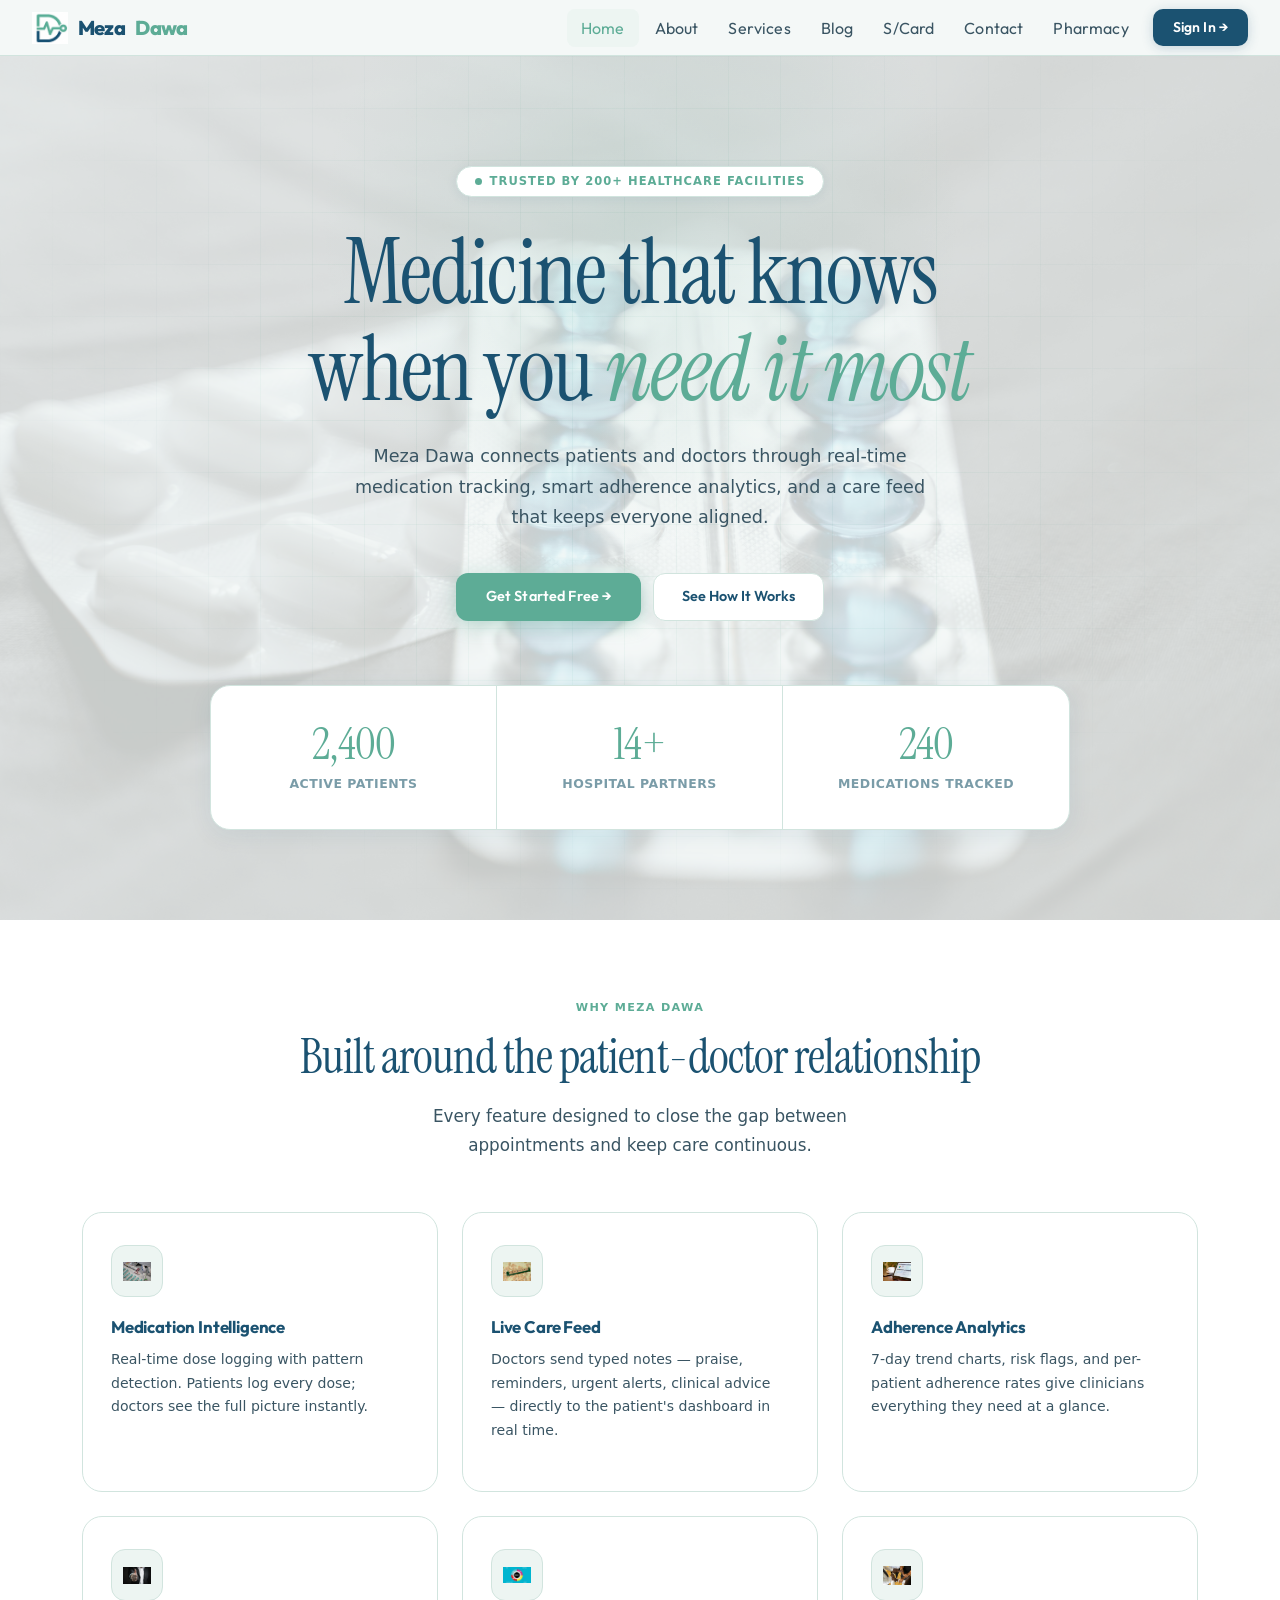
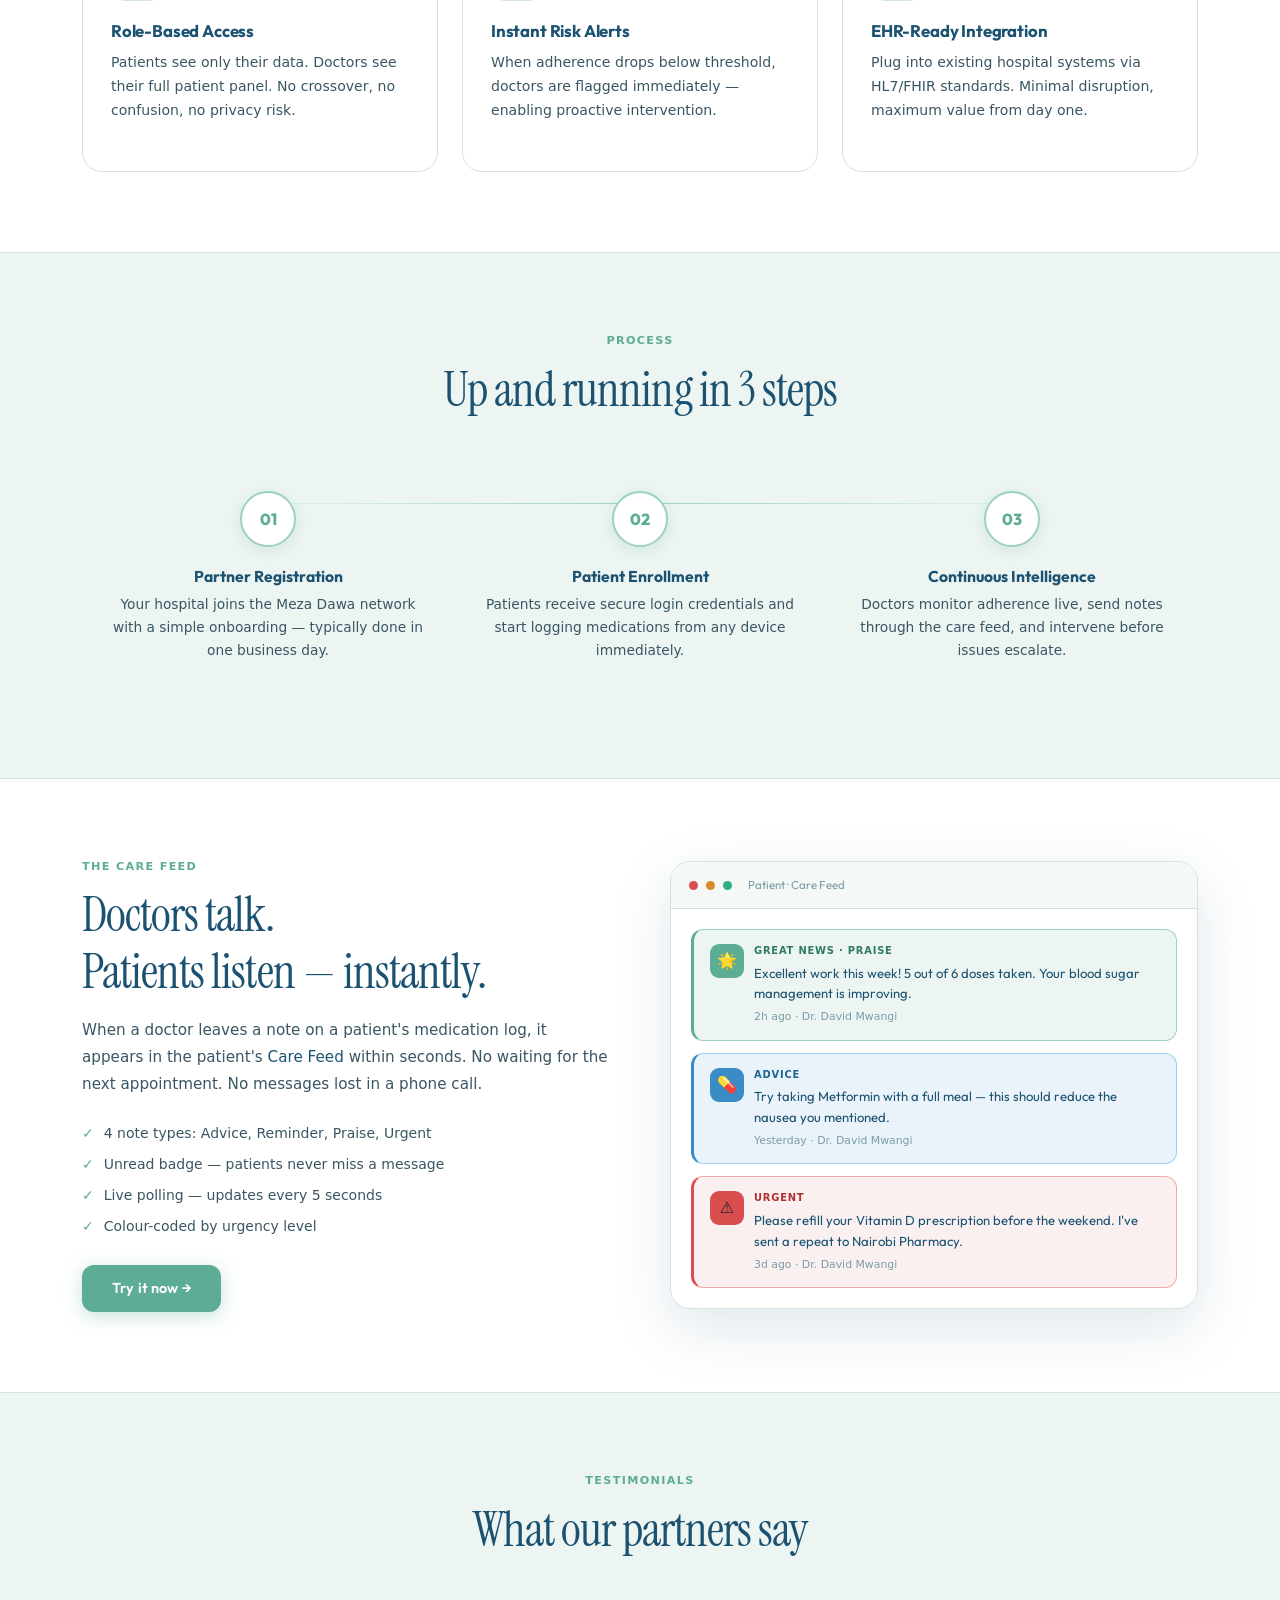
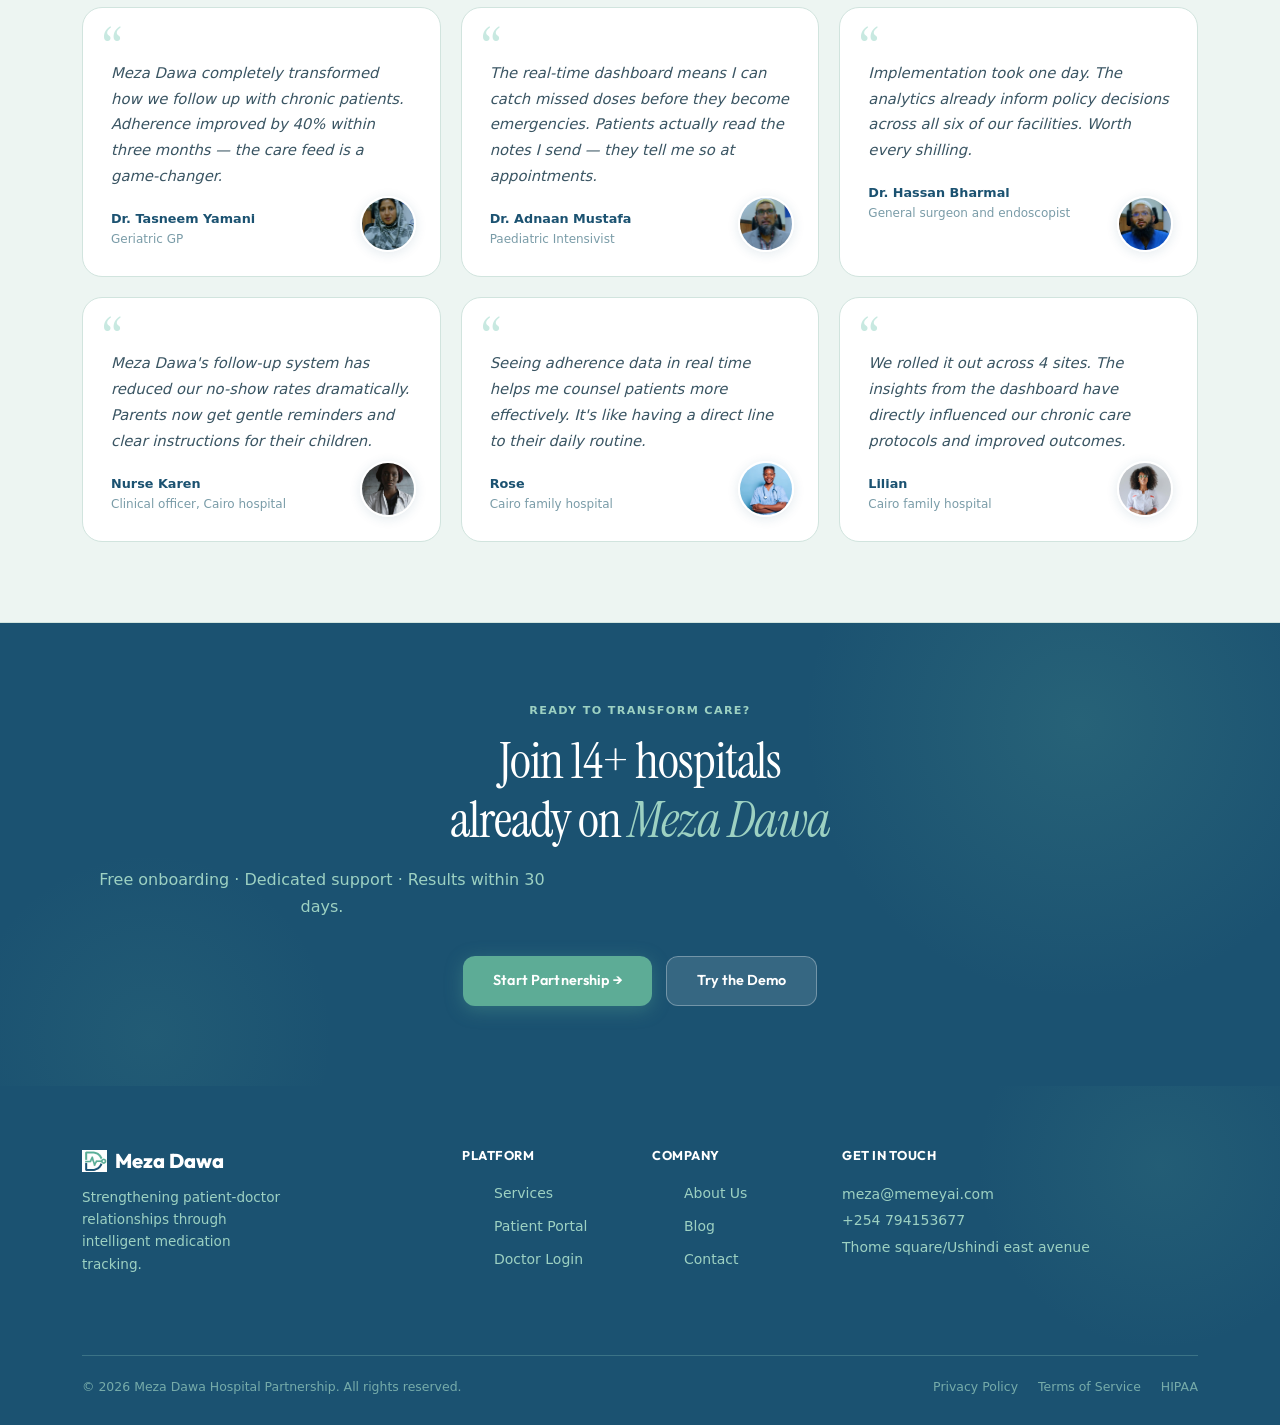
<file: index.html>
<!DOCTYPE html>
<html lang="en">
<head>
  <meta charset="UTF-8">
  <meta name="viewport" content="width=device-width, initial-scale=1.0">
  <meta name="description" content="Meza Dawa — Smart medication tracking and hospital partnership platform.">
  <title>Meza Dawa — Smart Medication Intelligence</title>
  <link rel="stylesheet" href="style.css">
  <link rel="stylesheet" href="feat-icon.css">
  <link rel="stylesheet" href="back-to-top.css">
  <link href="https://cdn.jsdelivr.net/npm/bootstrap@5.3.0/dist/css/bootstrap.min.css" rel="stylesheet">
</head>
<body>

<!-- NAVBAR -->
<nav class="navbar navbar-expand-lg">
  <div class="container-fluid">
    <a class="navbar-brand" href="index.html">
      <img src="logo.png" alt="Meza Dawa logo">
      Meza<span class="brand-dot">Dawa</span>
    </a>
    <button class="navbar-toggler" type="button" data-bs-toggle="collapse" data-bs-target="#nav">
      <span class="navbar-toggler-icon"></span>
    </button>
    <div class="collapse navbar-collapse" id="nav">
      <ul class="navbar-nav ms-auto align-items-center" style="gap:2px;">
        <li class="nav-item"><a class="nav-link active-link" href="index.html">Home</a></li>
        <li class="nav-item"><a class="nav-link" href="about.html">About</a></li>
        <li class="nav-item"><a class="nav-link" href="services.html">Services</a></li>
        <li class="nav-item"><a class="nav-link" href="blog.html">Blog</a></li>
        <li class="nav-item"><a class="nav-link" href="card.html">S/Card</a></li>
        <li class="nav-item"><a class="nav-link" href="contact.html">Contact</a></li>
        <li class="nav-item"><a class="nav-link" href="pharmacy-dashboard.html">Pharmacy</a></li>
        <li class="nav-item ms-2"><a class="btn-nav-portal nav-link" href="portal.html">Sign In →</a></li>
      </ul>
    </div>
  </div>
</nav>

<!-- HERO -->
<header class="hero" style="padding:110px 24px 90px;position:relative;">
  <div class="hero-bg" aria-hidden="true"></div>
  <div class="hero-eyebrow">Trusted by 200+ healthcare facilities</div>
  <h1>Medicine that knows<br>when you <em>need it most</em></h1>
  <p>Meza Dawa connects patients and doctors through real-time medication tracking, smart adherence analytics, and a care feed that keeps everyone aligned.</p>
  <div class="hero-actions">
    <a href="portal.html" class="btn-primary">Get Started Free →</a>
    <a href="services.html" class="btn-ghost">See How It Works</a>
  </div>

  <!-- Stats strip -->
  <div style="margin-top:64px;max-width:860px;margin-left:auto;margin-right:auto;">
    <div class="stats-strip">
      <div class="stat-cell">
        <div class="stat-num"><span id="s1">0</span></div>
        <div class="stat-lbl">Active Patients</div>
      </div>
      <div class="stat-cell">
        <div class="stat-num"><span id="s3">0</span></div>
        <div class="stat-lbl">Hospital Partners</div>
      </div>
      <div class="stat-cell">
        <div class="stat-num"><span id="s4">0</span></div>
        <div class="stat-lbl">Medications Tracked</div>
      </div>
    </div>
  </div>
<!-- Hero background image style -->
<style>
  .hero .hero-bg {
    position: absolute;
    inset: 0;
    background-image:url(dawa.jpg);
    background-size: cover;
    background-position: center top;
    background-repeat: no-repeat;
    opacity: 0.18;
    pointer-events: none;
    z-index: 0;
  }
  .hero .hero-eyebrow,
  .hero h1,
  .hero p,
  .hero .hero-actions {
    position: relative;
    z-index: 1;
  }
</style>
</header>

<!-- FEATURES -->
<section class="section">
  <div class="container">
    <div style="text-align:center;margin-bottom:52px;">
      <span class="section-label">Why Meza Dawa</span>
      <h2 class="section-title">Built around the patient-doctor relationship</h2>
      <p class="section-subtitle" style="margin:0 auto;">Every feature designed to close the gap between appointments and keep care continuous.</p>
    </div>
    <div class="grid">
      <div class="feat-card fade-in stagger-1">
        <div class="feat-icon">
          <img src="medication.jpg" alt="Medication" class="feat-icon-img">
        </div>
        <h3>Medication Intelligence</h3>
        <p>Real-time dose logging with pattern detection. Patients log every dose; doctors see the full picture instantly.</p>
      </div>
      <div class="feat-card fade-in stagger-2">
        <div class="feat-icon">
          <img src="feed.jpg" alt="Live Care Feed" class="feat-icon-img">
        </div>
        <h3>Live Care Feed</h3>
        <p>Doctors send typed notes — praise, reminders, urgent alerts, clinical advice — directly to the patient's dashboard in real time.</p>
      </div>
      <div class="feat-card fade-in stagger-3">
        <div class="feat-icon">
          <img src="analytics.jpg" alt="Adherence Analytics" class="feat-icon-img">
        </div>
        <h3>Adherence Analytics</h3>
        <p>7-day trend charts, risk flags, and per-patient adherence rates give clinicians everything they need at a glance.</p>
      </div>
      <div class="feat-card fade-in stagger-1">
        <div class="feat-icon">
          <img src="access.jpg" alt="Role-Based Access" class="feat-icon-img">
        </div>
        <h3>Role-Based Access</h3>
        <p>Patients see only their data. Doctors see their full patient panel. No crossover, no confusion, no privacy risk.</p>
      </div>
      <div class="feat-card fade-in stagger-2">
        <div class="feat-icon">
          <img src="alerts.jpg" alt="Instant Risk Alerts" class="feat-icon-img">
        </div>
        <h3>Instant Risk Alerts</h3>
        <p>When adherence drops below threshold, doctors are flagged immediately — enabling proactive intervention.</p>
      </div>
      <div class="feat-card fade-in stagger-3">
        <div class="feat-icon">
          <img src="integration.jpg" alt="EHR-Ready Integration" class="feat-icon-img">
        </div>
        <h3>EHR-Ready Integration</h3>
        <p>Plug into existing hospital systems via HL7/FHIR standards. Minimal disruption, maximum value from day one.</p>
      </div>
    </div>
  </div>
</section>

<!-- HOW IT WORKS -->
<section class="section section-alt">
  <div class="container">
    <div style="text-align:center;margin-bottom:52px;">
      <span class="section-label">Process</span>
      <h2 class="section-title">Up and running in 3 steps</h2>
    </div>
    <div class="steps-row">
      <div class="step-item">
        <div class="step-num">01</div>
        <h3>Partner Registration</h3>
        <p>Your hospital joins the Meza Dawa network with a simple onboarding — typically done in one business day.</p>
      </div>
      <div class="step-item">
        <div class="step-num">02</div>
        <h3>Patient Enrollment</h3>
        <p>Patients receive secure login credentials and start logging medications from any device immediately.</p>
      </div>
      <div class="step-item">
        <div class="step-num">03</div>
        <h3>Continuous Intelligence</h3>
        <p>Doctors monitor adherence live, send notes through the care feed, and intervene before issues escalate.</p>
      </div>
    </div>
  </div>
</section>

<!-- DASHBOARD PREVIEW -->
<section class="section">
  <div class="container">
    <div style="display:grid;grid-template-columns:1fr 1fr;gap:60px;align-items:center;" class="split-grid">
      <div>
        <span class="section-label">The Care Feed</span>
        <h2 class="section-title">Doctors talk.<br>Patients listen — instantly.</h2>
        <p style="color:#3A5563;font-size:0.95rem;line-height:1.8;margin-bottom:24px;font-weight:300;">When a doctor leaves a note on a patient's medication log, it appears in the patient's <strong style="color:#1B5271;">Care Feed</strong> within seconds. No waiting for the next appointment. No messages lost in a phone call.</p>
        <div style="display:flex;flex-direction:column;gap:10px;margin-bottom:28px;">
          <div style="display:flex;gap:10px;align-items:center;font-size:0.875rem;color:#3A5563;"><span style="color:#5DAC96;font-weight:700;">✓</span> 4 note types: Advice, Reminder, Praise, Urgent</div>
          <div style="display:flex;gap:10px;align-items:center;font-size:0.875rem;color:#3A5563;"><span style="color:#5DAC96;font-weight:700;">✓</span> Unread badge — patients never miss a message</div>
          <div style="display:flex;gap:10px;align-items:center;font-size:0.875rem;color:#3A5563;"><span style="color:#5DAC96;font-weight:700;">✓</span> Live polling — updates every 5 seconds</div>
          <div style="display:flex;gap:10px;align-items:center;font-size:0.875rem;color:#3A5563;"><span style="color:#5DAC96;font-weight:700;">✓</span> Colour-coded by urgency level</div>
        </div>
        <a href="portal.html" class="btn-primary">Try it now →</a>
      </div>

      <!-- Mini mockup -->
      <div style="background:#FFFFFF;border:1px solid #D1E4DE;border-radius:20px;overflow:hidden;box-shadow:0 20px 60px rgba(27,82,113,0.14);">
        <div style="background:#F4F8F7;border-bottom:1px solid #D1E4DE;padding:14px 18px;display:flex;align-items:center;gap:8px;">
          <div style="width:9px;height:9px;border-radius:50%;background:#D94F4F;"></div>
          <div style="width:9px;height:9px;border-radius:50%;background:#D98A2A;"></div>
          <div style="width:9px;height:9px;border-radius:50%;background:#2DAF83;"></div>
          <span style="font-size:0.72rem;color:#7A9CA8;margin-left:8px;font-family:'Outfit',sans-serif;">Patient · Care Feed</span>
        </div>
        <div style="padding:20px;display:flex;flex-direction:column;gap:12px;">
          <div style="background:#EDF5F2;border:1px solid #9DD1C2;border-left:3px solid #5DAC96;border-radius:12px;padding:14px 16px;">
            <div style="display:flex;gap:10px;align-items:flex-start;">
              <div style="width:34px;height:34px;border-radius:9px;background:#5DAC96;display:flex;align-items:center;justify-content:center;font-size:1rem;flex-shrink:0;">🌟</div>
              <div>
                <div style="font-size:0.62rem;font-weight:800;letter-spacing:0.08em;text-transform:uppercase;color:#2E7A65;margin-bottom:4px;">Great News · Praise</div>
                <p style="font-size:0.82rem;color:#1B5271;margin:0;line-height:1.55;font-family:'Outfit',sans-serif;">Excellent work this week! 5 out of 6 doses taken. Your blood sugar management is improving.</p>
                <div style="font-size:0.68rem;color:#7A9CA8;margin-top:6px;">2h ago · Dr. David Mwangi</div>
              </div>
            </div>
          </div>
          <div style="background:#EAF3FA;border:1px solid #9DD0F0;border-left:3px solid #3A8DC4;border-radius:12px;padding:14px 16px;">
            <div style="display:flex;gap:10px;align-items:flex-start;">
              <div style="width:34px;height:34px;border-radius:9px;background:#3A8DC4;display:flex;align-items:center;justify-content:center;font-size:1rem;flex-shrink:0;">💊</div>
              <div>
                <div style="font-size:0.62rem;font-weight:800;letter-spacing:0.08em;text-transform:uppercase;color:#1A6496;margin-bottom:4px;">Advice</div>
                <p style="font-size:0.82rem;color:#1B5271;margin:0;line-height:1.55;font-family:'Outfit',sans-serif;">Try taking Metformin with a full meal — this should reduce the nausea you mentioned.</p>
                <div style="font-size:0.68rem;color:#7A9CA8;margin-top:6px;">Yesterday · Dr. David Mwangi</div>
              </div>
            </div>
          </div>
          <div style="background:#FAF0F0;border:1px solid #F0AAAA;border-left:3px solid #D94F4F;border-radius:12px;padding:14px 16px;">
            <div style="display:flex;gap:10px;align-items:flex-start;">
              <div style="width:34px;height:34px;border-radius:9px;background:#D94F4F;display:flex;align-items:center;justify-content:center;font-size:1rem;flex-shrink:0;">⚠️</div>
              <div>
                <div style="font-size:0.62rem;font-weight:800;letter-spacing:0.08em;text-transform:uppercase;color:#B03030;margin-bottom:4px;">Urgent</div>
                <p style="font-size:0.82rem;color:#1B5271;margin:0;line-height:1.55;font-family:'Outfit',sans-serif;">Please refill your Vitamin D prescription before the weekend. I've sent a repeat to Nairobi Pharmacy.</p>
                <div style="font-size:0.68rem;color:#7A9CA8;margin-top:6px;">3d ago · Dr. David Mwangi</div>
              </div>
            </div>
          </div>
        </div>
      </div>
    </div>
  </div>
</section>

<style>.split-grid{grid-template-columns:1fr 1fr;}@media(max-width:768px){.split-grid{grid-template-columns:1fr!important;}}</style>

<!-- TESTIMONIALS -->
<section class="section section-alt">
  <div class="container">
    <div style="text-align:center;margin-bottom:48px;">
      <span class="section-label">Testimonials</span>
      <h2 class="section-title">What our partners say</h2>
    </div>
    <!-- 3×2 grid of testimonials with small circular avatars (bottom-right) -->
    <!-- Replace the src paths below with your own JPG images (recommended size ~200x200px) -->
    <div class="grid-3">
      <div class="testimonial-card">
        <p class="testimonial-text">Meza Dawa completely transformed how we follow up with chronic patients. Adherence improved by 40% within three months — the care feed is a game-changer.</p>
        <div class="testimonial-author">Dr. Tasneem Yamani</div>
        <div class="testimonial-role">Geriatric GP </div>
        <img class="testimonial-avatar" src="Yamani.png" alt="">
      </div>
      <div class="testimonial-card">
        <p class="testimonial-text">The real-time dashboard means I can catch missed doses before they become emergencies. Patients actually read the notes I send — they tell me so at appointments.</p>
        <div class="testimonial-author">Dr. Adnaan Mustafa</div>
        <div class="testimonial-role">Paediatric Intensivist</div>
        <img class="testimonial-avatar" src="Adnaan.png" alt="">
      </div>
      <div class="testimonial-card">
        <p class="testimonial-text">Implementation took one day. The analytics already inform policy decisions across all six of our facilities. Worth every shilling.</p>
        <div class="testimonial-author">Dr. Hassan Bharmal</div>
        <div class="testimonial-role">General surgeon and endoscopist</div>
        <img class="testimonial-avatar" src="Hassan.png" alt="">
      </div>

      <!-- Row 2 -->
      <div class="testimonial-card">
        <p class="testimonial-text">Meza Dawa's follow-up system has reduced our no-show rates dramatically. Parents now get gentle reminders and clear instructions for their children.</p>
        <div class="testimonial-author">Nurse Karen</div>
        <div class="testimonial-role">Clinical officer, Cairo hospital</div>
        <img class="testimonial-avatar" src="faith.jpg" alt="">
      </div>
      <div class="testimonial-card">
        <p class="testimonial-text">Seeing adherence data in real time helps me counsel patients more effectively. It's like having a direct line to their daily routine.</p>
        <div class="testimonial-author">Rose</div>
        <div class="testimonial-role">Cairo family hospital</div>
        <img class="testimonial-avatar" src="rose.jpg" alt="">
      </div>
      <div class="testimonial-card">
        <p class="testimonial-text">We rolled it out across 4 sites. The insights from the dashboard have directly influenced our chronic care protocols and improved outcomes.</p>
        <div class="testimonial-author">Lilian</div>
        <div class="testimonial-role">Cairo family hospital</div>
        <img class="testimonial-avatar" src="mercy.jpg" alt="">
      </div>
    </div>
  </div>
</section>

<!-- CTA -->
<section class="cta-band">
  <div class="container" style="text-align:center;position:relative;z-index:1;">
    <span class="section-label" style="color:#9DD1C2;">Ready to transform care?</span>
    <h2>Join 14+ hospitals<br>already on <em>Meza Dawa</em></h2>
    <p>Free onboarding · Dedicated support · Results within 30 days.</p>
    <div style="display:flex;gap:14px;justify-content:center;flex-wrap:wrap;">
      <a href="contact.html" class="btn-primary">Start Partnership →</a>
      <a href="portal.html" style="background:rgba(255,255,255,0.12);color:#FFFFFF;border:1.5px solid rgba(255,255,255,0.3);padding:13px 30px;border-radius:12px;font-family:'Outfit',sans-serif;font-weight:600;font-size:0.9rem;text-decoration:none;transition:all 0.2s ease;display:inline-flex;align-items:center;gap:8px;" onmouseenter="this.style.background='rgba(255,255,255,0.2)'" onmouseleave="this.style.background='rgba(255,255,255,0.12)'">Try the Demo</a>
    </div>                                                               
  </div>         
</section>  

<!-- FOOTER -->
<footer class="main-footer">
  <div class="container">
    <div class="row">
      <div class="col-md-4 mb-4">
        <div class="footer-brand"><img src="logo.png" alt="">Meza Dawa</div>
        <p class="footer-tagline">Strengthening patient-doctor relationships through intelligent medication tracking.</p>
      </div>
      <div class="col-md-2 mb-4">
        <div class="footer-heading">Platform</div>
        <ul class="footer-links">
          <li><a href="services.html">Services</a></li>
          <li><a href="portal.html">Patient Portal</a></li>
          <li><a href="portal.html">Doctor Login</a></li>
        </ul>
      </div>
      <div class="col-md-2 mb-4">
        <div class="footer-heading">Company</div>
        <ul class="footer-links">
          <li><a href="about.html">About Us</a></li>
          <li><a href="blog.html">Blog</a></li>
          <li><a href="contact.html">Contact</a></li>
        </ul>
      </div>
      <div class="col-md-4 mb-4">
        <div class="footer-heading">Get in Touch</div>
        <p style="color:#9DD1C2;font-size:0.875rem;line-height:1.9;font-weight:300;">meza@memeyai.com<br>+254 794153677<br>Thome square/Ushindi east avenue</p>
      </div>
    </div>
    <div class="footer-bottom">
      <span class="footer-copy">© 2026 Meza Dawa Hospital Partnership. All rights reserved.</span>
      <div class="footer-legal"><a href="#">Privacy Policy</a><a href="#">Terms of Service</a><a href="#">HIPAA</a></div>
    </div>
  </div>
</footer>

<script src="https://cdn.jsdelivr.net/npm/bootstrap@5.3.0/dist/js/bootstrap.bundle.min.js"></script>
<script src="script.js"></script>
<script>
function animCount(id, target, suffix, dur) {
  const el = document.getElementById(id);
  if (!el) return;
  let cur = 0;
  const step = target / (dur / 16);
  const t = setInterval(() => {
    cur = Math.min(cur + step, target);
    el.textContent = Math.floor(cur).toLocaleString() + suffix;
    if (cur >= target) clearInterval(t);
  }, 16);
}
const obs = new IntersectionObserver(e => {
  if (e[0].isIntersecting) {
    animCount('s1', 2400, '', 2000);
    animCount('s3', 14, '+', 1600);
    animCount('s4', 240, '', 2000);
    obs.disconnect();
  }
});
const firstStat = document.getElementById('s1');
if (firstStat) obs.observe(firstStat);

const reveals = document.querySelectorAll('.fade-in');
const ro = new IntersectionObserver(e => e.forEach(en => { if(en.isIntersecting) en.target.style.animationPlayState='running'; }), {threshold:0.1});
reveals.forEach(el => { el.style.animationPlayState='paused'; ro.observe(el); });
</script>
<script src="back-to-top.js"></script>
</body>
</html>
</file>
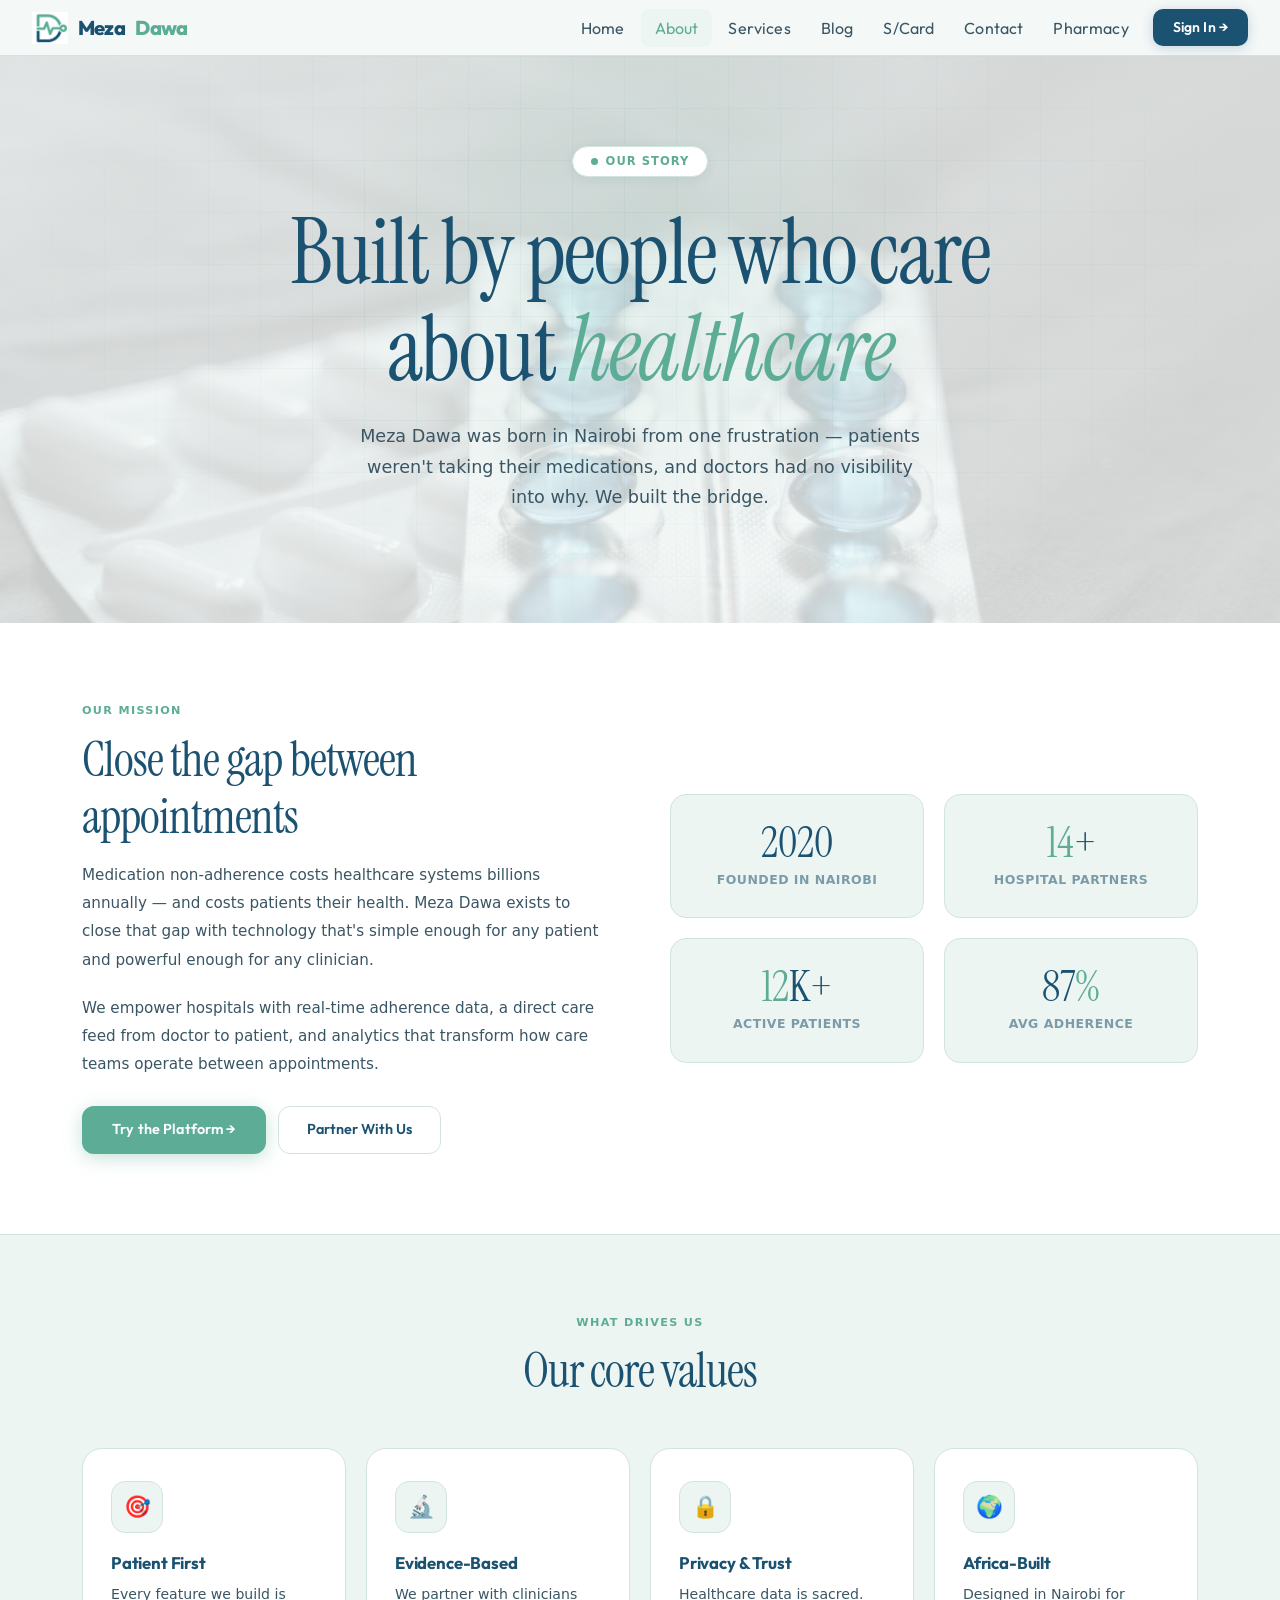
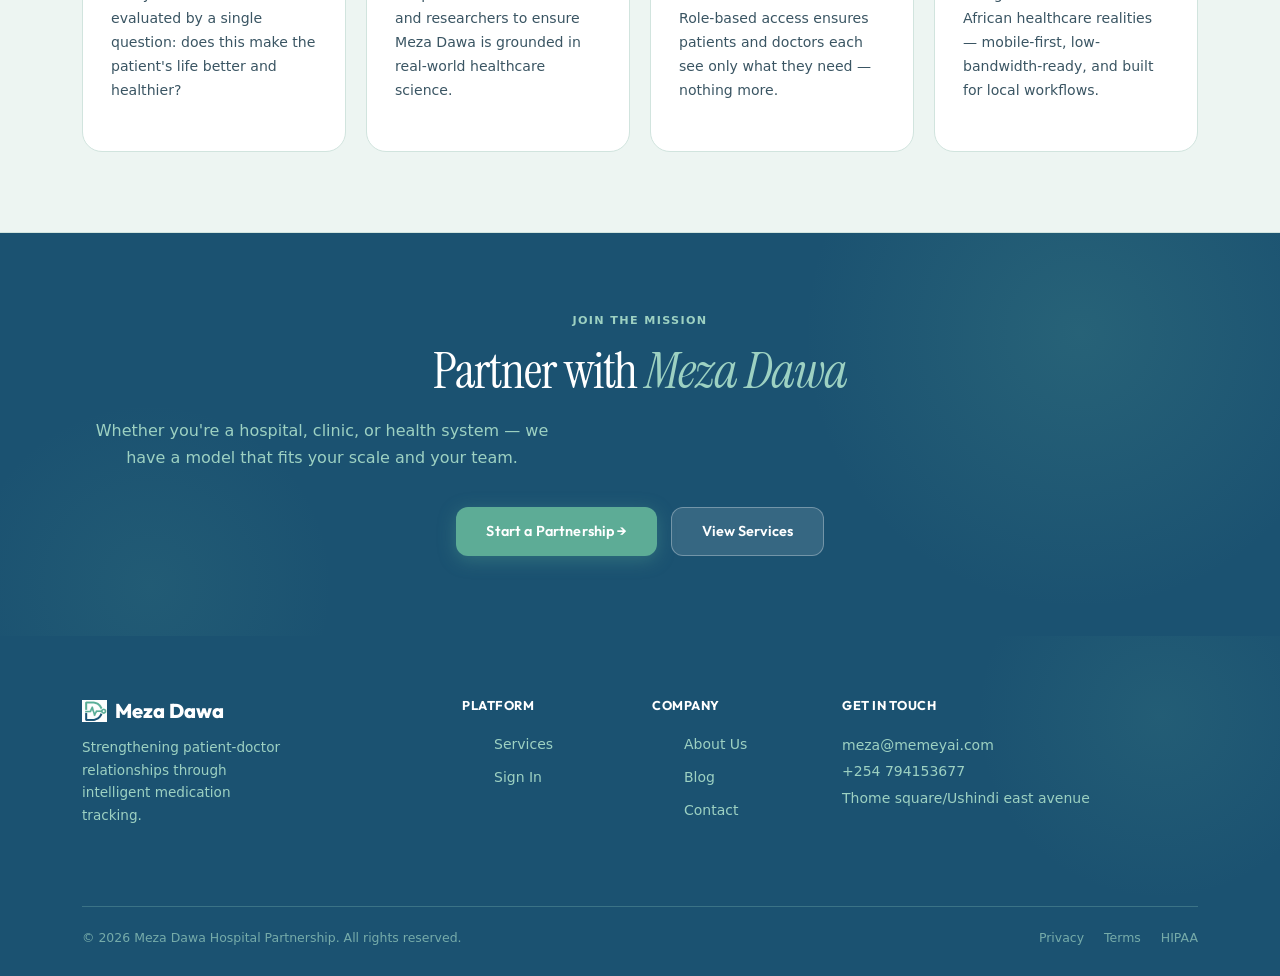
<file: about.html>
<!DOCTYPE html>
<html lang="en">
<head>
  <meta charset="UTF-8">
  <meta name="viewport" content="width=device-width, initial-scale=1.0">
  <title>About Us — Meza Dawa</title>
  <link rel="stylesheet" href="style.css">
  <link rel="stylesheet" href="feat-icon.css">
  <link rel="stylesheet" href="back-to-top.css">
  <link href="https://cdn.jsdelivr.net/npm/bootstrap@5.3.0/dist/css/bootstrap.min.css" rel="stylesheet">
  <style>
    .about-split { display:grid; grid-template-columns:1fr 1fr; gap:60px; align-items:center; }
    .team-grid   { display:grid; grid-template-columns:repeat(auto-fit,minmax(220px,1fr)); gap:20px; }
    .value-grid  { display:grid; grid-template-columns:repeat(auto-fit,minmax(240px,1fr)); gap:20px; }
    @media(max-width:768px) { .about-split { grid-template-columns:1fr; gap:36px; } }
  </style>
</head>
<body>

<nav class="navbar navbar-expand-lg">
  <div class="container-fluid">
    <a class="navbar-brand" href="index.html"><img src="logo.png" alt="Meza Dawa"> Meza <span class="brand-dot">Dawa</span></a>
    <button class="navbar-toggler" type="button" data-bs-toggle="collapse" data-bs-target="#nav"><span class="navbar-toggler-icon"></span></button>
    <div class="collapse navbar-collapse" id="nav">
      <ul class="navbar-nav ms-auto align-items-center" style="gap:2px;">
        <li class="nav-item"><a class="nav-link" href="index.html">Home</a></li>
        <li class="nav-item"><a class="nav-link active-link" href="about.html">About</a></li>
        <li class="nav-item"><a class="nav-link" href="services.html">Services</a></li>
        <li class="nav-item"><a class="nav-link" href="blog.html">Blog</a></li>
        <li class="nav-item"><a class="nav-link" href="card.html">S/Card</a></li>
        <li class="nav-item"><a class="nav-link" href="contact.html">Contact</a></li>
        <li class="nav-item"><a class="nav-link" href="pharmacy-dashboard.html">Pharmacy</a></li>
        <li class="nav-item ms-2"><a class="btn-nav-portal nav-link" href="portal.html">Sign In →</a></li>
      </ul>
    </div>
  </div>
</nav>

<!-- HERO -->
<header class="hero" style="padding:90px 24px 70px;position:relative;">
  <div class="hero-bg" aria-hidden="true"></div>
  <div class="hero-eyebrow">Our Story</div>
  <h1>Built by people who care<br>about <em>healthcare</em></h1>
  <p>Meza Dawa was born in Nairobi from one frustration — patients weren't taking their medications, and doctors had no visibility into why. We built the bridge.</p>
<!-- Hero background image style -->
<style>
  .hero .hero-bg {
    position: absolute;
    inset: 0;
    background-image: url('dawa.jpg');
    background-size: cover;
    background-position: center top;
    background-repeat: no-repeat;
    opacity: 0.18;
    pointer-events: none;
    z-index: 0;
  }
  .hero .hero-eyebrow,
  .hero h1,
  .hero p,
  .hero .hero-actions {
    position: relative;
    z-index: 1;
  }
</style>
</header>

<!-- MISSION -->
<section class="section">
  <div class="container">
    <div class="about-split">
      <div>
        <span class="section-label">Our Mission</span>
        <h2 class="section-title">Close the gap between appointments</h2>
        <p style="color:#3A5563;font-size:0.95rem;line-height:1.85;margin-bottom:20px;font-weight:300;">Medication non-adherence costs healthcare systems billions annually — and costs patients their health. Meza Dawa exists to close that gap with technology that's simple enough for any patient and powerful enough for any clinician.</p>
        <p style="color:#3A5563;font-size:0.95rem;line-height:1.85;font-weight:300;">We empower hospitals with real-time adherence data, a direct care feed from doctor to patient, and analytics that transform how care teams operate between appointments.</p>
        <div style="margin-top:28px;display:flex;gap:12px;flex-wrap:wrap;">
          <a href="portal.html" class="btn-primary">Try the Platform →</a>
          <a href="contact.html" class="btn-ghost">Partner With Us</a>
        </div>
      </div>
      <div class="value-grid" style="grid-template-columns:1fr 1fr;">
        <div style="background:#EDF5F2;border:1px solid #D1E4DE;border-radius:16px;padding:28px 22px;text-align:center;">
          <div style="font-family:'Instrument Serif',serif;font-size:2.6rem;color:#1B5271;line-height:1;margin-bottom:6px;">2020</div>
          <div style="font-size:0.78rem;font-weight:600;color:#7A9CA8;letter-spacing:0.04em;text-transform:uppercase;">Founded in Nairobi</div>
        </div>
        <div style="background:#EDF5F2;border:1px solid #D1E4DE;border-radius:16px;padding:28px 22px;text-align:center;">
          <div style="font-family:'Instrument Serif',serif;font-size:2.6rem;color:#5DAC96;line-height:1;margin-bottom:6px;">14<span style="color:#1B5271;">+</span></div>
          <div style="font-size:0.78rem;font-weight:600;color:#7A9CA8;letter-spacing:0.04em;text-transform:uppercase;">Hospital Partners</div>
        </div>
        <div style="background:#EDF5F2;border:1px solid #D1E4DE;border-radius:16px;padding:28px 22px;text-align:center;">
          <div style="font-family:'Instrument Serif',serif;font-size:2.6rem;color:#5DAC96;line-height:1;margin-bottom:6px;">12<span style="color:#1B5271;">K+</span></div>
          <div style="font-size:0.78rem;font-weight:600;color:#7A9CA8;letter-spacing:0.04em;text-transform:uppercase;">Active Patients</div>
        </div>
        <div style="background:#EDF5F2;border:1px solid #D1E4DE;border-radius:16px;padding:28px 22px;text-align:center;">
          <div style="font-family:'Instrument Serif',serif;font-size:2.6rem;color:#1B5271;line-height:1;margin-bottom:6px;">87<span style="color:#5DAC96;">%</span></div>
          <div style="font-size:0.78rem;font-weight:600;color:#7A9CA8;letter-spacing:0.04em;text-transform:uppercase;">Avg Adherence</div>
        </div>
      </div>
    </div>
  </div>
</section>

<!-- VALUES -->
<section class="section section-alt">
  <div class="container">
    <div style="text-align:center;margin-bottom:48px;">
      <span class="section-label">What Drives Us</span>
      <h2 class="section-title">Our core values</h2>
    </div>
    <div class="value-grid">
      <div class="feat-card">
        <div class="feat-icon">🎯</div>
        <h3>Patient First</h3>
        <p>Every feature we build is evaluated by a single question: does this make the patient's life better and healthier?</p>
      </div>
      <div class="feat-card">
        <div class="feat-icon">🔬</div>
        <h3>Evidence-Based</h3>
        <p>We partner with clinicians and researchers to ensure Meza Dawa is grounded in real-world healthcare science.</p>
      </div>
      <div class="feat-card">
        <div class="feat-icon">🔒</div>
        <h3>Privacy & Trust</h3>
        <p>Healthcare data is sacred. Role-based access ensures patients and doctors each see only what they need — nothing more.</p>
      </div>
      <div class="feat-card">
        <div class="feat-icon">🌍</div>
        <h3>Africa-Built</h3>
        <p>Designed in Nairobi for African healthcare realities — mobile-first, low-bandwidth-ready, and built for local workflows.</p>
      </div>
    </div>
  </div>
</section>

<!-- CTA -->
<section class="cta-band">
  <div class="container" style="text-align:center;position:relative;z-index:1;">
    <span class="section-label" style="color:#9DD1C2;">Join the mission</span>
    <h2>Partner with <em>Meza Dawa</em></h2>
    <p>Whether you're a hospital, clinic, or health system — we have a model that fits your scale and your team.</p>
    <div style="display:flex;gap:14px;justify-content:center;flex-wrap:wrap;">
      <a href="contact.html" class="btn-primary">Start a Partnership →</a>
      <a href="services.html" style="background:rgba(255,255,255,0.12);color:#FFFFFF;border:1.5px solid rgba(255,255,255,0.3);padding:13px 30px;border-radius:12px;font-family:'Outfit',sans-serif;font-weight:600;font-size:0.9rem;text-decoration:none;display:inline-flex;align-items:center;gap:8px;">View Services</a>
    </div>
  </div>
</section>

<footer class="main-footer">
  <div class="container">
    <div class="row">
      <div class="col-md-4 mb-4">
        <div class="footer-brand"><img src="logo.png" alt="">Meza Dawa</div>
        <p class="footer-tagline">Strengthening patient-doctor relationships through intelligent medication tracking.</p>
      </div>
      <div class="col-md-2 mb-4">
        <div class="footer-heading">Platform</div>
        <ul class="footer-links">
          <li><a href="services.html">Services</a></li>
          <li><a href="portal.html">Sign In</a></li>
        </ul>
      </div>
      <div class="col-md-2 mb-4">
        <div class="footer-heading">Company</div>
        <ul class="footer-links">
          <li><a href="about.html">About Us</a></li>
          <li><a href="blog.html">Blog</a></li>
          <li><a href="contact.html">Contact</a></li>
        </ul>
      </div>
      <div class="col-md-4 mb-4">
        <div class="footer-heading">Get in Touch</div>
        <p style="color:#9DD1C2;font-size:0.875rem;line-height:1.9;font-weight:300;">meza@memeyai.com<br>+254 794153677<br>Thome square/Ushindi east avenue</p>
      </div>
    </div>
    <div class="footer-bottom">
      <span class="footer-copy">© 2026 Meza Dawa Hospital Partnership. All rights reserved.</span>
      <div class="footer-legal"><a href="#">Privacy</a><a href="#">Terms</a><a href="#">HIPAA</a></div>
    </div>
  </div>
</footer>

<script src="https://cdn.jsdelivr.net/npm/bootstrap@5.3.0/dist/js/bootstrap.bundle.min.js"></script>
<script src="script.js"></script>
<script src="back-to-top.js"></script>
</body>
</html>
</file>
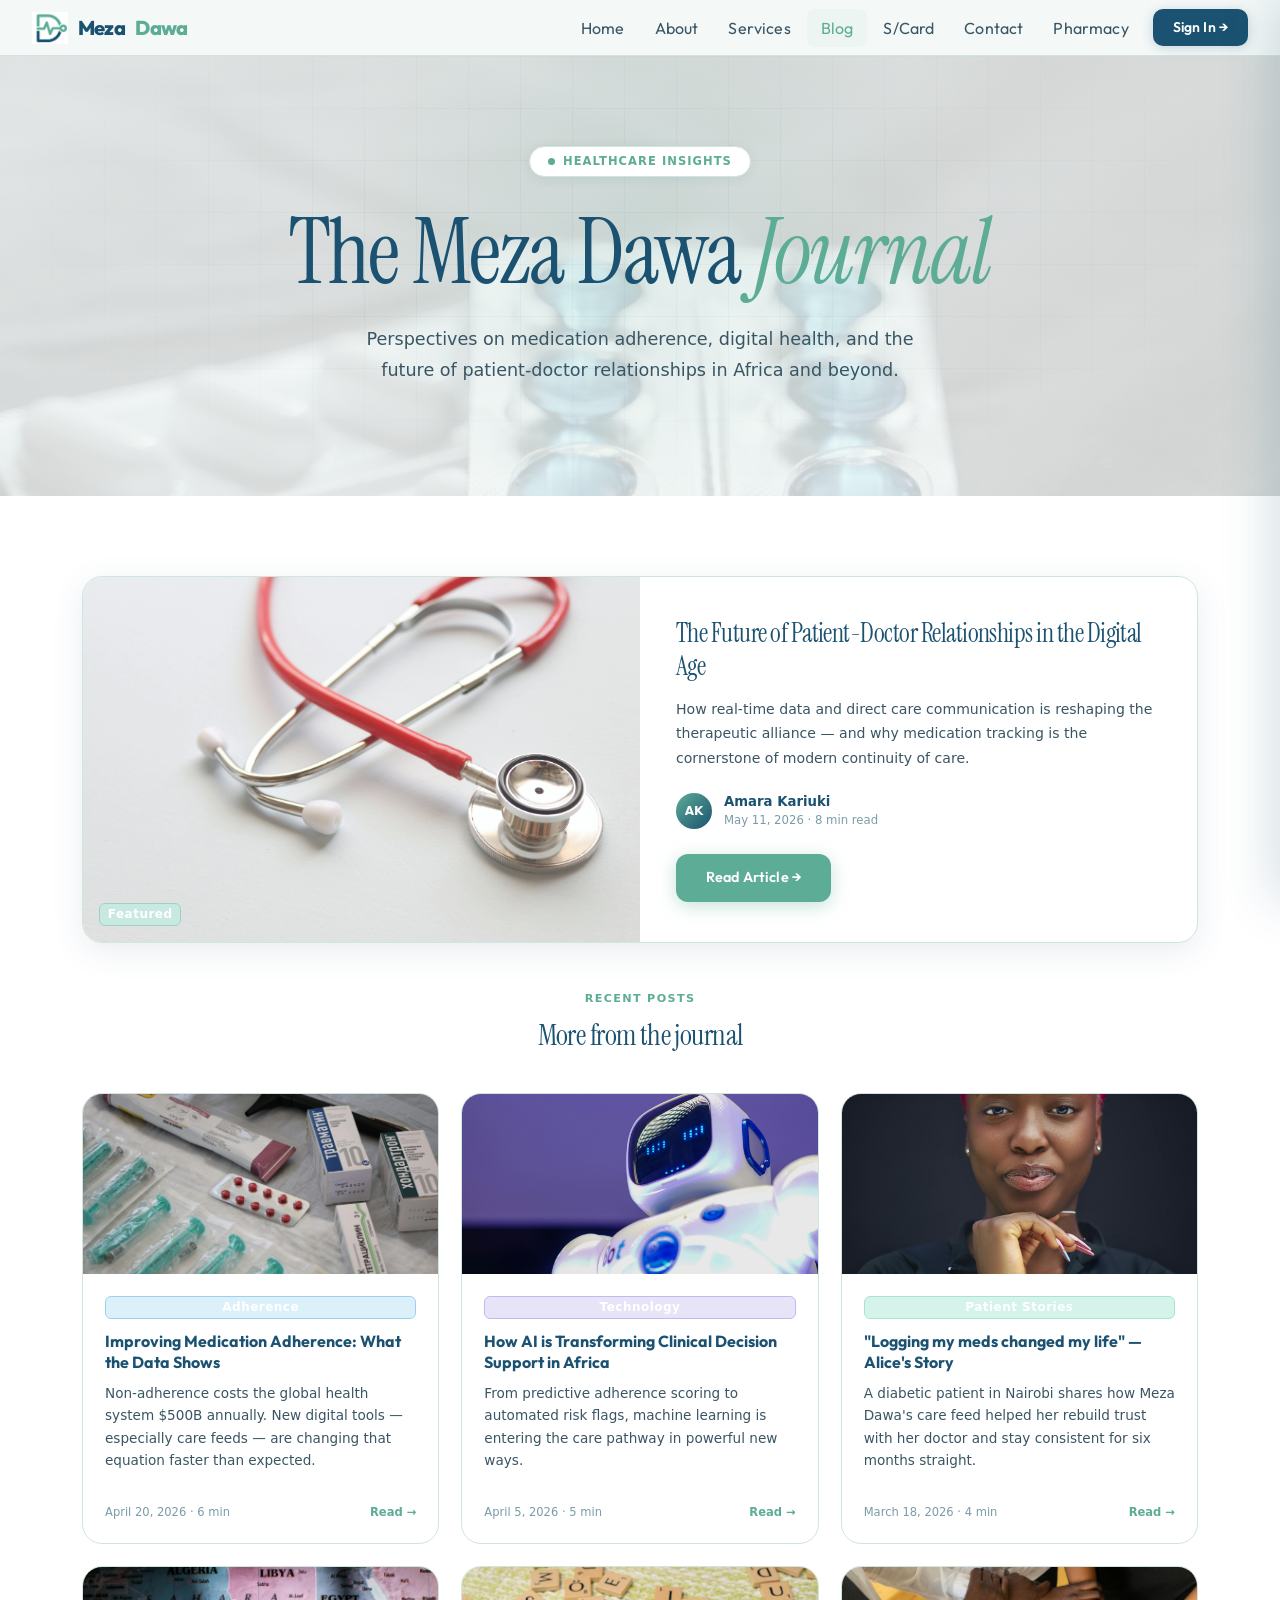
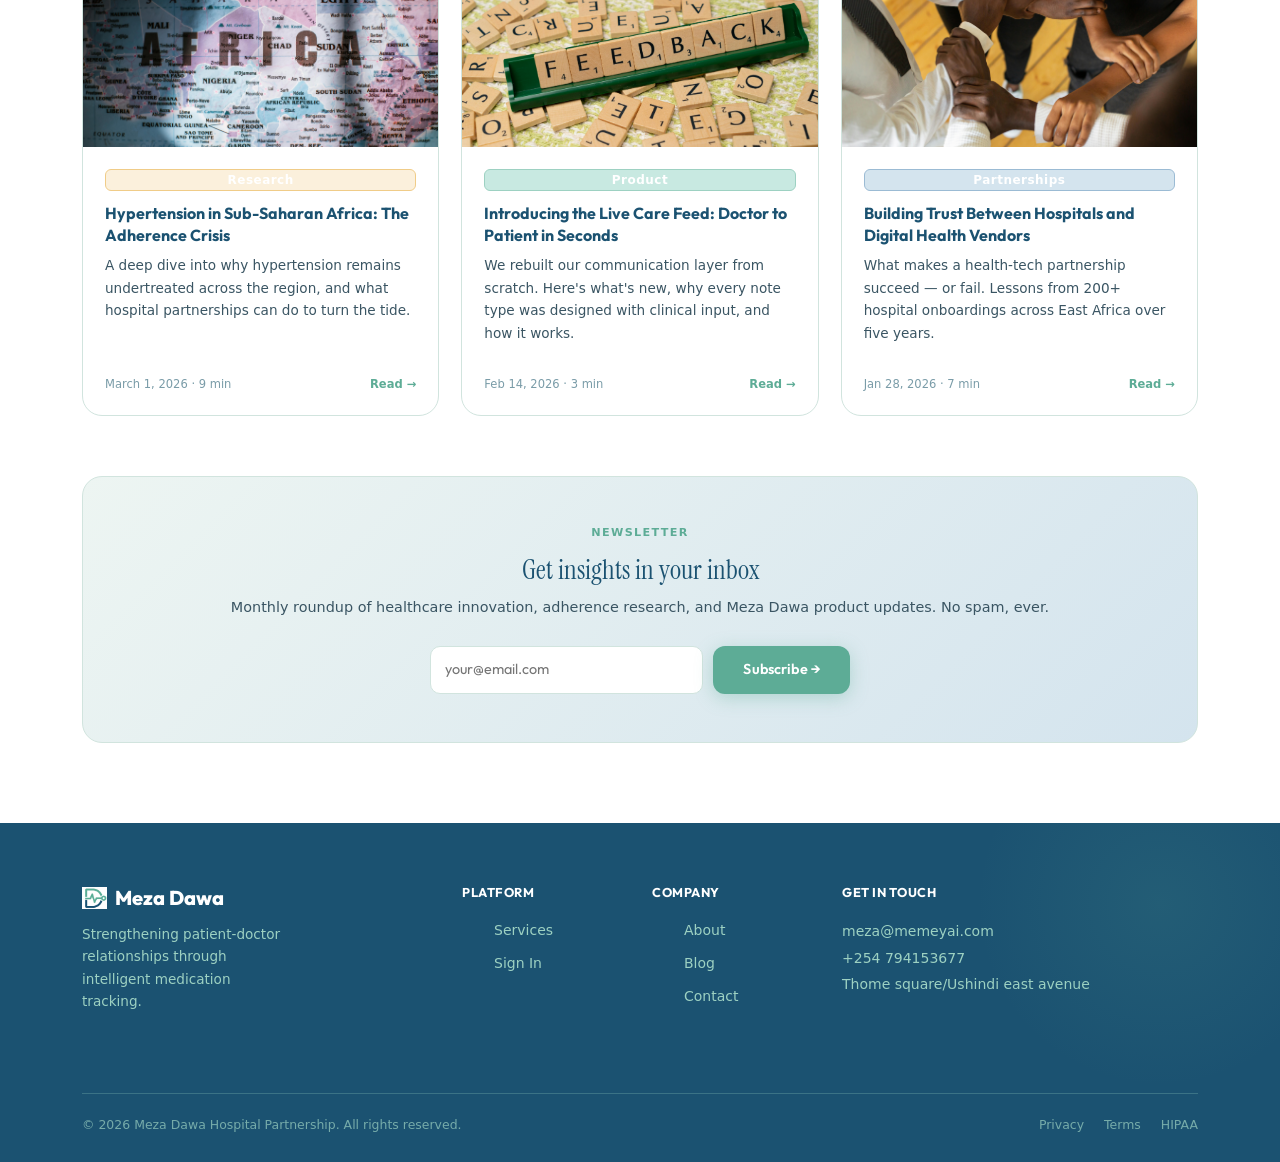
<file: blog.html>
<!DOCTYPE html>
<html lang="en">
<head>
  <meta charset="UTF-8">
  <meta name="viewport" content="width=device-width, initial-scale=1.0">
  <title>Blog — Meza Dawa</title>
  <link rel="stylesheet" href="style.css">
  <link rel="stylesheet" href="feat-icon.css">
  <link rel="stylesheet" href="back-to-top.css">
  <link href="https://cdn.jsdelivr.net/npm/bootstrap@5.3.0/dist/css/bootstrap.min.css" rel="stylesheet">
  <style>
    /* ── ARTICLE MODAL ─────────────────────────────────────── */
    .article-overlay {
      position: fixed;
      inset: 0;
      background: rgba(11, 28, 40, 0.55);
      backdrop-filter: blur(4px);
      z-index: 2000;
      opacity: 0;
      pointer-events: none;
      transition: opacity 0.32s ease;
    }
    .article-overlay.open {
      opacity: 1;
      pointer-events: all;
    }

    .article-drawer {
      position: fixed;
      top: 0; right: 0; bottom: 0;
      width: min(720px, 100vw);
      background: #FFFFFF;
      z-index: 2001;
      transform: translateX(100%);
      transition: transform 0.38s cubic-bezier(0.4, 0, 0.2, 1);
      display: flex;
      flex-direction: column;
      overflow: hidden;
      box-shadow: -8px 0 48px rgba(27, 82, 113, 0.18);
    }
    .article-drawer.open {
      transform: translateX(0);
    }

    /* reading progress bar */
    .read-progress {
      position: sticky;
      top: 0;
      height: 3px;
      background: #EDF5F2;
      z-index: 10;
      flex-shrink: 0;
    }
    .read-progress-fill {
      height: 100%;
      background: linear-gradient(90deg, #5DAC96, #9DD1C2);
      width: 0%;
      transition: width 0.1s linear;
    }

    /* drawer top bar */
    .drawer-topbar {
      display: flex;
      align-items: center;
      justify-content: space-between;
      padding: 16px 28px;
      border-bottom: 1px solid #D1E4DE;
      background: #F4F8F7;
      flex-shrink: 0;
    }
    .drawer-topbar-meta {
      font-size: 0.75rem;
      color: #7A9CA8;
      font-family: 'Outfit', sans-serif;
      font-weight: 500;
      display: flex;
      align-items: center;
      gap: 16px;
    }
    .drawer-close {
      width: 36px; height: 36px;
      border-radius: 50%;
      background: #FFFFFF;
      border: 1px solid #D1E4DE;
      display: flex; align-items: center; justify-content: center;
      cursor: pointer;
      font-size: 1rem;
      color: #3A5563;
      transition: all 0.18s ease;
      flex-shrink: 0;
    }
    .drawer-close:hover {
      background: #FAE8E8;
      border-color: #F0AAAA;
      color: #D94F4F;
    }

    /* article body scroll area */
    .drawer-body {
      flex: 1;
      overflow-y: auto;
      padding: 40px 48px 60px;
    }
    @media (max-width: 600px) {
      .drawer-body { padding: 28px 22px 48px; }
      .drawer-topbar { padding: 14px 18px; }
    }

    /* article typography */
    .article-category {
      font-size: 0.7rem;
      font-weight: 800;
      letter-spacing: 0.10em;
      text-transform: uppercase;
      margin-bottom: 14px;
      display: block;
    }
    .article-title {
      font-family: 'Instrument Serif', serif;
      font-weight: 400;
      font-size: clamp(1.7rem, 4vw, 2.4rem);
      color: #1B5271;
      line-height: 1.2;
      letter-spacing: -0.02em;
      margin-bottom: 20px;
    }
    .article-author-row {
      display: flex;
      align-items: center;
      gap: 14px;
      padding: 16px 0;
      border-top: 1px solid #D1E4DE;
      border-bottom: 1px solid #D1E4DE;
      margin-bottom: 32px;
    }
    .article-author-avatar {
      width: 44px; height: 44px;
      border-radius: 50%;
      display: flex; align-items: center; justify-content: center;
      font-family: 'Outfit', sans-serif;
      font-weight: 800; font-size: 0.85rem;
      color: #FFFFFF;
      flex-shrink: 0;
    }
    .article-author-name { font-size: 0.875rem; font-weight: 700; color: #1B5271; }
    .article-author-role { font-size: 0.75rem; color: #7A9CA8; margin-top: 2px; }
    .article-date-read   { font-size: 0.75rem; color: #7A9CA8; margin-left: auto; text-align: right; }

    /* prose */
    .article-body h2 {
      font-family: 'Instrument Serif', serif;
      font-size: 1.45rem;
      color: #1B5271;
      margin: 36px 0 14px;
      letter-spacing: -0.015em;
      line-height: 1.25;
    }
    .article-body h3 {
      font-family: 'Outfit', sans-serif;
      font-size: 1.05rem;
      font-weight: 700;
      color: #1B5271;
      margin: 28px 0 10px;
    }
    .article-body p {
      font-size: 1rem;
      color: #3A5563;
      line-height: 1.85;
      margin-bottom: 20px;
      font-weight: 300;
    }
    .article-body strong { color: #1B5271; font-weight: 700; }
    .article-body em     { color: #5DAC96; font-style: italic; }

    .article-body blockquote {
      border-left: 3px solid #5DAC96;
      background: #EDF5F2;
      margin: 28px 0;
      padding: 20px 24px;
      border-radius: 0 12px 12px 0;
    }
    .article-body blockquote p {
      font-family: 'Instrument Serif', serif;
      font-size: 1.15rem;
      color: #1B5271;
      font-style: italic;
      margin: 0;
      line-height: 1.65;
      font-weight: 400;
    }

    .article-body .stat-callout {
      background: #1B5271;
      border-radius: 14px;
      padding: 24px 28px;
      margin: 28px 0;
      display: flex;
      align-items: center;
      gap: 20px;
    }
    .article-body .stat-callout-num {
      font-family: 'Instrument Serif', serif;
      font-size: 2.8rem;
      color: #9DD1C2;
      line-height: 1;
      flex-shrink: 0;
    }
    .article-body .stat-callout-text {
      font-size: 0.9rem;
      color: #9DD1C2;
      line-height: 1.65;
      font-weight: 300;
    }

    .article-body .key-point {
      display: flex;
      gap: 12px;
      align-items: flex-start;
      padding: 12px 0;
      border-bottom: 1px solid #D1E4DE;
    }
    .article-body .key-point:last-child { border-bottom: none; }
    .article-body .key-point-icon {
      width: 30px; height: 30px;
      border-radius: 8px;
      background: #EDF5F2;
      display: flex; align-items: center; justify-content: center;
      font-size: 0.9rem;
      flex-shrink: 0;
      margin-top: 2px;
    }
    .article-body .key-point p { margin: 0; font-size: 0.9rem; }

    /* tags + share */
    .article-footer {
      margin-top: 48px;
      padding-top: 28px;
      border-top: 1px solid #D1E4DE;
    }
    .article-tags { display: flex; gap: 8px; flex-wrap: wrap; margin-bottom: 24px; }
    .article-tag {
      background: #EDF5F2;
      border: 1px solid #D1E4DE;
      border-radius: 100px;
      padding: 5px 14px;
      font-size: 0.75rem;
      font-weight: 600;
      color: #3A5563;
      cursor: pointer;
      transition: all 0.18s ease;
      font-family: 'Outfit', sans-serif;
    }
    .article-tag:hover { background: #C8E9E1; border-color: #9DD1C2; color: #1B5271; }

    .share-row { display: flex; align-items: center; gap: 10px; flex-wrap: wrap; }
    .share-label { font-size: 0.78rem; font-weight: 700; color: #7A9CA8; letter-spacing: 0.04em; text-transform: uppercase; }
    .share-btn {
      padding: 7px 16px;
      border-radius: 8px;
      border: 1px solid #D1E4DE;
      background: #FFFFFF;
      font-family: 'Outfit', sans-serif;
      font-size: 0.8rem;
      font-weight: 600;
      color: #3A5563;
      cursor: pointer;
      transition: all 0.18s ease;
      display: flex; align-items: center; gap: 6px;
    }
    .share-btn:hover { background: #EDF5F2; border-color: #9DD1C2; color: #1B5271; }

    /* related articles */
    .related-section {
      margin-top: 40px;
      padding-top: 32px;
      border-top: 1px solid #D1E4DE;
    }
    .related-label {
      font-size: 0.7rem;
      font-weight: 800;
      letter-spacing: 0.10em;
      text-transform: uppercase;
      color: #5DAC96;
      margin-bottom: 16px;
    }
    .related-grid { display: grid; grid-template-columns: 1fr 1fr; gap: 12px; }
    @media (max-width: 520px) { .related-grid { grid-template-columns: 1fr; } }
    .related-card {
      background: #F4F8F7;
      border: 1px solid #D1E4DE;
      border-radius: 12px;
      padding: 16px;
      cursor: pointer;
      transition: all 0.2s ease;
    }
    .related-card:hover { background: #EDF5F2; border-color: #9DD1C2; transform: translateY(-2px); }
    .related-card-emoji { font-size: 1.4rem; margin-bottom: 8px; }
    .related-card-title { font-size: 0.82rem; font-weight: 700; color: #1B5271; line-height: 1.35; margin-bottom: 5px; }
    .related-card-meta  { font-size: 0.72rem; color: #7A9CA8; }

    /* blog card hover cursor */
    .blog-card { cursor: pointer; }

    /* Featured post read button */
    .featured-post { grid-template-columns: 1fr 1fr; }
    @media (max-width: 768px) { .featured-post { grid-template-columns: 1fr !important; } }
  </style>
</head>
<body>

<nav class="navbar navbar-expand-lg">
  <div class="container-fluid">
    <a class="navbar-brand" href="index.html"><img src="logo.png" alt="Meza Dawa"> Meza <span class="brand-dot">Dawa</span></a>
    <button class="navbar-toggler" type="button" data-bs-toggle="collapse" data-bs-target="#nav"><span class="navbar-toggler-icon"></span></button>
    <div class="collapse navbar-collapse" id="nav">
<ul class="navbar-nav ms-auto align-items-center" style="gap:2px;">
         <li class="nav-item"><a class="nav-link" href="index.html">Home</a></li>
         <li class="nav-item"><a class="nav-link" href="about.html">About</a></li>
         <li class="nav-item"><a class="nav-link" href="services.html">Services</a></li>
         <li class="nav-item"><a class="nav-link active-link" href="blog.html">Blog</a></li>
         <li class="nav-item"><a class="nav-link" href="card.html">S/Card</a></li>
         <li class="nav-item"><a class="nav-link" href="contact.html">Contact</a></li>
         <li class="nav-item"><a class="nav-link" href="pharmacy-dashboard.html">Pharmacy</a></li>
         <li class="nav-item ms-2"><a class="btn-nav-portal nav-link" href="portal.html">Sign In →</a></li>
       </ul>
    </div>
  </div>
</nav>

<!-- HERO -->
<header class="hero" style="padding:90px 24px 70px;position:relative;">
  <div class="hero-bg" aria-hidden="true"></div>
  <div class="hero-eyebrow">Healthcare Insights</div>
  <h1>The Meza Dawa <em>Journal</em></h1>
  <p>Perspectives on medication adherence, digital health, and the future of patient-doctor relationships in Africa and beyond.</p>

  <!-- Hero background image style -->
  <style>
    .hero .hero-bg {
      position: absolute;
      inset: 0;
      background-image: url('dawa.jpg');
      background-size: cover;
      background-position: center top;
      background-repeat: no-repeat;
      opacity: 0.18;
      pointer-events: none;
      z-index: 0;
    }
    .hero .hero-eyebrow,
    .hero h1,
    .hero p,
    .hero .hero-actions {
      position: relative;
      z-index: 1;
    }
  </style>
</header>


<!-- ARTICLES -->
<section class="section">
  <div class="container">

    <!-- Featured -->
    <div class="featured-post" onclick="openArticle('featured')" style="background:#FFFFFF;border:1px solid #D1E4DE;border-radius:20px;overflow:hidden;box-shadow:0 8px 32px rgba(27,82,113,0.10);display:grid;margin-bottom:48px;cursor:pointer;transition:box-shadow 0.25s ease,transform 0.2s ease;" onmouseenter="this.style.boxShadow='0 16px 48px rgba(27,82,113,0.18)';this.style.transform='translateY(-3px)'" onmouseleave="this.style.boxShadow='0 8px 32px rgba(27,82,113,0.10)';this.style.transform='translateY(0)'">
      <div style="position:relative;min-height:260px;overflow:hidden;">
        <img src="future.jpg" alt="Featured" style="width:100%;height:100%;object-fit:cover;position:absolute;inset:0;display:block;" />
        <div style="position:absolute;inset:0;background:rgba(244,248,247,0.18);"></div>
        <div style="position:absolute;bottom:16px;left:16px;"><span class="badge badge-teal">Featured</span></div>
      </div>
      <div style="padding:40px 36px;display:flex;flex-direction:column;justify-content:center;">
        <h2 style="font-family:'Instrument Serif',serif;font-weight:400;font-size:1.65rem;color:#1B5271;margin-bottom:14px;line-height:1.25;letter-spacing:-0.02em;">The Future of Patient-Doctor Relationships in the Digital Age</h2>
        <p style="color:#3A5563;font-size:0.88rem;line-height:1.75;margin-bottom:22px;font-weight:300;">How real-time data and direct care communication is reshaping the therapeutic alliance — and why medication tracking is the cornerstone of modern continuity of care.</p>
        <div style="display:flex;align-items:center;gap:12px;margin-bottom:24px;">
          <div style="width:36px;height:36px;border-radius:50%;background:linear-gradient(135deg,#5DAC96,#1B5271);display:flex;align-items:center;justify-content:center;font-weight:800;font-size:0.75rem;color:#fff;">AK</div>
          <div><div style="font-size:0.83rem;font-weight:700;color:#1B5271;">Amara Kariuki</div><div style="font-size:0.73rem;color:#7A9CA8;">May 11, 2026 · 8 min read</div></div>
        </div>
        <span class="btn-primary" style="width:fit-content;">Read Article →</span>
      </div>
    </div>

    <!-- Grid -->
    <div style="text-align:center;margin-bottom:40px;">
      <span class="section-label">Recent Posts</span>
      <h2 class="section-title" style="font-size:1.8rem;">More from the journal</h2>
    </div>

    <div style="display:grid;grid-template-columns:repeat(auto-fit,minmax(300px,1fr));gap:22px;margin-bottom:60px;">

      <div class="blog-card" onclick="openArticle('adherence')">
        <div class="blog-card-thumb" style="background:#FFFFFF;">
          <img src="medication.jpg" alt="Adherence" style="width:100%;height:100%;object-fit:cover;display:block;" />
        </div>
        <div class="blog-card-body">
          <span class="badge badge-blue">Adherence</span>
          <h3>Improving Medication Adherence: What the Data Shows</h3>
          <p>Non-adherence costs the global health system $500B annually. New digital tools — especially care feeds — are changing that equation faster than expected.</p>
          <div class="blog-card-meta"><span>April 20, 2026 · 6 min</span><span style="color:#5DAC96;font-weight:700;cursor:pointer;">Read →</span></div>
        </div>
      </div>

      <div class="blog-card" onclick="openArticle('ai')">
        <div class="blog-card-thumb" style="background:#FFFFFF;">
          <img src="ai.jpg" alt="AI" style="width:100%;height:100%;object-fit:cover;display:block;" />
        </div>
        <div class="blog-card-body">
          <span class="badge badge-violet">Technology</span>
          <h3>How AI is Transforming Clinical Decision Support in Africa</h3>
          <p>From predictive adherence scoring to automated risk flags, machine learning is entering the care pathway in powerful new ways.</p>
          <div class="blog-card-meta"><span>April 5, 2026 · 5 min</span><span style="color:#5DAC96;font-weight:700;cursor:pointer;">Read →</span></div>
        </div>
      </div>

      <div class="blog-card" onclick="openArticle('alice')">
        <div class="blog-card-thumb" style="background:#FFFFFF;">
          <img src="alice.jpg" alt="Patient Stories" style="width:100%;height:100%;object-fit:cover;display:block;" />
        </div>
        <div class="blog-card-body">
          <span class="badge badge-green">Patient Stories</span>
          <h3>"Logging my meds changed my life" — Alice's Story</h3>
          <p>A diabetic patient in Nairobi shares how Meza Dawa's care feed helped her rebuild trust with her doctor and stay consistent for six months straight.</p>
          <div class="blog-card-meta"><span>March 18, 2026 · 4 min</span><span style="color:#5DAC96;font-weight:700;cursor:pointer;">Read →</span></div>
        </div>
      </div>

      <div class="blog-card" onclick="openArticle('hypertension')">
        <div class="blog-card-thumb" style="background:#FFFFFF;">
          <img src="africa.jpg" alt="Hypertension" style="width:100%;height:100%;object-fit:cover;display:block;" />
        </div>
        <div class="blog-card-body">
          <span class="badge badge-amber">Research</span>
          <h3>Hypertension in Sub-Saharan Africa: The Adherence Crisis</h3>
          <p>A deep dive into why hypertension remains undertreated across the region, and what hospital partnerships can do to turn the tide.</p>
          <div class="blog-card-meta"><span>March 1, 2026 · 9 min</span><span style="color:#5DAC96;font-weight:700;cursor:pointer;">Read →</span></div>
        </div>
      </div>

      <div class="blog-card" onclick="openArticle('carefeed')">
        <div class="blog-card-thumb" style="background:#FFFFFF;">
          <img src="feed.jpg" alt="Care Feed" style="width:100%;height:100%;object-fit:cover;display:block;" />
        </div>
        <div class="blog-card-body">
          <span class="badge badge-teal">Product</span>
          <h3>Introducing the Live Care Feed: Doctor to Patient in Seconds</h3>
          <p>We rebuilt our communication layer from scratch. Here's what's new, why every note type was designed with clinical input, and how it works.</p>
          <div class="blog-card-meta"><span>Feb 14, 2026 · 3 min</span><span style="color:#5DAC96;font-weight:700;cursor:pointer;">Read →</span></div>
        </div>
      </div>

      <div class="blog-card" onclick="openArticle('partnerships')">
        <div class="blog-card-thumb" style="background:#FFFFFF;">
          <img src="integration.jpg" alt="Partnerships" style="width:100%;height:100%;object-fit:cover;display:block;" />
        </div>
        <div class="blog-card-body">
          <span class="badge badge-navy">Partnerships</span>
          <h3>Building Trust Between Hospitals and Digital Health Vendors</h3>
          <p>What makes a health-tech partnership succeed — or fail. Lessons from 200+ hospital onboardings across East Africa over five years.</p>
          <div class="blog-card-meta"><span>Jan 28, 2026 · 7 min</span><span style="color:#5DAC96;font-weight:700;cursor:pointer;">Read →</span></div>
        </div>
      </div>


    </div>

    <!-- Newsletter -->
    <div class="newsletter-band">
      <span class="section-label">Newsletter</span>
      <h3>Get insights in your inbox</h3>
      <p>Monthly roundup of healthcare innovation, adherence research, and Meza Dawa product updates. No spam, ever.</p>
      <div class="newsletter-row">
        <input type="email" id="newsEmail" placeholder="your@email.com" style="background:#FFFFFF !important;border:1.5px solid #D1E4DE !important;border-radius:10px !important;color:#0E1C28 !important;font-family:'Outfit',sans-serif !important;font-size:0.9rem !important;padding:11px 14px !important;flex:1;">
        <button class="btn-primary" onclick="subscribeNewsletter()" style="white-space:nowrap;">Subscribe →</button>
      </div>
    </div>

  </div>
</section>

<!-- FOOTER -->
<footer class="main-footer">
  <div class="container">
    <div class="row">
      <div class="col-md-4 mb-4"><div class="footer-brand"><img src="logo.png" alt="">Meza Dawa</div><p class="footer-tagline">Strengthening patient-doctor relationships through intelligent medication tracking.</p></div>
      <div class="col-md-2 mb-4"><div class="footer-heading">Platform</div><ul class="footer-links"><li><a href="services.html">Services</a></li><li><a href="portal.html">Sign In</a></li></ul></div>
      <div class="col-md-2 mb-4"><div class="footer-heading">Company</div><ul class="footer-links"><li><a href="about.html">About</a></li><li><a href="blog.html">Blog</a></li><li><a href="contact.html">Contact</a></li></ul></div>
      <div class="col-md-4 mb-4"><div class="footer-heading">Get in Touch</div><p style="color:#9DD1C2;font-size:0.875rem;line-height:1.9;font-weight:300;">meza@memeyai.com<br>+254 794153677<br>Thome square/Ushindi east avenue</p></div>
    </div>
    <div class="footer-bottom"><span class="footer-copy">© 2026 Meza Dawa Hospital Partnership. All rights reserved.</span><div class="footer-legal"><a href="#">Privacy</a><a href="#">Terms</a><a href="#">HIPAA</a></div></div>
  </div>
</footer>

<!-- ════════════════════════════════════════════════════════════
     ARTICLE READER DRAWER
════════════════════════════════════════════════════════════ -->
<div class="article-overlay" id="articleOverlay" onclick="closeArticle()"></div>

<div class="article-drawer" id="articleDrawer">
  <!-- Reading progress -->
  <div class="read-progress"><div class="read-progress-fill" id="readProgress"></div></div>

  <!-- Top bar -->
  <div class="drawer-topbar">
    <div class="drawer-topbar-meta">
      <span id="drawerCategory" style="color:#5DAC96;font-weight:800;letter-spacing:0.08em;text-transform:uppercase;font-size:0.68rem;"></span>
      <span id="drawerReadTime"></span>
    </div>
    <div style="display:flex;gap:10px;align-items:center;">
      <button class="share-btn" onclick="copyArticleLink()" style="font-size:0.75rem;padding:6px 12px;">
        🔗 Copy Link
      </button>
      <button class="drawer-close" onclick="closeArticle()" title="Close article">✕</button>
    </div>
  </div>

  <!-- Scrollable body -->
  <div class="drawer-body" id="drawerBody">
    <!-- content injected by JS -->
  </div>
</div>

<!-- ════════════════════════════════════════════════════════════
     SCRIPTS
════════════════════════════════════════════════════════════ -->
<script src="https://cdn.jsdelivr.net/npm/bootstrap@5.3.0/dist/js/bootstrap.bundle.min.js"></script>
<script src="script.js"></script>
<script>
/* ── Article data ─────────────────────────────────────────── */
const ARTICLES = {

  featured: {
    id: 'featured',
    category: 'Featured',
    categoryColor: '#5DAC96',
    emoji: '🏥',
    thumbBg: 'linear-gradient(135deg,#EDF5F2,#C8E9E1)',
    thumbImg: 'dawa.jpg',
    title: 'The Future of Patient-Doctor Relationships in the Digital Age',

    date: 'May 11, 2026',
    readTime: '8 min read',
    author: { initials:'AK', name:'Amara Kariuki', role:'CEO & Co-Founder, Meza Dawa', avatarBg:'linear-gradient(135deg,#5DAC96,#1B5271)' },
    tags: ['Patient Care','Digital Health','Adherence','Innovation'],
    related: ['adherence','carefeed','partnerships'],
    body: `
      <p>The relationship between a patient and their doctor has always been the cornerstone of healthcare. But for decades, that relationship has been constrained by a fundamental limitation: <strong>it only existed during appointments</strong>. Between those 15-minute windows, patients navigated their health alone.</p>

      <h2>The Appointment Gap</h2>
      <p>Consider a patient managing Type 2 diabetes. They see their doctor every three months. That means 89 days of medication decisions, dietary choices, and symptom management happen entirely without clinical oversight. When things go wrong — a missed dose, a side effect, a confusing prescription label — there is no immediate recourse.</p>

      <div class="stat-callout">
        <div class="stat-callout-num">50%</div>
        <div class="stat-callout-text">of patients with chronic conditions do not take their medications as prescribed. This single statistic drives an estimated <strong style="color:#9DD1C2;">$500 billion</strong> in avoidable healthcare costs globally every year.</div>
      </div>

      <p>The consequences are not just financial. Non-adherence is directly linked to 125,000 preventable deaths annually in the United States alone. In sub-Saharan Africa, where chronic disease burden is rising rapidly, the impact is proportionally even greater.</p>

      <h2>What Digital Communication Changes</h2>
      <p>The emergence of real-time communication platforms within healthcare — what we at Meza Dawa call the <em>Care Feed</em> — fundamentally alters this dynamic. For the first time, a doctor can send a note to a patient the moment they notice a missed dose. Not next appointment. <strong>Now.</strong></p>

      <blockquote><p>"When I saw that Fatuma had missed three consecutive doses, I sent her an urgent note through Meza Dawa. She responded by coming in the next day. Under the old system, I wouldn't have known until our quarterly appointment — and the damage could have been serious."</p></blockquote>

      <p>This is not simply about reminders. It is about the nature of the relationship itself. When a patient receives a personalised note — praise for a week of consistent dosing, practical advice about a side effect they mentioned — they feel seen. They feel that their doctor is present, even between appointments.</p>

      <h2>The Four Pillars of Digital Care Continuity</h2>
      <div style="background:#F4F8F7;border:1px solid #D1E4DE;border-radius:14px;padding:20px;margin:28px 0;">
        <div class="key-point">
          <div class="key-point-icon">📊</div>
          <div><p><strong>Visibility.</strong> Doctors can see exactly what their patients are doing between appointments — not through surveillance, but through transparent, voluntary logging that patients own.</p></div>
        </div>
        <div class="key-point">
          <div class="key-point-icon">📡</div>
          <div><p><strong>Communication.</strong> Direct, asynchronous notes that fit into both the doctor's clinical workflow and the patient's daily life — without requiring phone calls or app downloads.</p></div>
        </div>
        <div class="key-point">
          <div class="key-point-icon">🎯</div>
          <div><p><strong>Personalisation.</strong> Notes are tied to specific log entries, not generic broadcasts. When a doctor comments on a missed dose, the patient sees it next to that exact entry.</p></div>
        </div>
        <div class="key-point" style="border-bottom:none;">
          <div class="key-point-icon">🔒</div>
          <div><p><strong>Trust.</strong> Role-based access means patients and doctors each see only what is relevant to them — building confidence that the platform respects their privacy.</p></div>
        </div>
      </div>

      <h2>Looking Ahead</h2>
      <p>The next decade will see artificial intelligence augment these capabilities — predictive adherence scoring, automated risk detection, personalised intervention timing. But the foundation will remain human: a doctor who cares, a patient who wants to get better, and a communication channel that keeps them connected.</p>
      <p>At Meza Dawa, we believe the future of healthcare is not in the clinic. It is in the <em>relationship</em> — sustained, responsive, and alive every day of the week.</p>
    `
  },

  adherence: {
    id: 'adherence',
    category: 'Adherence',
    categoryColor: '#3A8DC4',
    emoji: '📊',
    thumbBg: 'linear-gradient(135deg,#D4E4EE,#9BBBD4)',
    thumbImg: 'medication.jpg',
    title: 'Improving Medication Adherence: What the Data Shows',

    date: 'April 20, 2026',
    readTime: '6 min read',
    author: { initials:'DM', name:'Dr. David Mwangi', role:'Chief Medical Officer, Meza Dawa', avatarBg:'linear-gradient(135deg,#1B5271,#3A8DC4)' },
    tags: ['Data','Medication','Research','Outcomes'],
    related: ['featured','hypertension','alice'],
    body: `
      <p>Medication adherence — the degree to which a patient correctly follows a prescribed treatment — is one of the most consequential and least discussed problems in global healthcare. The data is unambiguous, and it is alarming.</p>

      <div class="stat-callout">
        <div class="stat-callout-num">$500B</div>
        <div class="stat-callout-text">estimated annual cost of medication non-adherence to the global healthcare system, according to a 2023 WHO report. The human cost is incalculable.</div>
      </div>

      <h2>Why Patients Don't Take Their Medication</h2>
      <p>Research consistently identifies five primary reasons for non-adherence:</p>
      <div style="background:#F4F8F7;border:1px solid #D1E4DE;border-radius:14px;padding:20px;margin:24px 0;">
        <div class="key-point"><div class="key-point-icon">😕</div><div><p><strong>Forgetfulness</strong> — the most common cause, affecting 60% of non-adherent patients.</p></div></div>
        <div class="key-point"><div class="key-point-icon">💸</div><div><p><strong>Cost</strong> — inability to afford refills, particularly in low and middle-income settings.</p></div></div>
        <div class="key-point"><div class="key-point-icon">😣</div><div><p><strong>Side effects</strong> — patients stop taking medications without consulting their doctor.</p></div></div>
        <div class="key-point"><div class="key-point-icon">🤷</div><div><p><strong>Lack of perceived need</strong> — feeling well and believing the medication is no longer necessary.</p></div></div>
        <div class="key-point" style="border-bottom:none;"><div class="key-point-icon">🏥</div><div><p><strong>Poor patient-provider communication</strong> — unclear instructions, no follow-up, no sense of accountability.</p></div></div>
      </div>

      <h2>What Digital Interventions Achieve</h2>
      <p>A 2025 meta-analysis of digital medication tracking platforms found an average <strong>23% improvement in adherence rates</strong> among patients using structured logging tools combined with clinician communication features. Platforms that included direct doctor-to-patient messaging saw a further <strong>14% improvement</strong> above this baseline.</p>

      <blockquote><p>"The data tells us that it's not enough to track. The intervention that moves the needle is the communication that follows the data — a doctor who responds to what they see."</p></blockquote>

      <h2>The Meza Dawa Approach</h2>
      <p>Meza Dawa's platform combines daily logging with a live Care Feed — four note types (Advice, Reminder, Praise, Urgent) that a doctor can send directly to a patient's dashboard within seconds of seeing a concerning pattern. Our current cohort of 12,400 active patients shows an average adherence rate of <em>87%</em>, compared to a regional baseline of approximately 52%.</p>
      <p>The improvement is not magic. It is the result of patients feeling that someone is watching, not in a surveillance sense, but in the sense that someone cares enough to notice and respond.</p>
    `
  },

  ai: {
    id: 'ai',
    category: 'Technology',
    categoryColor: '#7B6EC8',
    emoji: '🤖',
    thumbBg: 'linear-gradient(135deg,#E8E4F8,#C8C0F0)',
    thumbImg: 'analytics.jpg',
    title: 'How AI is Transforming Clinical Decision Support in Africa',

    date: 'April 5, 2026',
    readTime: '5 min read',
    author: { initials:'FN', name:'Faith Njeri', role:'CTO & Co-Founder, Meza Dawa', avatarBg:'linear-gradient(135deg,#2DAF83,#5DAC96)' },
    tags: ['AI','Technology','Clinical','Machine Learning'],
    related: ['featured','carefeed','adherence'],
    body: `
      <p>Artificial intelligence has been promised to healthcare for decades. The reality, particularly in African health systems, has been slower than the hype. But in 2026, something has shifted — and the change is happening at the patient-data level, not in gleaming research labs.</p>

      <h2>Where AI Is Actually Working</h2>
      <p>The most effective AI applications in African healthcare today are not diagnosing rare diseases. They are doing something far more practical: <strong>predicting who is about to stop taking their medication.</strong></p>

      <div class="stat-callout">
        <div class="stat-callout-num">78%</div>
        <div class="stat-callout-text">accuracy achieved by Meza Dawa's adherence prediction model in identifying patients likely to miss doses in the next 72 hours — based on logging patterns, day-of-week behaviour, and historical data.</div>
      </div>

      <h2>Predictive Adherence Scoring</h2>
      <p>By analysing logging patterns — time of day, day of week, note sentiment, gap lengths between entries — a model can identify patients whose behaviour suggests imminent non-adherence. A doctor can then send a preemptive Reminder note before the missed dose happens, rather than reacting after it.</p>

      <blockquote><p>"Prevention is always better than intervention. AI gives us the ability to act on what's about to happen, not just what already has."</p></blockquote>

      <h2>Automated Risk Flags</h2>
      <p>Meza Dawa's risk flagging system automatically classifies patients into Low, Medium, and High Risk categories based on rolling 7-day adherence rates. This is not complex AI — it is structured logic applied consistently — but its impact on clinical workflow is profound. Doctors no longer need to scan through dozens of patient logs manually. The patients who need attention surface automatically.</p>

      <h2>What Comes Next</h2>
      <p>Over the next 18 months, Meza Dawa is piloting three AI-assisted features: personalised reminder timing (sending notifications at the exact time a specific patient is most likely to act), drug interaction flagging based on multi-medication logs, and natural language note suggestions for doctors based on patient history. None of these replace clinical judgment. All of them amplify it.</p>
    `
  },

  alice: {
    id: 'alice',
    category: 'Patient Stories',
    categoryColor: '#2DAF83',
    emoji: '💬',
    thumbBg: 'linear-gradient(135deg,#EDF5F2,#C8E9E1)',
    thumbImg: 'amara.jpg',
    title: '"Logging my meds changed my life" — Alice\'s Story',

    date: 'March 18, 2026',
    readTime: '4 min read',
    author: { initials:'MO', name:'Mercy Otieno', role:'Head of Partnerships, Meza Dawa', avatarBg:'linear-gradient(135deg,#D98A2A,#D94F4F)' },
    tags: ['Patient Story','Diabetes','Adherence','Nairobi'],
    related: ['adherence','featured','hypertension'],
    body: `
      <p>Alice Kamau is 47 years old. She lives in Kibera, Nairobi, works as a teacher, and was diagnosed with Type 2 diabetes in 2022. For the first two years, she was, by her own admission, a poor patient.</p>

      <p>"I would forget my Metformin for days at a time," she tells us. "My doctor would ask me at appointments and I would say yes, I was taking it, because I was embarrassed. But my blood sugar numbers never showed it."</p>

      <h2>The First Log</h2>
      <p>Alice joined Meza Dawa in January 2026 through her clinic at Kenyatta National Hospital. On her first day, she logged a dose — just three fields: medicine name, date, taken or missed. <em>"It took me about 20 seconds."</em></p>

      <div class="stat-callout">
        <div class="stat-callout-num">83%</div>
        <div class="stat-callout-text">Alice's adherence rate in her first month on Meza Dawa, up from an estimated 30–40% in the preceding year based on blood glucose records.</div>
      </div>

      <p>Within a week, something unexpected happened. Her doctor, Dr. David Mwangi, sent her a note through the care feed. <em>"He said I was doing well and to keep it up. Nobody had ever said that to me about my medication before. It sounds small, but it meant everything."</em></p>

      <h2>The Missed Dose That Changed Things</h2>
      <p>In February, Alice forgot her morning dose on a school field trip. She logged it honestly — ticking "Missed" and writing "Was travelling." Within hours, Dr. Mwangi sent a note: a friendly reminder to set an alarm on her phone, and a reassurance that one missed dose was not a crisis.</p>

      <blockquote><p>"Before Meza Dawa, if I missed a dose I would feel ashamed and not log the next one either. The shame would spiral. But because my doctor responded with kindness, I just moved on and took the next dose."</p></blockquote>

      <h2>Six Months Later</h2>
      <p>Alice's last HbA1c reading — a measure of average blood sugar over three months — was 6.8%, down from 8.4% when she started the programme. Her doctor credits the improvement directly to the consistency her logging habit has created.</p>
      <p>Alice puts it more simply: <em>"I log my medicine the same way I mark attendance in my classroom. It's just part of the routine now. And knowing someone will see it — that helps."</em></p>
    `
  },

  hypertension: {
    id: 'hypertension',
    category: 'Research',
    categoryColor: '#D98A2A',
    emoji: '📋',
    thumbBg: 'linear-gradient(135deg,#FBF0DC,#F8E0B8)',
    thumbImg: 'alerts.jpg',
    title: 'Hypertension in Sub-Saharan Africa: The Adherence Crisis',

    date: 'March 1, 2026',
    readTime: '9 min read',
    author: { initials:'DM', name:'Dr. David Mwangi', role:'Chief Medical Officer, Meza Dawa', avatarBg:'linear-gradient(135deg,#1B5271,#3A8DC4)' },
    tags: ['Hypertension','Research','Africa','Public Health'],
    related: ['adherence','alice','featured'],
    body: `
      <p>Hypertension — elevated blood pressure — is the single largest modifiable risk factor for cardiovascular disease, stroke, and kidney failure globally. In sub-Saharan Africa, it is reaching epidemic proportions. And the core problem is not diagnosis or access to medication. It is <strong>adherence</strong>.</p>

      <div class="stat-callout">
        <div class="stat-callout-num">57%</div>
        <div class="stat-callout-text">of hypertensive patients in sub-Saharan Africa are non-adherent to their antihypertensive regimen, according to a 2024 systematic review covering 14 countries. In East Africa specifically, the figure rises to 63%.</div>
      </div>

      <h2>Why Hypertension Is Particularly Vulnerable to Non-Adherence</h2>
      <p>Unlike diabetes, which produces immediate and perceptible symptoms when uncontrolled, hypertension is largely asymptomatic. Patients feel well. The medication, in their lived experience, seems to do nothing visible. The incentive to take it daily is abstract — preventing a stroke that may or may not happen — rather than concrete.</p>

      <p>This is compounded by the fact that antihypertensive medications, particularly older first-line agents like Amlodipine and Lisinopril, have side effects that patients find unpleasant: dizziness, dry cough, ankle swelling. Without a doctor to normalise these effects and help patients persist, many simply stop.</p>

      <h2>The Communication Vacuum</h2>
      <p>In most sub-Saharan healthcare systems, a hypertensive patient will see their doctor once every three months — if they attend their follow-up appointments, which only 48% do consistently. In the 89 days between appointments, there is no clinical touchpoint. A patient who has stopped their medication will not be identified until their blood pressure reading at the next visit reveals the damage that has accumulated.</p>

      <blockquote><p>"We are essentially flying blind between appointments. We know patients are struggling, but we have no visibility into it until it becomes a crisis."</p></blockquote>

      <h2>What Intervention Studies Show</h2>
      <p>A 2025 randomised controlled trial conducted across six hospitals in Kenya, Uganda, and Tanzania compared standard care against standard care plus a digital logging and communication platform. The results were striking: the intervention group showed a <strong>31% reduction in missed doses</strong> and a <strong>mean blood pressure reduction of 8.2 mmHg systolic</strong> — clinically significant by any standard.</p>

      <p>The mechanism was not complicated. Patients who knew their logs were visible to their doctor took their medication more consistently. Doctors who could see missed doses sent timely, personalised notes. The relationship that had been severed by the appointment gap was partially restored.</p>

      <h2>Policy Implications</h2>
      <p>The case for integrating digital adherence platforms into hypertension management pathways across East Africa is now evidence-based. The barrier is not clinical efficacy — it is procurement, training, and institutional will. Meza Dawa is working with Ministries of Health in Kenya and Tanzania to develop public-sector integration models. The goal: every hypertensive patient on the continent with a phone number has access to a care feed with their clinician.</p>
    `
  },

  carefeed: {
    id: 'carefeed',
    category: 'Product',
    categoryColor: '#5DAC96',
    emoji: '🚀',
    thumbBg: 'linear-gradient(135deg,#EDF5F2,#C8E9E1)',
    thumbImg: 'feed.jpg',
    title: 'Introducing the Live Care Feed: Doctor to Patient in Seconds',

    date: 'February 14, 2026',
    readTime: '3 min read',
    author: { initials:'FN', name:'Faith Njeri', role:'CTO & Co-Founder, Meza Dawa', avatarBg:'linear-gradient(135deg,#2DAF83,#5DAC96)' },
    tags: ['Product','Care Feed','Feature','Update'],
    related: ['featured','ai','partnerships'],
    body: `
      <p>Today we are launching the feature we have been building toward since Meza Dawa was founded: the <em>Live Care Feed</em> — a direct, real-time communication channel from doctor to patient, embedded inside the medication dashboard.</p>

      <h2>What It Is</h2>
      <p>The Care Feed is a message inbox that lives on every patient's dashboard. Doctors write notes — against specific medication log entries — and those notes appear on the patient's screen within five seconds. No email. No WhatsApp thread. No phone call playing tag. Just a direct, contextual message from clinician to patient, attached to the exact dose it refers to.</p>

      <h2>Four Note Types, Designed With Clinicians</h2>
      <div style="background:#F4F8F7;border:1px solid #D1E4DE;border-radius:14px;padding:20px;margin:24px 0;">
        <div class="key-point">
          <div class="key-point-icon">🌟</div>
          <div><p><strong>Praise.</strong> Green-coded. For when a patient hits a streak or shows improvement. Small recognition, large impact on motivation.</p></div>
        </div>
        <div class="key-point">
          <div class="key-point-icon">🔔</div>
          <div><p><strong>Reminder.</strong> Amber-coded. A gentle nudge for a missed dose or a pattern of inconsistency — non-judgmental, actionable.</p></div>
        </div>
        <div class="key-point">
          <div class="key-point-icon">💊</div>
          <div><p><strong>Advice.</strong> Blue-coded. Clinical guidance — how to manage a side effect, what to do if a dose is missed, dietary considerations.</p></div>
        </div>
        <div class="key-point" style="border-bottom:none;">
          <div class="key-point-icon">⚠️</div>
          <div><p><strong>Urgent.</strong> Red-coded. For situations requiring immediate action — a prescription refill, an appointment, or a concerning symptom pattern.</p></div>
        </div>
      </div>

      <h2>Built for Real Clinical Workflows</h2>
      <p>We spoke to 43 doctors across Kenya, Uganda, and Tanzania before designing the Care Feed. The consistent feedback: it had to be <em>fast</em>. A doctor reviewing their patient list should be able to send a note in under 15 seconds — no extra navigation, no form to fill. The result: the note field sits directly inside each patient's log table. Type, select note type, click Send. Done.</p>

      <blockquote><p>"I can review my 24 Meza Dawa patients in under 10 minutes and send meaningful, personalised notes to the ones who need them. That has never been possible before."</p></blockquote>

      <p>The Care Feed is live for all Meza Dawa accounts today. Log in, expand a patient, and send your first note.</p>
    `
  },

  partnerships: {
    id: 'partnerships',
    category: 'Partnerships',
    categoryColor: '#1B5271',
    emoji: '🤝',
    thumbBg: 'linear-gradient(135deg,#D4E4EE,#9BBBD4)',
    thumbImg: 'integration.jpg',
    title: 'Building Trust Between Hospitals and Digital Health Vendors',

    date: 'January 28, 2026',
    readTime: '7 min read',
    author: { initials:'MO', name:'Mercy Otieno', role:'Head of Partnerships, Meza Dawa', avatarBg:'linear-gradient(135deg,#D98A2A,#D94F4F)' },
    tags: ['Partnerships','Hospitals','Strategy','Trust'],
    related: ['featured','carefeed','adherence'],
    body: `
      <p>Meza Dawa has now onboarded over 200 hospital and clinic partners across East Africa. We have seen partnerships thrive and we have seen them collapse. After five years and 200 implementations, we have a clear picture of what separates the two.</p>

      <h2>The Trust Deficit</h2>
      <p>When a hospital administrator hears "digital health vendor," their first thought is rarely excitement. It is caution — and justifiably so. The landscape is littered with platforms that promised transformation and delivered dashboards that nobody used, integrations that broke after three months, and vendors who disappeared after the initial contract.</p>

      <div class="stat-callout">
        <div class="stat-callout-num">60%</div>
        <div class="stat-callout-text">of digital health implementations in sub-Saharan Africa fail within the first year, according to a 2024 WHO Digital Health Monitor report. The primary cause cited: poor change management and vendor abandonment.</div>
      </div>

      <h2>What We Learned the Hard Way</h2>
      <p>Our first major partnership — a 300-bed hospital in Mombasa in 2021 — nearly collapsed at the three-month mark. Doctors were not using the platform. Patients were not logging. The clinical champion who had driven the procurement had moved to a different role. We had assumed that technical deployment was the hard part. We were wrong.</p>

      <blockquote><p>"Technology is never the barrier. People are. And people need to be brought along, supported, and shown wins before they commit to a new way of working."</p></blockquote>

      <h2>The Five Conditions for a Successful Partnership</h2>
      <div style="background:#F4F8F7;border:1px solid #D1E4DE;border-radius:14px;padding:20px;margin:24px 0;">
        <div class="key-point"><div class="key-point-icon">👤</div><div><p><strong>A named clinical champion</strong> with institutional authority and genuine belief in the platform.</p></div></div>
        <div class="key-point"><div class="key-point-icon">🏆</div><div><p><strong>A defined 30-day win</strong> — a metric that will show improvement quickly enough to sustain momentum.</p></div></div>
        <div class="key-point"><div class="key-point-icon">📋</div><div><p><strong>A simple workflow integration</strong> — the platform must fit into existing clinical routines, not create new ones.</p></div></div>
        <div class="key-point"><div class="key-point-icon">📞</div><div><p><strong>Dedicated onboarding support</strong> — a Meza Dawa partner success manager who is available, responsive, and accountable.</p></div></div>
        <div class="key-point" style="border-bottom:none;"><div class="key-point-icon">📈</div><div><p><strong>Regular data reviews</strong> — monthly meetings to review adherence trends, celebrate improvements, and address friction points.</p></div></div>
      </div>

      <p>The Mombasa hospital is now one of our strongest partners. It took six months of intensive support to get there. Today, that support is built into every Meza Dawa contract from day one — because we know that technical deployment is only the beginning of the work.</p>
    `
  }
};

/* ── Open/close drawer ───────────────────────────────────── */
let currentArticleId = null;

function openArticle(id) {
  const art = ARTICLES[id];
  if (!art) return;
  currentArticleId = id;

  // Build related articles HTML
  const relatedHtml = art.related
    .map(rid => ARTICLES[rid])
    .filter(Boolean)
    .map(r => `
      <div class="related-card" onclick="openArticle('${r.id}')">
        <div class="related-card-emoji">${r.emoji}</div>
        <div class="related-card-title">${r.title}</div>
        <div class="related-card-meta">${r.date} · ${r.readTime}</div>
      </div>
    `).join('');

  // Build tags HTML
  const tagsHtml = art.tags.map(t => `<span class="article-tag">${t}</span>`).join('');

  // Inject content
  document.getElementById('drawerCategory').textContent = art.category;
  document.getElementById('drawerCategory').style.color  = art.categoryColor;
  document.getElementById('drawerReadTime').textContent  = art.readTime;

  document.getElementById('drawerBody').innerHTML = `
    <!-- Hero thumb -->
      <div style="background:${art.thumbBg};border-radius:14px;height:180px;display:flex;align-items:center;justify-content:center;margin-bottom:28px;overflow:hidden;">
        ${art.thumbImg ? `<img src="${art.thumbImg}" alt="${art.title}" style="width:100%;height:100%;object-fit:cover;display:block;" />` : `<span style="font-size:4rem;">${art.emoji}</span>`}
      </div>

    <!-- Category & title -->
    <span class="article-category" style="color:${art.categoryColor};">${art.category}</span>
    <h1 class="article-title">${art.title}</h1>

    <!-- Author row -->
    <div class="article-author-row">
      <div class="article-author-avatar" style="background:${art.author.avatarBg};">${art.author.initials}</div>
      <div>
        <div class="article-author-name">${art.author.name}</div>
        <div class="article-author-role">${art.author.role}</div>
      </div>
      <div class="article-date-read">
        <div style="font-weight:600;color:#1B5271;">${art.date}</div>
        <div>${art.readTime}</div>
      </div>
    </div>

    <!-- Body -->
    <div class="article-body">${art.body}</div>

    <!-- Footer: tags + share -->
    <div class="article-footer">
      <div class="article-tags">${tagsHtml}</div>
      <div class="share-row">
        <span class="share-label">Share</span>
        <button class="share-btn" onclick="copyArticleLink()">🔗 Copy Link</button>
        <button class="share-btn" onclick="shareTwitter('${art.title.replace(/'/g,"\\'")}')">𝕏 Twitter</button>
        <button class="share-btn" onclick="shareLinkedIn()">in LinkedIn</button>
      </div>
    </div>

    <!-- Related -->
    <div class="related-section">
      <div class="related-label">Continue Reading</div>
      <div class="related-grid">${relatedHtml}</div>
    </div>
  `;

  // Open
  document.getElementById('articleOverlay').classList.add('open');
  document.getElementById('articleDrawer').classList.add('open');
  document.body.style.overflow = 'hidden';

  // Reset progress
  document.getElementById('readProgress').style.width = '0%';

  // Scroll progress listener
  const body = document.getElementById('drawerBody');
  body.scrollTop = 0;
  body.onscroll = () => {
    const pct = (body.scrollTop / (body.scrollHeight - body.clientHeight)) * 100;
    document.getElementById('readProgress').style.width = Math.min(pct, 100) + '%';
  };
}

function closeArticle() {
  document.getElementById('articleOverlay').classList.remove('open');
  document.getElementById('articleDrawer').classList.remove('open');
  document.body.style.overflow = '';
  currentArticleId = null;
}

/* ── Keyboard close ──────────────────────────────────────── */
document.addEventListener('keydown', e => {
  if (e.key === 'Escape') closeArticle();
});

/* ── Share helpers ───────────────────────────────────────── */
function copyArticleLink() {
  const url = window.location.href.split('#')[0] + '#' + (currentArticleId || '');
  navigator.clipboard?.writeText(url).then(() => showToast('Link copied to clipboard!')).catch(() => showToast('Link copied!'));
}
function shareTwitter(title) {
  const url = encodeURIComponent(window.location.href);
  const txt = encodeURIComponent('"' + title + '" — Meza Dawa Journal');
  window.open('https://twitter.com/intent/tweet?text=' + txt + '&url=' + url, '_blank');
}
function shareLinkedIn() {
  const url = encodeURIComponent(window.location.href);
  window.open('https://www.linkedin.com/sharing/share-offsite/?url=' + url, '_blank');
}

/* ── Newsletter ──────────────────────────────────────────── */
function subscribeNewsletter() {
  const email = document.getElementById('newsEmail')?.value.trim();
  if (!email) { showToast('Please enter your email address.', 'error'); return; }
  showToast('Subscribed! Welcome to the Meza Dawa Journal. 🎉');
  document.getElementById('newsEmail').value = '';
}
</script>
<script src="back-to-top.js"></script>
</body>
</html>
</file>
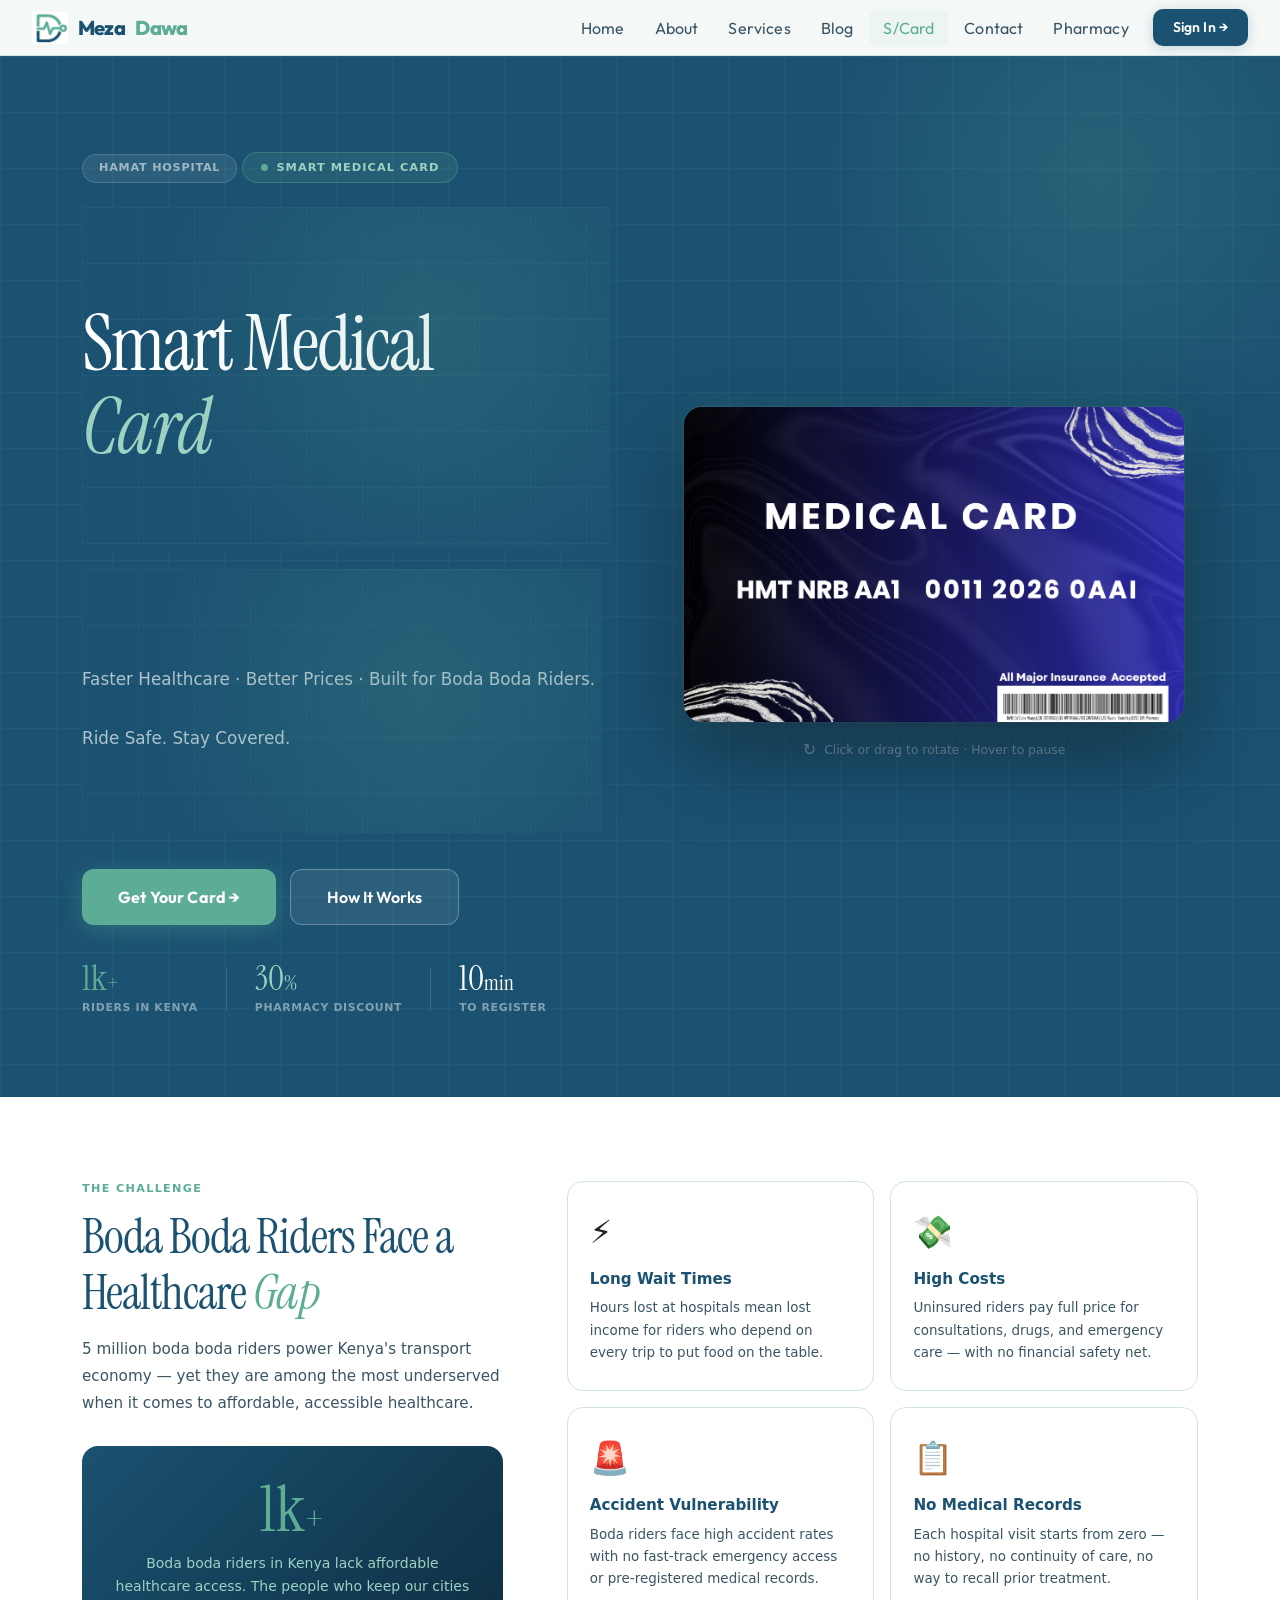
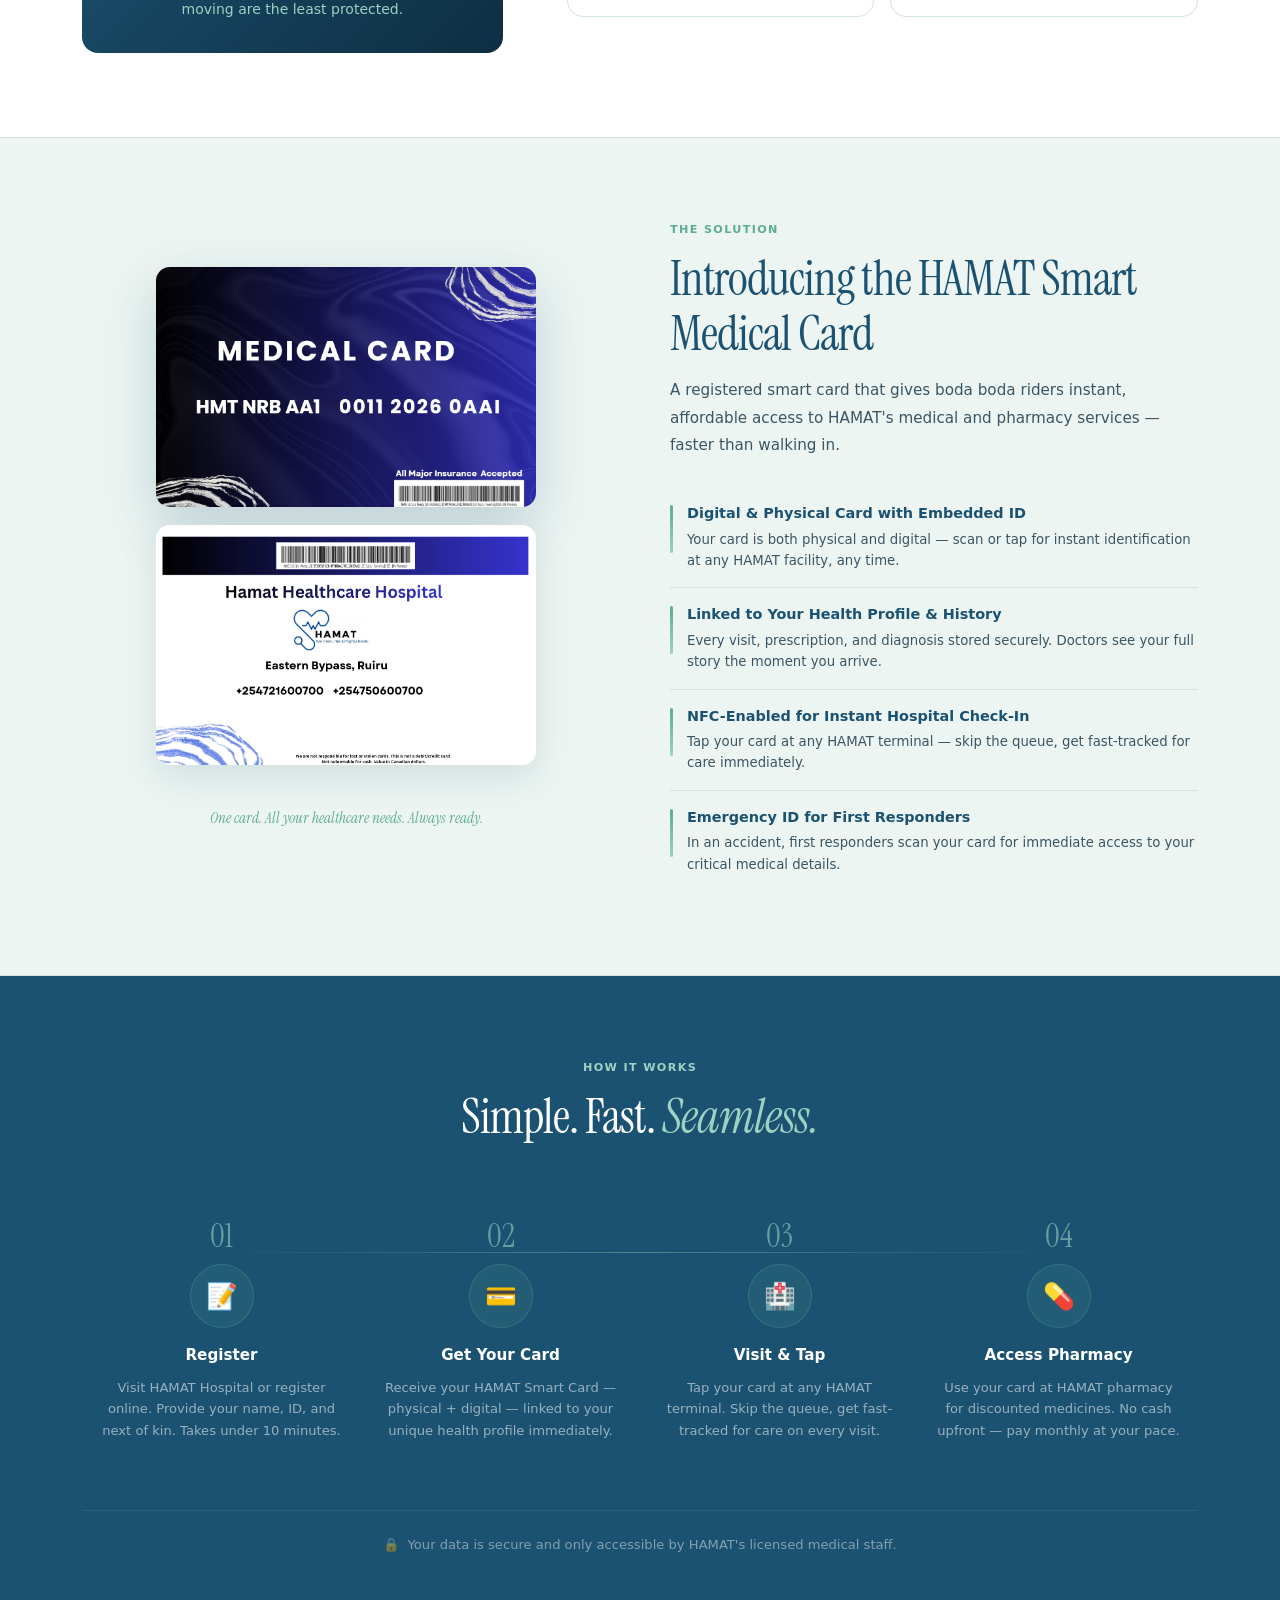
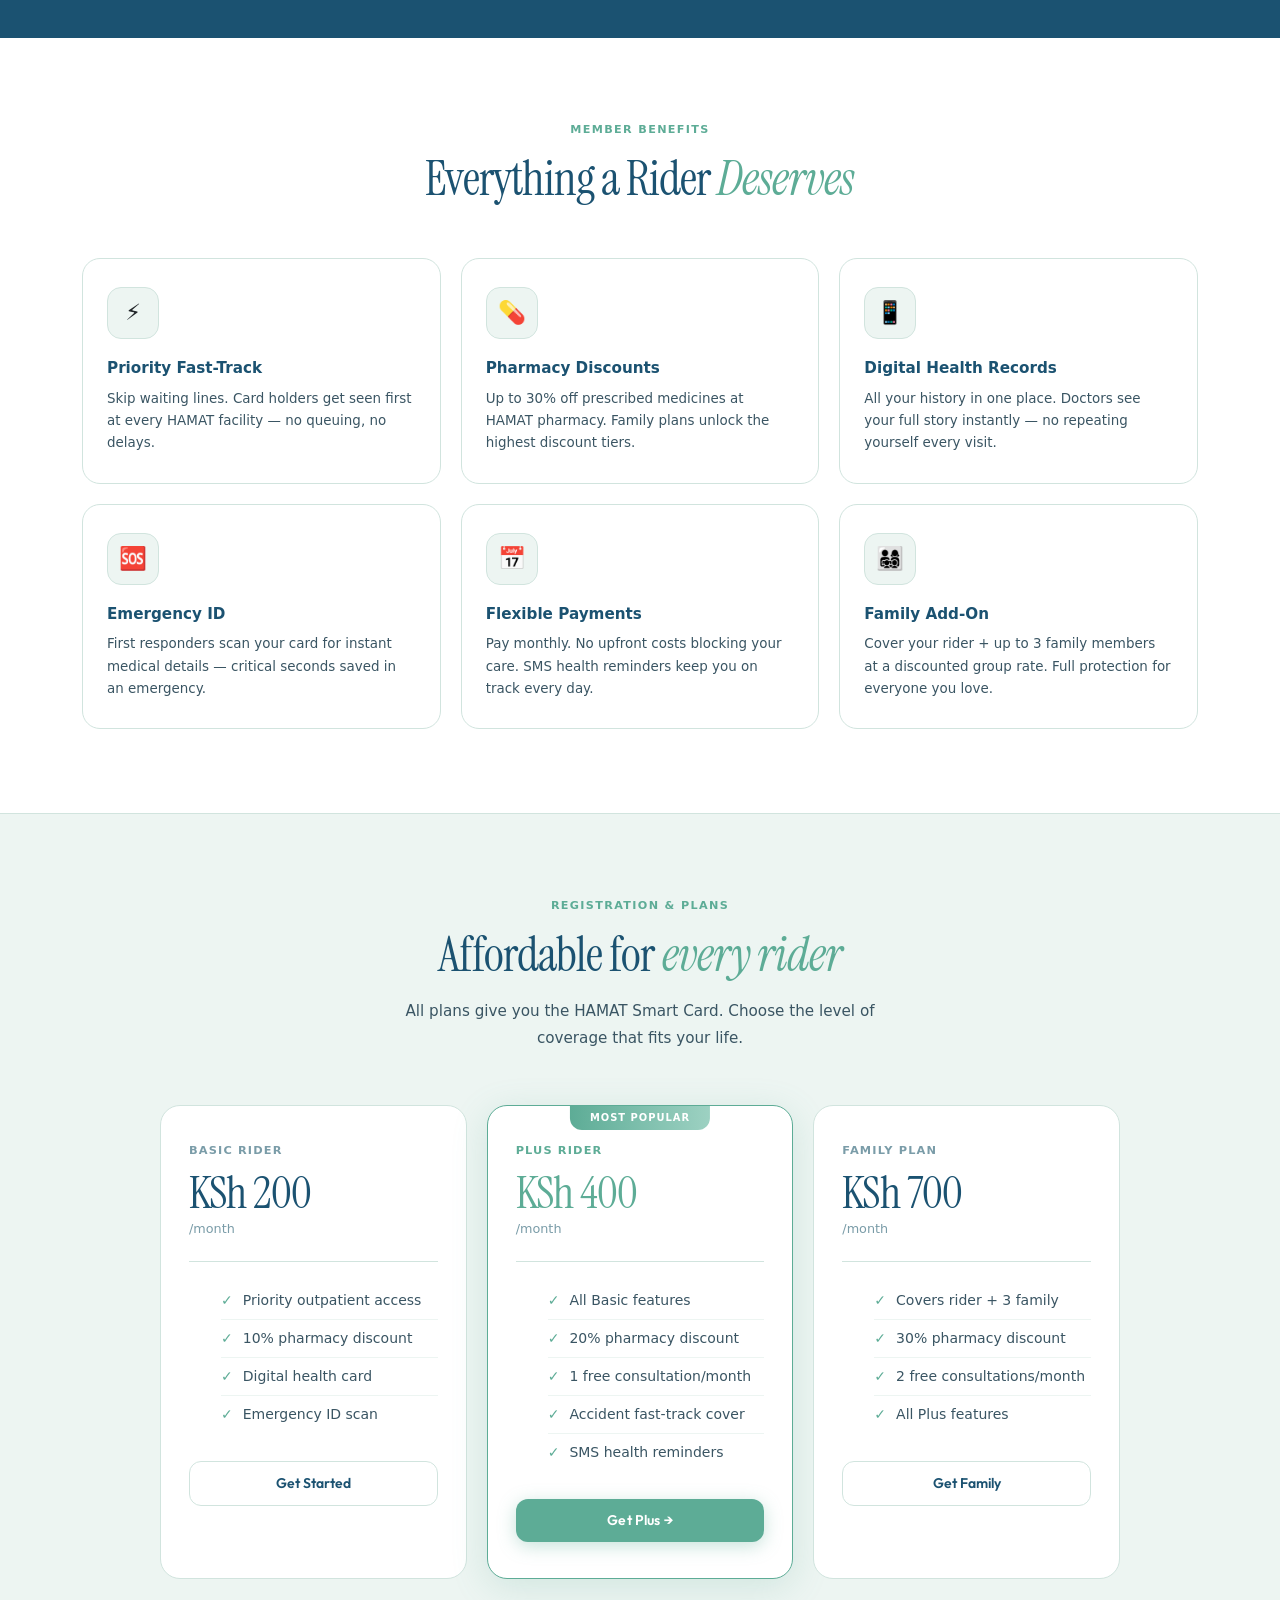
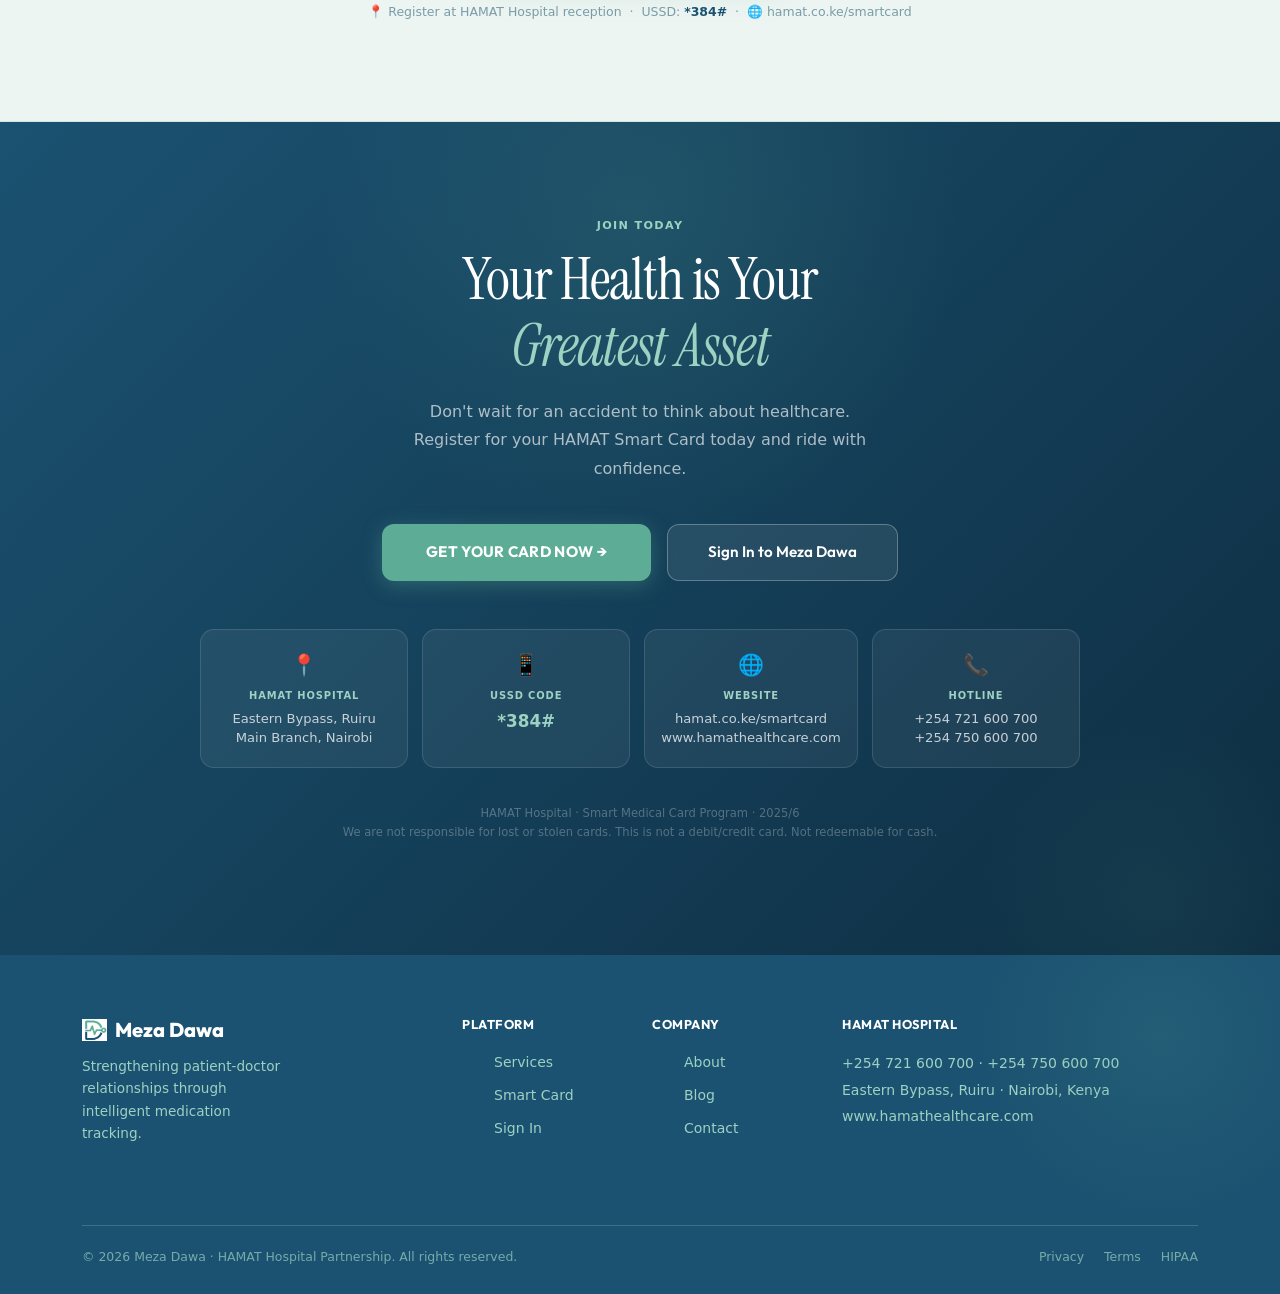
<file: card.html>
<!DOCTYPE html>
<html lang="en">
<head>
  <meta charset="UTF-8">
  <meta name="viewport" content="width=device-width, initial-scale=1.0">
  <title>HAMAT Smart Medical Card — Meza Dawa</title>
  <link rel="stylesheet" href="style.css">
  <link rel="stylesheet" href="feat-icon.css">
  <link rel="stylesheet" href="back-to-top.css">
  <link href="https://cdn.jsdelivr.net/npm/bootstrap@5.3.0/dist/css/bootstrap.min.css" rel="stylesheet">
  <style>

    /* ════════════════════════════════════════════════════════
       PAGE BASE — light clinical theme matching rest of site
       Colors: #F4F8F7 bg · #FFFFFF surface · #1B5271 navy
                #5DAC96 teal · #3A5563 body · #7A9CA8 muted
                #D1E4DE border · #EDF5F2 tinted surface
                #9DD1C2 teal shimmer · #C8E9E1 ultra-light
    ════════════════════════════════════════════════════════ */

    /* ── HERO override — dark navy panel for card showcase ── */
    .sc-hero {
      background: #1B5271;
      position: relative;
      overflow: hidden;
      padding: 96px 0 80px;
      z-index: 1;
    }

    /* grid lines on hero */
    .sc-hero::before {
      content: '';
      position: absolute; inset: 0; pointer-events: none;
      background-image:
        linear-gradient(rgba(93,172,150,0.08) 1px, transparent 1px),
        linear-gradient(90deg, rgba(93,172,150,0.08) 1px, transparent 1px);
      background-size: 56px 56px;
      animation: scGrid 24s linear infinite;
    }
    @keyframes scGrid {
      0%   { background-position: 0 0; }
      100% { background-position: 56px 56px; }
    }

    /* right-side glow */
    .sc-hero::after {
      content: '';
      position: absolute;
      width: 600px; height: 600px; border-radius: 50%;
      background: radial-gradient(circle, rgba(93,172,150,0.18) 0%, transparent 65%);
      top: -180px; right: -120px; pointer-events: none; z-index: 0;
    }

    .sc-hero-inner { position: relative; z-index: 2; }

    /* eyebrow pill on dark bg */
    .sc-eyebrow-pill {
      display: inline-flex;
      align-items: center;
      gap: 8px;
      background: rgba(93,172,150,0.15);
      border: 1px solid rgba(93,172,150,0.35);
      border-radius: 100px;
      padding: 6px 18px;
      font-size: 0.71rem;
      font-weight: 700;
      color: #9DD1C2;
      letter-spacing: 0.09em;
      text-transform: uppercase;
      margin-bottom: 24px;
    }
    .sc-eyebrow-pill::before {
      content: '';
      width: 7px; height: 7px; border-radius: 50%;
      background: #5DAC96;
      animation: scPulse 2.2s ease infinite;
    }
    @keyframes scPulse { 0%,100%{opacity:1;transform:scale(1)} 50%{opacity:0.35;transform:scale(0.6)} }

    .sc-hero h1 {
      font-family: 'Instrument Serif', serif;
      font-weight: 400;
      font-size: clamp(2.6rem, 6vw, 5rem);
      line-height: 1.08;
      letter-spacing: -0.025em;
      color: #FFFFFF;
      margin-bottom: 20px;
    }
    .sc-hero h1 em { font-style: italic; color: #9DD1C2; }

    .sc-hero p {
      font-size: 1.05rem;
      color: rgba(255,255,255,0.65);
      line-height: 1.75;
      font-weight: 300;
      max-width: 520px;
      margin-bottom: 36px;
    }

    .sc-hero-stat {
      display: flex;
      align-items: center;
      gap: 28px;
      margin-top: 36px;
      flex-wrap: wrap;
    }
    .sc-hero-stat-divider {
      width: 1px; height: 44px;
      background: rgba(255,255,255,0.14);
    }
    .sc-hero-stat-num {
      font-family: 'Instrument Serif', serif;
      font-size: 2.2rem;
      line-height: 1;
      margin-bottom: 4px;
    }
    .sc-hero-stat-num.teal  { color: #5DAC96; }
    .sc-hero-stat-num.light { color: #9DD1C2; }
    .sc-hero-stat-num.white { color: #FFFFFF; }
    .sc-hero-stat-label {
      font-size: 0.68rem;
      font-weight: 700;
      letter-spacing: 0.06em;
      text-transform: uppercase;
      color: rgba(255,255,255,0.45);
    }

    /* ════════════════════════════════════════════════════════
       3-D ROTATING CARD
    ════════════════════════════════════════════════════════ */
    .card-scene {
      width: 100%;
      max-width: 500px;
      margin: 0 auto;
      perspective: 1200px;
      cursor: pointer;
      user-select: none;
      -webkit-user-select: none;
    }

    .card-3d {
      width: 100%;
      aspect-ratio: 85.6 / 54;
      position: relative;
      transform-style: preserve-3d;
      animation: cardAutoSpin 9s ease-in-out infinite;
      transition: transform 0.85s cubic-bezier(0.4,0.2,0.2,1);
      border-radius: 18px;
    }

    /* Pause auto-spin on hover so user can look */
    .card-scene:hover .card-3d { animation-play-state: paused; }

    .card-3d.flipped {
      animation: none;
      transform: rotateY(180deg) !important;
    }

    @keyframes cardAutoSpin {
      0%   { transform: rotateY(0deg)   rotateX(3deg); }
      18%  { transform: rotateY(25deg)  rotateX(1deg); }
      40%  { transform: rotateY(180deg) rotateX(-2deg); }
      58%  { transform: rotateY(200deg) rotateX(-3deg); }
      80%  { transform: rotateY(360deg) rotateX(1deg); }
      100% { transform: rotateY(360deg) rotateX(3deg); }
    }

    .card-face {
      position: absolute; inset: 0;
      border-radius: 18px;
      backface-visibility: hidden;
      -webkit-backface-visibility: hidden;
      overflow: hidden;
      box-shadow:
        0 32px 80px rgba(14,28,40,0.55),
        0 0 0 1px rgba(255,255,255,0.06),
        0 0 40px rgba(93,172,150,0.12);
    }
    .card-scene:hover .card-face {
      box-shadow:
        0 40px 100px rgba(14,28,40,0.65),
        0 0 0 1px rgba(255,255,255,0.10),
        0 0 60px rgba(93,172,150,0.20);
    }

    .card-front { background: #1B5271; }
    .card-back  {
      transform: rotateY(180deg);
      background: #FFFFFF;
    }
    .card-front img,
    .card-back  img {
      width: 100%; height: 100%;
      object-fit: cover; display: block;
    }

    .card-hint {
      text-align: center;
      margin-top: 16px;
      font-size: 0.77rem;
      color: rgba(255,255,255,0.40);
      display: flex;
      align-items: center;
      justify-content: center;
      gap: 8px;
      animation: hintBreath 3.5s ease-in-out infinite;
    }
    @keyframes hintBreath { 0%,100%{opacity:0.4} 50%{opacity:0.85} }

    /* ════════════════════════════════════════════════════════
       SECTION FOUNDATIONS — light page sections
    ════════════════════════════════════════════════════════ */
    .sc-section { padding: 84px 0; position: relative; z-index: 1; }

    .sc-section-tint { background: #EDF5F2; border-top: 1px solid #D1E4DE; border-bottom: 1px solid #D1E4DE; }

    .sc-section-navy {
      background: #1B5271;
      border-top: none;
      border-bottom: none;
    }

    /* Section labels */
    .sc-label {
      font-size: 0.70rem;
      font-weight: 800;
      letter-spacing: 0.12em;
      text-transform: uppercase;
      color: #5DAC96;
      display: block;
      margin-bottom: 12px;
    }
    .sc-label-light { color: #9DD1C2; }

    .sc-title {
      font-family: 'Instrument Serif', serif;
      font-weight: 400;
      font-size: clamp(1.85rem, 4vw, 3rem);
      line-height: 1.15;
      letter-spacing: -0.02em;
      color: #1B5271;
      margin-bottom: 16px;
    }
    .sc-title em      { font-style: italic; color: #5DAC96; }
    .sc-title-white   { color: #FFFFFF; }
    .sc-title-white em { color: #9DD1C2; }

    .sc-body {
      font-size: 0.95rem;
      color: #3A5563;
      line-height: 1.8;
      font-weight: 300;
    }
    .sc-body-light { color: rgba(255,255,255,0.65); }

    /* ════════════════════════════════════════════════════════
       PROBLEM SECTION
    ════════════════════════════════════════════════════════ */
    .problem-grid {
      display: grid;
      grid-template-columns: 1fr 1fr;
      gap: 16px;
    }
    @media (max-width: 600px) { .problem-grid { grid-template-columns: 1fr; } }

    .problem-card {
      background: #FFFFFF;
      border: 1px solid #D1E4DE;
      border-radius: 16px;
      padding: 26px 22px;
      transition: all 0.25s ease;
      position: relative;
      overflow: hidden;
    }
    .problem-card::after {
      content: '';
      position: absolute;
      bottom: 0; left: 0; right: 0; height: 2px;
      background: linear-gradient(90deg, #5DAC96, #9DD1C2);
      transform: scaleX(0);
      transform-origin: left;
      transition: transform 0.28s ease;
    }
    .problem-card:hover {
      border-color: #9DD1C2;
      box-shadow: 0 10px 32px rgba(27,82,113,0.12);
      transform: translateY(-3px);
    }
    .problem-card:hover::after { transform: scaleX(1); }

    .problem-icon {
      font-size: 2rem;
      margin-bottom: 12px;
      display: block;
    }
    .problem-title {
      font-weight: 700;
      font-size: 0.95rem;
      color: #1B5271;
      margin-bottom: 7px;
    }
    .problem-desc { font-size: 0.84rem; color: #3A5563; line-height: 1.65; }

    .stat-callout-sc {
      background: linear-gradient(135deg, #1B5271, #0E2E42);
      border-radius: 16px;
      padding: 32px 28px;
      text-align: center;
      grid-column: 1 / -1;
    }
    .stat-callout-sc-num {
      font-family: 'Instrument Serif', serif;
      font-size: 4rem;
      color: #5DAC96;
      line-height: 1;
      margin-bottom: 10px;
    }
    .stat-callout-sc-desc {
      font-size: 0.875rem;
      color: #9DD1C2;
      line-height: 1.65;
      font-weight: 300;
      max-width: 380px;
      margin: 0 auto;
    }

    /* ════════════════════════════════════════════════════════
       SOLUTION SECTION
    ════════════════════════════════════════════════════════ */
    .solution-point {
      display: flex;
      align-items: flex-start;
      gap: 14px;
      padding: 16px 0;
      border-bottom: 1px solid #D1E4DE;
    }
    .solution-point:last-child { border-bottom: none; }
    .solution-bar {
      width: 3px; height: 48px;
      background: linear-gradient(to bottom, #5DAC96, #9DD1C2);
      border-radius: 3px;
      flex-shrink: 0;
      margin-top: 2px;
    }
    .solution-point-title {
      font-weight: 700;
      font-size: 0.9rem;
      color: #1B5271;
      margin-bottom: 4px;
    }
    .solution-point-desc { font-size: 0.83rem; color: #3A5563; line-height: 1.6; }

    .card-tagline {
      text-align: center;
      font-family: 'Instrument Serif', serif;
      font-style: italic;
      color: #5DAC96;
      font-size: 0.95rem;
      margin-top: 24px;
    }

    /* ════════════════════════════════════════════════════════
       HOW IT WORKS — navy dark section
    ════════════════════════════════════════════════════════ */
    .how-row {
      display: grid;
      grid-template-columns: repeat(4, 1fr);
      gap: 0;
      position: relative;
    }
    @media (max-width: 900px) { .how-row { grid-template-columns: repeat(2,1fr); gap: 20px; } }
    @media (max-width: 500px) { .how-row { grid-template-columns: 1fr; } }

    /* connecting line only on wide screens */
    .how-row::before {
      content: '';
      position: absolute;
      top: 52px; left: 12%; right: 12%; height: 1px;
      background: linear-gradient(90deg, transparent, rgba(157,209,194,0.40), transparent);
    }
    @media (max-width: 900px) { .how-row::before { display: none; } }

    .how-step {
      text-align: center;
      padding: 20px 18px;
      position: relative;
    }
    .how-step-num {
      font-family: 'Instrument Serif', serif;
      font-size: 2rem;
      color: #9DD1C2;
      opacity: 0.6;
      line-height: 1;
      margin-bottom: 12px;
    }
    .how-step-icon {
      width: 64px; height: 64px;
      border-radius: 50%;
      background: rgba(93,172,150,0.12);
      border: 1px solid rgba(93,172,150,0.28);
      display: flex; align-items: center; justify-content: center;
      font-size: 1.6rem;
      margin: 0 auto 16px;
      position: relative; z-index: 1;
      transition: all 0.25s ease;
    }
    .how-step:hover .how-step-icon {
      background: rgba(93,172,150,0.24);
      border-color: rgba(93,172,150,0.55);
      transform: scale(1.1);
    }
    .how-step-title {
      font-weight: 700;
      font-size: 0.95rem;
      color: #FFFFFF;
      margin-bottom: 10px;
    }
    .how-step-desc {
      font-size: 0.82rem;
      color: rgba(255,255,255,0.55);
      line-height: 1.65;
    }

    .security-note {
      display: flex;
      align-items: center;
      justify-content: center;
      gap: 8px;
      font-size: 0.82rem;
      color: rgba(255,255,255,0.45);
      margin-top: 48px;
      padding-top: 24px;
      border-top: 1px solid rgba(255,255,255,0.08);
    }

    /* ════════════════════════════════════════════════════════
       BENEFITS GRID
    ════════════════════════════════════════════════════════ */
    .benefits-sc {
      display: grid;
      grid-template-columns: repeat(3, 1fr);
      gap: 20px;
    }
    @media (max-width: 900px) { .benefits-sc { grid-template-columns: repeat(2,1fr); } }
    @media (max-width: 540px) { .benefits-sc { grid-template-columns: 1fr; } }

    .benefit-sc-card {
      background: #FFFFFF;
      border: 1px solid #D1E4DE;
      border-radius: 18px;
      padding: 28px 24px;
      transition: all 0.25s ease;
      position: relative;
      overflow: hidden;
    }
    .benefit-sc-card::before {
      content: '';
      position: absolute;
      top: 0; left: 0; right: 0; height: 3px;
      background: linear-gradient(90deg, #5DAC96, #9DD1C2);
      transform: scaleX(0);
      transform-origin: left;
      transition: transform 0.3s ease;
    }
    .benefit-sc-card:hover {
      border-color: #9DD1C2;
      box-shadow: 0 14px 44px rgba(27,82,113,0.13);
      transform: translateY(-4px);
    }
    .benefit-sc-card:hover::before { transform: scaleX(1); }

    .benefit-sc-icon {
      width: 52px; height: 52px;
      border-radius: 14px;
      background: #EDF5F2;
      border: 1px solid #D1E4DE;
      display: flex; align-items: center; justify-content: center;
      font-size: 1.4rem;
      margin-bottom: 18px;
      transition: background 0.22s ease, border-color 0.22s ease;
    }
    .benefit-sc-card:hover .benefit-sc-icon {
      background: #C8E9E1;
      border-color: #9DD1C2;
    }
    .benefit-sc-title {
      font-weight: 700;
      font-size: 0.95rem;
      color: #1B5271;
      margin-bottom: 8px;
    }
    .benefit-sc-desc { font-size: 0.84rem; color: #3A5563; line-height: 1.65; }

    /* ════════════════════════════════════════════════════════
       PRICING CARDS
    ════════════════════════════════════════════════════════ */
    .pricing-sc {
      display: grid;
      grid-template-columns: repeat(3,1fr);
      gap: 20px;
      max-width: 960px;
      margin: 0 auto;
    }
    @media (max-width: 900px) { .pricing-sc { grid-template-columns: 1fr; max-width: 420px; } }

    .price-sc-card {
      background: #FFFFFF;
      border: 1.5px solid #D1E4DE;
      border-radius: 20px;
      padding: 36px 28px;
      position: relative;
      transition: all 0.25s ease;
      overflow: hidden;
    }
    .price-sc-card:hover {
      box-shadow: 0 16px 48px rgba(27,82,113,0.14);
      transform: translateY(-4px);
    }
    .price-sc-card.featured {
      border-color: #5DAC96;
      box-shadow: 0 8px 36px rgba(93,172,150,0.20);
      transform: scale(1.04);
    }
    .price-sc-card.featured:hover { transform: scale(1.04) translateY(-4px); }

    .price-sc-popular {
      position: absolute;
      top: 0; left: 50%;
      transform: translateX(-50%);
      background: linear-gradient(90deg, #5DAC96, #9DD1C2);
      color: #FFFFFF;
      font-size: 0.62rem;
      font-weight: 800;
      letter-spacing: 0.10em;
      text-transform: uppercase;
      padding: 5px 20px;
      border-radius: 0 0 12px 12px;
      white-space: nowrap;
    }

    .price-sc-plan {
      font-size: 0.71rem;
      font-weight: 800;
      letter-spacing: 0.10em;
      text-transform: uppercase;
      color: #7A9CA8;
      margin-bottom: 12px;
    }
    .price-sc-plan.featured { color: #5DAC96; }

    .price-sc-amount {
      font-family: 'Instrument Serif', serif;
      font-size: 2.8rem;
      color: #1B5271;
      line-height: 1;
      margin-bottom: 4px;
      letter-spacing: -0.02em;
    }
    .price-sc-amount.featured { color: #5DAC96; }

    .price-sc-period { font-size: 0.8rem; color: #7A9CA8; margin-bottom: 22px; }

    .price-sc-divider {
      height: 1px;
      background: #D1E4DE;
      margin-bottom: 20px;
    }

    .price-sc-features { list-style: none; margin-bottom: 28px; }
    .price-sc-features li {
      font-size: 0.875rem;
      color: #3A5563;
      padding: 8px 0;
      border-bottom: 1px solid #EDF5F2;
      display: flex;
      align-items: center;
      gap: 10px;
    }
    .price-sc-features li::before {
      content: '✓';
      color: #5DAC96;
      font-weight: 800;
      flex-shrink: 0;
    }
    .price-sc-features li:last-child { border-bottom: none; }

    .price-sc-note {
      text-align: center;
      font-size: 0.78rem;
      color: #7A9CA8;
      margin-top: 28px;
    }

    /* ════════════════════════════════════════════════════════
       CTA BAND — navy background
    ════════════════════════════════════════════════════════ */
    .sc-cta-band {
      background: linear-gradient(135deg, #1B5271 0%, #0E2E42 100%);
      padding: 96px 0;
      text-align: center;
      position: relative;
      overflow: hidden;
    }
    .sc-cta-band::before {
      content: '';
      position: absolute;
      width: 700px; height: 700px; border-radius: 50%;
      background: radial-gradient(circle, rgba(93,172,150,0.14) 0%, transparent 65%);
      top: -250px; left: 50%; transform: translateX(-50%);
      pointer-events: none;
    }
    .sc-cta-band::after {
      content: '';
      position: absolute;
      width: 400px; height: 400px; border-radius: 50%;
      background: radial-gradient(circle, rgba(93,172,150,0.08) 0%, transparent 65%);
      bottom: -150px; right: -80px;
      pointer-events: none;
    }
    .sc-cta-inner { position: relative; z-index: 1; }

    .cta-info-row {
      display: grid;
      grid-template-columns: repeat(4,1fr);
      gap: 14px;
      max-width: 880px;
      margin: 48px auto 0;
    }
    @media (max-width: 768px) { .cta-info-row { grid-template-columns: repeat(2,1fr); } }
    @media (max-width: 460px) { .cta-info-row { grid-template-columns: 1fr; } }

    .cta-info-tile {
      background: rgba(255,255,255,0.06);
      border: 1px solid rgba(255,255,255,0.12);
      border-radius: 14px;
      padding: 20px 16px;
      text-align: center;
      transition: all 0.22s ease;
    }
    .cta-info-tile:hover {
      background: rgba(93,172,150,0.12);
      border-color: rgba(93,172,150,0.30);
    }
    .cta-tile-icon  { font-size: 1.3rem; margin-bottom: 8px; }
    .cta-tile-label {
      font-size: 0.62rem;
      font-weight: 800;
      letter-spacing: 0.09em;
      text-transform: uppercase;
      color: #9DD1C2;
      margin-bottom: 5px;
    }
    .cta-tile-val {
      font-size: 0.82rem;
      color: rgba(255,255,255,0.75);
      font-weight: 500;
      line-height: 1.45;
    }

    /* ════════════════════════════════════════════════════════
       BUTTONS for this page
    ════════════════════════════════════════════════════════ */
    .btn-sc {
      background: #5DAC96;
      color: #FFFFFF !important;
      border: none;
      padding: 14px 34px;
      border-radius: 12px;
      font-family: 'Outfit', sans-serif;
      font-weight: 700;
      font-size: 0.95rem;
      cursor: pointer;
      transition: background 0.22s ease, box-shadow 0.22s ease, transform 0.15s ease;
      box-shadow: 0 4px 20px rgba(93,172,150,0.35);
      display: inline-flex; align-items: center; gap: 9px;
      text-decoration: none;
      letter-spacing: 0.01em;
    }
    .btn-sc:hover {
      background: #3D8F7A;
      transform: translateY(-2px);
      box-shadow: 0 8px 32px rgba(93,172,150,0.48);
      color: #FFFFFF !important;
    }

    .btn-sc-outline {
      background: rgba(255,255,255,0.08);
      color: #FFFFFF !important;
      border: 1.5px solid rgba(255,255,255,0.28);
      padding: 14px 34px;
      border-radius: 12px;
      font-family: 'Outfit', sans-serif;
      font-weight: 600;
      font-size: 0.95rem;
      cursor: pointer;
      transition: all 0.22s ease;
      display: inline-flex; align-items: center; gap: 9px;
      text-decoration: none;
    }
    .btn-sc-outline:hover {
      background: rgba(255,255,255,0.15);
      border-color: rgba(255,255,255,0.50);
      color: #FFFFFF !important;
    }

    .btn-sc-navy {
      background: #1B5271;
      color: #FFFFFF !important;
      border: none;
      padding: 12px 28px;
      border-radius: 10px;
      font-family: 'Outfit', sans-serif;
      font-weight: 700;
      font-size: 0.875rem;
      cursor: pointer;
      transition: all 0.22s ease;
      box-shadow: 0 4px 18px rgba(27,82,113,0.28);
      display: inline-flex; align-items: center; gap: 8px;
      text-decoration: none;
    }
    .btn-sc-navy:hover {
      background: #0E2E42;
      transform: translateY(-2px);
      color: #FFFFFF !important;
    }

    /* ════════════════════════════════════════════════════════
       SCROLL REVEAL
    ════════════════════════════════════════════════════════ */
    .sc-reveal {
      opacity: 0;
      transform: translateY(26px);
      transition: opacity 0.62s ease, transform 0.62s ease;
    }
    .sc-reveal.visible { opacity: 1; transform: translateY(0); }
    .sc-d1 { transition-delay: 0.10s; }
    .sc-d2 { transition-delay: 0.20s; }
    .sc-d3 { transition-delay: 0.30s; }
    .sc-d4 { transition-delay: 0.40s; }

    /* ════════════════════════════════════════════════════════
       SPLIT GRID HELPERS
    ════════════════════════════════════════════════════════ */
    .two-col { display: grid; grid-template-columns: 1fr 1fr; gap: 60px; align-items: center; }
    .two-col-60 { display: grid; grid-template-columns: 1fr 1.5fr; gap: 64px; align-items: start; }
    @media (max-width: 900px) {
      .two-col,
      .two-col-60 { grid-template-columns: 1fr; gap: 36px; }
    }
  </style>
</head>
<body>

<!-- ══════════════════════════════════════════════════════════
     NAVBAR
══════════════════════════════════════════════════════════ -->
<nav class="navbar navbar-expand-lg">
  <div class="container-fluid">
    <a class="navbar-brand" href="index.html">
      <img src="logo.png" alt="Meza Dawa"> Meza <span class="brand-dot">Dawa</span>
    </a>
    <button class="navbar-toggler" type="button" data-bs-toggle="collapse" data-bs-target="#nav">
      <span class="navbar-toggler-icon"></span>
    </button>
    <div class="collapse navbar-collapse" id="nav">
      <ul class="navbar-nav ms-auto align-items-center" style="gap:2px;">
        <li class="nav-item"><a class="nav-link" href="index.html">Home</a></li>
        <li class="nav-item"><a class="nav-link" href="about.html">About</a></li>
        <li class="nav-item"><a class="nav-link" href="services.html">Services</a></li>
        <li class="nav-item"><a class="nav-link" href="blog.html">Blog</a></li>
        <li class="nav-item"><a class="nav-link active-link" href="card.html">S/Card</a></li>
        <li class="nav-item"><a class="nav-link" href="contact.html">Contact</a></li>
        <li class="nav-item"><a class="nav-link" href="pharmacy-dashboard.html">Pharmacy</a></li>
        <li class="nav-item ms-2"><a class="btn-nav-portal nav-link" href="portal.html">Sign In →</a></li>
      </ul>
    </div>
  </div>
</nav>

<!-- ══════════════════════════════════════════════════════════
     HERO  —  Slide 1: Smart Medical Card
══════════════════════════════════════════════════════════ -->
<section class="sc-hero">
  <div class="container">
    <div class="two-col sc-hero-inner">

      <!-- Left content -->
      <div>
        <div style="display:inline-flex;align-items:center;gap:8px;background:rgba(255,255,255,0.08);border:1px solid rgba(255,255,255,0.14);border-radius:100px;padding:5px 16px;font-size:0.70rem;font-weight:700;color:rgba(255,255,255,0.55);letter-spacing:0.07em;text-transform:uppercase;margin-bottom:18px;">HAMAT HOSPITAL</div>
        <div class="sc-eyebrow-pill">Smart Medical Card</div>
        <h1 class="sc-hero h1">Smart Medical<br><em>Card</em></h1>
        <p class="sc-hero p">Faster Healthcare · Better Prices · Built for Boda Boda Riders.<br><br>Ride Safe. Stay Covered.</p>
        <div style="display:flex;gap:14px;flex-wrap:wrap;">
          <a href="#pricing" class="btn-sc" style="font-size:1rem;padding:15px 36px;">Get Your Card →</a>
          <a href="#how-it-works" class="btn-sc-outline" style="font-size:1rem;padding:15px 36px;">How It Works</a>
        </div>
        <div class="sc-hero-stat">
          <div>
            <div class="sc-hero-stat-num teal">1k<span style="font-size:1.4rem;">+</span></div>
            <div class="sc-hero-stat-label">Riders in Kenya</div>
          </div>
          <div class="sc-hero-stat-divider"></div>
          <div>
            <div class="sc-hero-stat-num light">30<span style="font-size:1.4rem;">%</span></div>
            <div class="sc-hero-stat-label">Pharmacy Discount</div>
          </div>
          <div class="sc-hero-stat-divider"></div>
          <div>
            <div class="sc-hero-stat-num white">10<span style="font-size:1.3rem;">min</span></div>
            <div class="sc-hero-stat-label">To Register</div>
          </div>
        </div>
      </div>

      <!-- Right: 3-D Card -->
      <div>
        <div class="card-scene" id="cardScene"
             onclick="flipCard(event)"
             tabindex="0"
             onkeydown="if(event.key==='Enter'||event.key===' ')flipCard(event)"
             role="button"
             aria-label="Click to flip the medical card">
          <div class="card-3d" id="card3d">
            <div class="card-face card-front">
              <img src="card.png" alt="HAMAT Smart Card — Front" draggable="false">
            </div>
            <div class="card-face card-back">
              <img src="back card.png" alt="HAMAT Smart Card — Back" draggable="false">
            </div>
          </div>
        </div>
        <div class="card-hint">
          <span style="font-size:1rem;">↻</span> Click or drag to rotate · Hover to pause
        </div>
      </div>

    </div>
  </div>
</section>

<!-- ══════════════════════════════════════════════════════════
     THE CHALLENGE  —  Slide 2
══════════════════════════════════════════════════════════ -->
<section class="sc-section">
  <div class="container">
    <div class="two-col-60">

      <!-- Stat + heading -->
      <div class="sc-reveal">
        <span class="sc-label">The Challenge</span>
        <h2 class="sc-title">Boda Boda Riders Face a Healthcare <em>Gap</em></h2>
        <p class="sc-body" style="margin-bottom:28px;">5 million boda boda riders power Kenya's transport economy — yet they are among the most underserved when it comes to affordable, accessible healthcare.</p>
        <div class="stat-callout-sc">
          <div class="stat-callout-sc-num">1k<span style="font-size:2.2rem;">+</span></div>
          <p class="stat-callout-sc-desc">Boda boda riders in Kenya lack affordable healthcare access. The people who keep our cities moving are the least protected.</p>
        </div>
      </div>

      <!-- Problem cards -->
      <div class="problem-grid sc-reveal sc-d1">
        <div class="problem-card">
          <span class="problem-icon">⚡</span>
          <div class="problem-title">Long Wait Times</div>
          <div class="problem-desc">Hours lost at hospitals mean lost income for riders who depend on every trip to put food on the table.</div>
        </div>
        <div class="problem-card">
          <span class="problem-icon">💸</span>
          <div class="problem-title">High Costs</div>
          <div class="problem-desc">Uninsured riders pay full price for consultations, drugs, and emergency care — with no financial safety net.</div>
        </div>
        <div class="problem-card">
          <span class="problem-icon">🚨</span>
          <div class="problem-title">Accident Vulnerability</div>
          <div class="problem-desc">Boda riders face high accident rates with no fast-track emergency access or pre-registered medical records.</div>
        </div>
        <div class="problem-card">
          <span class="problem-icon">📋</span>
          <div class="problem-title">No Medical Records</div>
          <div class="problem-desc">Each hospital visit starts from zero — no history, no continuity of care, no way to recall prior treatment.</div>
        </div>
      </div>

    </div>
  </div>
</section>

<!-- ══════════════════════════════════════════════════════════
     THE SOLUTION  —  Slide 3
══════════════════════════════════════════════════════════ -->
<section class="sc-section sc-section-tint">
  <div class="container">
    <div class="two-col">

      <!-- Card images stacked -->
      <div class="sc-reveal" style="display:flex;flex-direction:column;gap:18px;align-items:center;">
        <div style="width:100%;max-width:380px;aspect-ratio:85.6/54;border-radius:14px;overflow:hidden;box-shadow:0 20px 56px rgba(27,82,113,0.22);">
          <img src="card.png" alt="Card Front" style="width:100%;height:100%;object-fit:cover;display:block;">
        </div>
        <div style="width:100%;max-width:380px;aspect-ratio:85.6/54;border-radius:14px;overflow:hidden;box-shadow:0 12px 36px rgba(27,82,113,0.14);">
          <img src="back card.png" alt="Card Back" style="width:100%;height:100%;object-fit:cover;display:block;">
        </div>
        <p class="card-tagline">One card. All your healthcare needs. Always ready.</p>
      </div>

      <!-- Solution points -->
      <div class="sc-reveal sc-d1">
        <span class="sc-label">The Solution</span>
        <h2 class="sc-title">Introducing the HAMAT Smart Medical Card</h2>
        <p class="sc-body" style="margin-bottom:28px;">A registered smart card that gives boda boda riders instant, affordable access to HAMAT's medical and pharmacy services — faster than walking in.</p>

        <div>
          <div class="solution-point">
            <div class="solution-bar"></div>
            <div>
              <div class="solution-point-title">Digital &amp; Physical Card with Embedded ID</div>
              <div class="solution-point-desc">Your card is both physical and digital — scan or tap for instant identification at any HAMAT facility, any time.</div>
            </div>
          </div>
          <div class="solution-point">
            <div class="solution-bar"></div>
            <div>
              <div class="solution-point-title">Linked to Your Health Profile &amp; History</div>
              <div class="solution-point-desc">Every visit, prescription, and diagnosis stored securely. Doctors see your full story the moment you arrive.</div>
            </div>
          </div>
          <div class="solution-point">
            <div class="solution-bar"></div>
            <div>
              <div class="solution-point-title">NFC-Enabled for Instant Hospital Check-In</div>
              <div class="solution-point-desc">Tap your card at any HAMAT terminal — skip the queue, get fast-tracked for care immediately.</div>
            </div>
          </div>
          <div class="solution-point">
            <div class="solution-bar"></div>
            <div>
              <div class="solution-point-title">Emergency ID for First Responders</div>
              <div class="solution-point-desc">In an accident, first responders scan your card for immediate access to your critical medical details.</div>
            </div>
          </div>
        </div>
      </div>

    </div>
  </div>
</section>

<!-- ══════════════════════════════════════════════════════════
     HOW IT WORKS  —  Slide 4  (navy dark section)
══════════════════════════════════════════════════════════ -->
<section class="sc-section sc-section-navy" id="how-it-works">
  <div class="container">

    <div style="text-align:center;margin-bottom:56px;" class="sc-reveal">
      <span class="sc-label sc-label-light">How It Works</span>
      <h2 class="sc-title sc-title-white">Simple. Fast. <em>Seamless.</em></h2>
    </div>

    <div class="how-row">
      <div class="how-step sc-reveal sc-d1">
        <div class="how-step-num">01</div>
        <div class="how-step-icon">📝</div>
        <div class="how-step-title">Register</div>
        <div class="how-step-desc">Visit HAMAT Hospital or register online. Provide your name, ID, and next of kin. Takes under 10 minutes.</div>
      </div>
      <div class="how-step sc-reveal sc-d2">
        <div class="how-step-num">02</div>
        <div class="how-step-icon">💳</div>
        <div class="how-step-title">Get Your Card</div>
        <div class="how-step-desc">Receive your HAMAT Smart Card — physical + digital — linked to your unique health profile immediately.</div>
      </div>
      <div class="how-step sc-reveal sc-d3">
        <div class="how-step-num">03</div>
        <div class="how-step-icon">🏥</div>
        <div class="how-step-title">Visit &amp; Tap</div>
        <div class="how-step-desc">Tap your card at any HAMAT terminal. Skip the queue, get fast-tracked for care on every visit.</div>
      </div>
      <div class="how-step sc-reveal sc-d4">
        <div class="how-step-num">04</div>
        <div class="how-step-icon">💊</div>
        <div class="how-step-title">Access Pharmacy</div>
        <div class="how-step-desc">Use your card at HAMAT pharmacy for discounted medicines. No cash upfront — pay monthly at your pace.</div>
      </div>
    </div>

    <div class="security-note sc-reveal">
      🔒 &nbsp;Your data is secure and only accessible by HAMAT's licensed medical staff.
    </div>

  </div>
</section>

<!-- ══════════════════════════════════════════════════════════
     MEMBER BENEFITS  —  Slide 5
══════════════════════════════════════════════════════════ -->
<section class="sc-section">
  <div class="container">
    <div style="text-align:center;margin-bottom:52px;" class="sc-reveal">
      <span class="sc-label">Member Benefits</span>
      <h2 class="sc-title">Everything a Rider <em>Deserves</em></h2>
    </div>
    <div class="benefits-sc">
      <div class="benefit-sc-card sc-reveal sc-d1">
        <div class="benefit-sc-icon">⚡</div>
        <div class="benefit-sc-title">Priority Fast-Track</div>
        <div class="benefit-sc-desc">Skip waiting lines. Card holders get seen first at every HAMAT facility — no queuing, no delays.</div>
      </div>
      <div class="benefit-sc-card sc-reveal sc-d2">
        <div class="benefit-sc-icon">💊</div>
        <div class="benefit-sc-title">Pharmacy Discounts</div>
        <div class="benefit-sc-desc">Up to 30% off prescribed medicines at HAMAT pharmacy. Family plans unlock the highest discount tiers.</div>
      </div>
      <div class="benefit-sc-card sc-reveal sc-d3">
        <div class="benefit-sc-icon">📱</div>
        <div class="benefit-sc-title">Digital Health Records</div>
        <div class="benefit-sc-desc">All your history in one place. Doctors see your full story instantly — no repeating yourself every visit.</div>
      </div>
      <div class="benefit-sc-card sc-reveal sc-d1">
        <div class="benefit-sc-icon">🆘</div>
        <div class="benefit-sc-title">Emergency ID</div>
        <div class="benefit-sc-desc">First responders scan your card for instant medical details — critical seconds saved in an emergency.</div>
      </div>
      <div class="benefit-sc-card sc-reveal sc-d2">
        <div class="benefit-sc-icon">📅</div>
        <div class="benefit-sc-title">Flexible Payments</div>
        <div class="benefit-sc-desc">Pay monthly. No upfront costs blocking your care. SMS health reminders keep you on track every day.</div>
      </div>
      <div class="benefit-sc-card sc-reveal sc-d3">
        <div class="benefit-sc-icon">👨‍👩‍👧‍👦</div>
        <div class="benefit-sc-title">Family Add-On</div>
        <div class="benefit-sc-desc">Cover your rider + up to 3 family members at a discounted group rate. Full protection for everyone you love.</div>
      </div>
    </div>
  </div>
</section>

<!-- ══════════════════════════════════════════════════════════
     PRICING  —  Slide 6
══════════════════════════════════════════════════════════ -->
<section class="sc-section sc-section-tint" id="pricing">
  <div class="container">
    <div style="text-align:center;margin-bottom:52px;" class="sc-reveal">
      <span class="sc-label">Registration &amp; Plans</span>
      <h2 class="sc-title">Affordable for <em>every rider</em></h2>
      <p class="sc-body" style="max-width:480px;margin:0 auto;">All plans give you the HAMAT Smart Card. Choose the level of coverage that fits your life.</p>
    </div>

    <div class="pricing-sc">

      <!-- Basic Rider -->
      <div class="price-sc-card sc-reveal sc-d1">
        <div class="price-sc-plan">Basic Rider</div>
        <div class="price-sc-amount">KSh 200</div>
        <div class="price-sc-period">/month</div>
        <div class="price-sc-divider"></div>
        <ul class="price-sc-features">
          <li>Priority outpatient access</li>
          <li>10% pharmacy discount</li>
          <li>Digital health card</li>
          <li>Emergency ID scan</li>
        </ul>
        <a href="contact.html" class="btn-ghost" style="width:100%;justify-content:center;font-size:0.875rem;padding:11px 20px;">Get Started</a>
      </div>

      <!-- Plus Rider -->
      <div class="price-sc-card featured sc-reveal sc-d2">
        <div class="price-sc-popular">Most Popular</div>
        <div class="price-sc-plan featured">Plus Rider</div>
        <div class="price-sc-amount featured">KSh 400</div>
        <div class="price-sc-period">/month</div>
        <div class="price-sc-divider"></div>
        <ul class="price-sc-features">
          <li>All Basic features</li>
          <li>20% pharmacy discount</li>
          <li>1 free consultation/month</li>
          <li>Accident fast-track cover</li>
          <li>SMS health reminders</li>
        </ul>
        <a href="contact.html" class="btn-primary" style="width:100%;justify-content:center;font-size:0.875rem;padding:11px 20px;">Get Plus →</a>
      </div>

      <!-- Family Plan -->
      <div class="price-sc-card sc-reveal sc-d3">
        <div class="price-sc-plan">Family Plan</div>
        <div class="price-sc-amount">KSh 700</div>
        <div class="price-sc-period">/month</div>
        <div class="price-sc-divider"></div>
        <ul class="price-sc-features">
          <li>Covers rider + 3 family</li>
          <li>30% pharmacy discount</li>
          <li>2 free consultations/month</li>
          <li>All Plus features</li>
        </ul>
        <a href="contact.html" class="btn-ghost" style="width:100%;justify-content:center;font-size:0.875rem;padding:11px 20px;">Get Family</a>
      </div>

    </div>

    <p class="price-sc-note sc-reveal" style="margin-top:24px;">
      📍 Register at HAMAT Hospital reception &nbsp;·&nbsp; USSD: <strong style="color:#1B5271;">*384#</strong> &nbsp;·&nbsp; 🌐 hamat.co.ke/smartcard
    </p>
  </div>
</section>

<!-- ══════════════════════════════════════════════════════════
     CTA  —  Slide 7: Your Health is Your Greatest Asset
══════════════════════════════════════════════════════════ -->
<section class="sc-cta-band">
  <div class="sc-cta-inner container">

    <div class="sc-reveal" style="margin-bottom:6px;">
      <span class="sc-label sc-label-light" style="display:block;text-align:center;">Join Today</span>
    </div>
    <h2 class="sc-title sc-title-white sc-reveal" style="font-size:clamp(2rem,5vw,3.6rem);text-align:center;margin-bottom:18px;">
      Your Health is Your<br><em>Greatest Asset</em>
    </h2>
    <p class="sc-body sc-body-light sc-reveal" style="max-width:500px;margin:0 auto 40px;text-align:center;font-size:1rem;">
      Don't wait for an accident to think about healthcare.<br>
      Register for your HAMAT Smart Card today and ride with confidence.
    </p>

    <div class="sc-reveal" style="display:flex;gap:16px;justify-content:center;flex-wrap:wrap;margin-bottom:0;">
      <a href="contact.html" class="btn-sc" style="font-size:1rem;padding:16px 44px;font-size:0.95rem;letter-spacing:0.02em;">GET YOUR CARD NOW →</a>
      <a href="portal.html" class="btn-sc-outline" style="font-size:0.95rem;padding:16px 40px;">Sign In to Meza Dawa</a>
    </div>

    <!-- Contact info tiles -->
    <div class="cta-info-row sc-reveal">
      <div class="cta-info-tile">
        <div class="cta-tile-icon">📍</div>
        <div class="cta-tile-label">HAMAT Hospital</div>
        <div class="cta-tile-val">Eastern Bypass, Ruiru<br>Main Branch, Nairobi</div>
      </div>
      <div class="cta-info-tile">
        <div class="cta-tile-icon">📱</div>
        <div class="cta-tile-label">USSD Code</div>
        <div class="cta-tile-val" style="font-size:1.05rem;font-weight:700;color:#9DD1C2;">*384#</div>
      </div>
      <div class="cta-info-tile">
        <div class="cta-tile-icon">🌐</div>
        <div class="cta-tile-label">Website</div>
        <div class="cta-tile-val">hamat.co.ke/smartcard<br>www.hamathealthcare.com</div>
      </div>
      <div class="cta-info-tile">
        <div class="cta-tile-icon">📞</div>
        <div class="cta-tile-label">Hotline</div>
        <div class="cta-tile-val">+254 721 600 700<br>+254 750 600 700</div>
      </div>
    </div>

    <p style="font-size:0.72rem;color:rgba(255,255,255,0.28);margin-top:36px;text-align:center;line-height:1.7;">
      HAMAT Hospital · Smart Medical Card Program · 2025/6<br>
      We are not responsible for lost or stolen cards. This is not a debit/credit card. Not redeemable for cash.
    </p>

  </div>
</section>

<!-- ══════════════════════════════════════════════════════════
     FOOTER
══════════════════════════════════════════════════════════ -->
<footer class="main-footer">
  <div class="container">
    <div class="row">
      <div class="col-md-4 mb-4">
        <div class="footer-brand"><img src="logo.png" alt="">Meza Dawa</div>
        <p class="footer-tagline">Strengthening patient-doctor relationships through intelligent medication tracking.</p>
      </div>
      <div class="col-md-2 mb-4">
        <div class="footer-heading">Platform</div>
        <ul class="footer-links">
          <li><a href="services.html">Services</a></li>
          <li><a href="s-card.html">Smart Card</a></li>
          <li><a href="portal.html">Sign In</a></li>
        </ul>
      </div>
      <div class="col-md-2 mb-4">
        <div class="footer-heading">Company</div>
        <ul class="footer-links">
          <li><a href="about.html">About</a></li>
          <li><a href="blog.html">Blog</a></li>
          <li><a href="contact.html">Contact</a></li>
        </ul>
      </div>
      <div class="col-md-4 mb-4">
        <div class="footer-heading">HAMAT Hospital</div>
        <p style="color:#9DD1C2;font-size:0.875rem;line-height:1.9;font-weight:300;">
          +254 721 600 700 · +254 750 600 700<br>
          Eastern Bypass, Ruiru · Nairobi, Kenya<br>
          www.hamathealthcare.com
        </p>
      </div>
    </div>
    <div class="footer-bottom">
      <span class="footer-copy">© 2026 Meza Dawa · HAMAT Hospital Partnership. All rights reserved.</span>
      <div class="footer-legal"><a href="#">Privacy</a><a href="#">Terms</a><a href="#">HIPAA</a></div>
    </div>
  </div>
</footer>

<!-- ══════════════════════════════════════════════════════════
     SCRIPTS
══════════════════════════════════════════════════════════ -->
<script src="https://cdn.jsdelivr.net/npm/bootstrap@5.3.0/dist/js/bootstrap.bundle.min.js"></script>
<script src="script.js"></script>
<script>
/* ─── 3D Card logic ──────────────────────────────────── */
let isFlipped  = false;
let isDragging = false;
let dragStartX = 0;
let dragStartY = 0;
let baseRotY   = 0;

const scene  = document.getElementById('cardScene');
const card3d = document.getElementById('card3d');

function flipCard(e) {
  if (isDragging) return;           // ignore click after drag
  isFlipped = !isFlipped;
  card3d.style.animation  = 'none';
  card3d.style.transition = 'transform 0.82s cubic-bezier(0.4,0.2,0.2,1)';
  card3d.style.transform  = isFlipped ? 'rotateY(180deg)' : 'rotateY(0deg)';
  if (!isFlipped) {
    // let transition finish then resume auto spin
    setTimeout(() => {
      card3d.style.transition = '';
      card3d.style.transform  = '';
      card3d.style.animation  = '';
    }, 900);
  }
}

/* ── Mouse drag ── */
scene.addEventListener('mousedown', e => {
  isDragging = false;
  dragStartX = e.clientX;
  dragStartY = e.clientY;
  card3d.style.animation  = 'none';
  card3d.style.transition = 'transform 0.05s linear';
  e.preventDefault();
});

window.addEventListener('mousemove', e => {
  if (!scene.matches(':active')) return;
  const dx = e.clientX - dragStartX;
  const dy = e.clientY - dragStartY;
  if (Math.abs(dx) > 4 || Math.abs(dy) > 4) isDragging = true;
  const ry = baseRotY + dx * 0.55;
  const rx = -dy * 0.28;
  card3d.style.transform = `rotateY(${ry}deg) rotateX(${rx}deg)`;
});

window.addEventListener('mouseup', e => {
  if (!isDragging) return;
  const dx = e.clientX - dragStartX;
  baseRotY += dx * 0.55;
  card3d.style.transition = 'transform 0.55s cubic-bezier(0.4,0.2,0.2,1)';
  // Snap: if gone past ~90° show back side state
  const normalised = ((baseRotY % 360) + 360) % 360;
  isFlipped = normalised > 90 && normalised < 270;
  // After 2.5s idle, resume auto spin
  setTimeout(() => {
    if (!isFlipped) {
      card3d.style.animation  = '';
      card3d.style.transform  = '';
      card3d.style.transition = '';
      baseRotY = 0;
    }
  }, 2500);
});

/* ── Touch drag ── */
scene.addEventListener('touchstart', e => {
  dragStartX = e.touches[0].clientX;
  dragStartY = e.touches[0].clientY;
  isDragging = false;
  card3d.style.animation  = 'none';
  card3d.style.transition = 'transform 0.05s linear';
}, { passive: true });

scene.addEventListener('touchmove', e => {
  const dx = e.touches[0].clientX - dragStartX;
  const dy = e.touches[0].clientY - dragStartY;
  if (Math.abs(dx) > 6) isDragging = true;
  card3d.style.transform = `rotateY(${baseRotY + dx * 0.6}deg) rotateX(${-dy * 0.25}deg)`;
}, { passive: true });

scene.addEventListener('touchend', e => {
  const dx = e.changedTouches[0].clientX - dragStartX;
  if (!isDragging) { flipCard(); return; }
  baseRotY += dx * 0.6;
  const norm = ((baseRotY % 360) + 360) % 360;
  isFlipped = norm > 90 && norm < 270;
  card3d.style.transition = 'transform 0.55s ease';
  setTimeout(() => {
    if (!isFlipped) {
      card3d.style.animation  = '';
      card3d.style.transform  = '';
      card3d.style.transition = '';
      baseRotY = 0;
    }
  }, 2500);
});

/* ─── Scroll reveal ─────────────────────────────────── */
const revObs = new IntersectionObserver(entries => {
  entries.forEach(e => {
    if (e.isIntersecting) e.target.classList.add('visible');
  });
}, { threshold: 0.12 });

document.querySelectorAll('.sc-reveal').forEach(el => revObs.observe(el));

/* ─── Smooth scroll for anchor links ────────────────── */
document.querySelectorAll('a[href^="#"]').forEach(a => {
  a.addEventListener('click', e => {
    const target = document.querySelector(a.getAttribute('href'));
    if (!target) return;
    e.preventDefault();
    const offset = 72; // navbar height
    const top = target.getBoundingClientRect().top + window.pageYOffset - offset;
    window.scrollTo({ top, behavior: 'smooth' });
  });
});
</script>
<script src="back-to-top.js"></script>
</body>
</html>
</file>
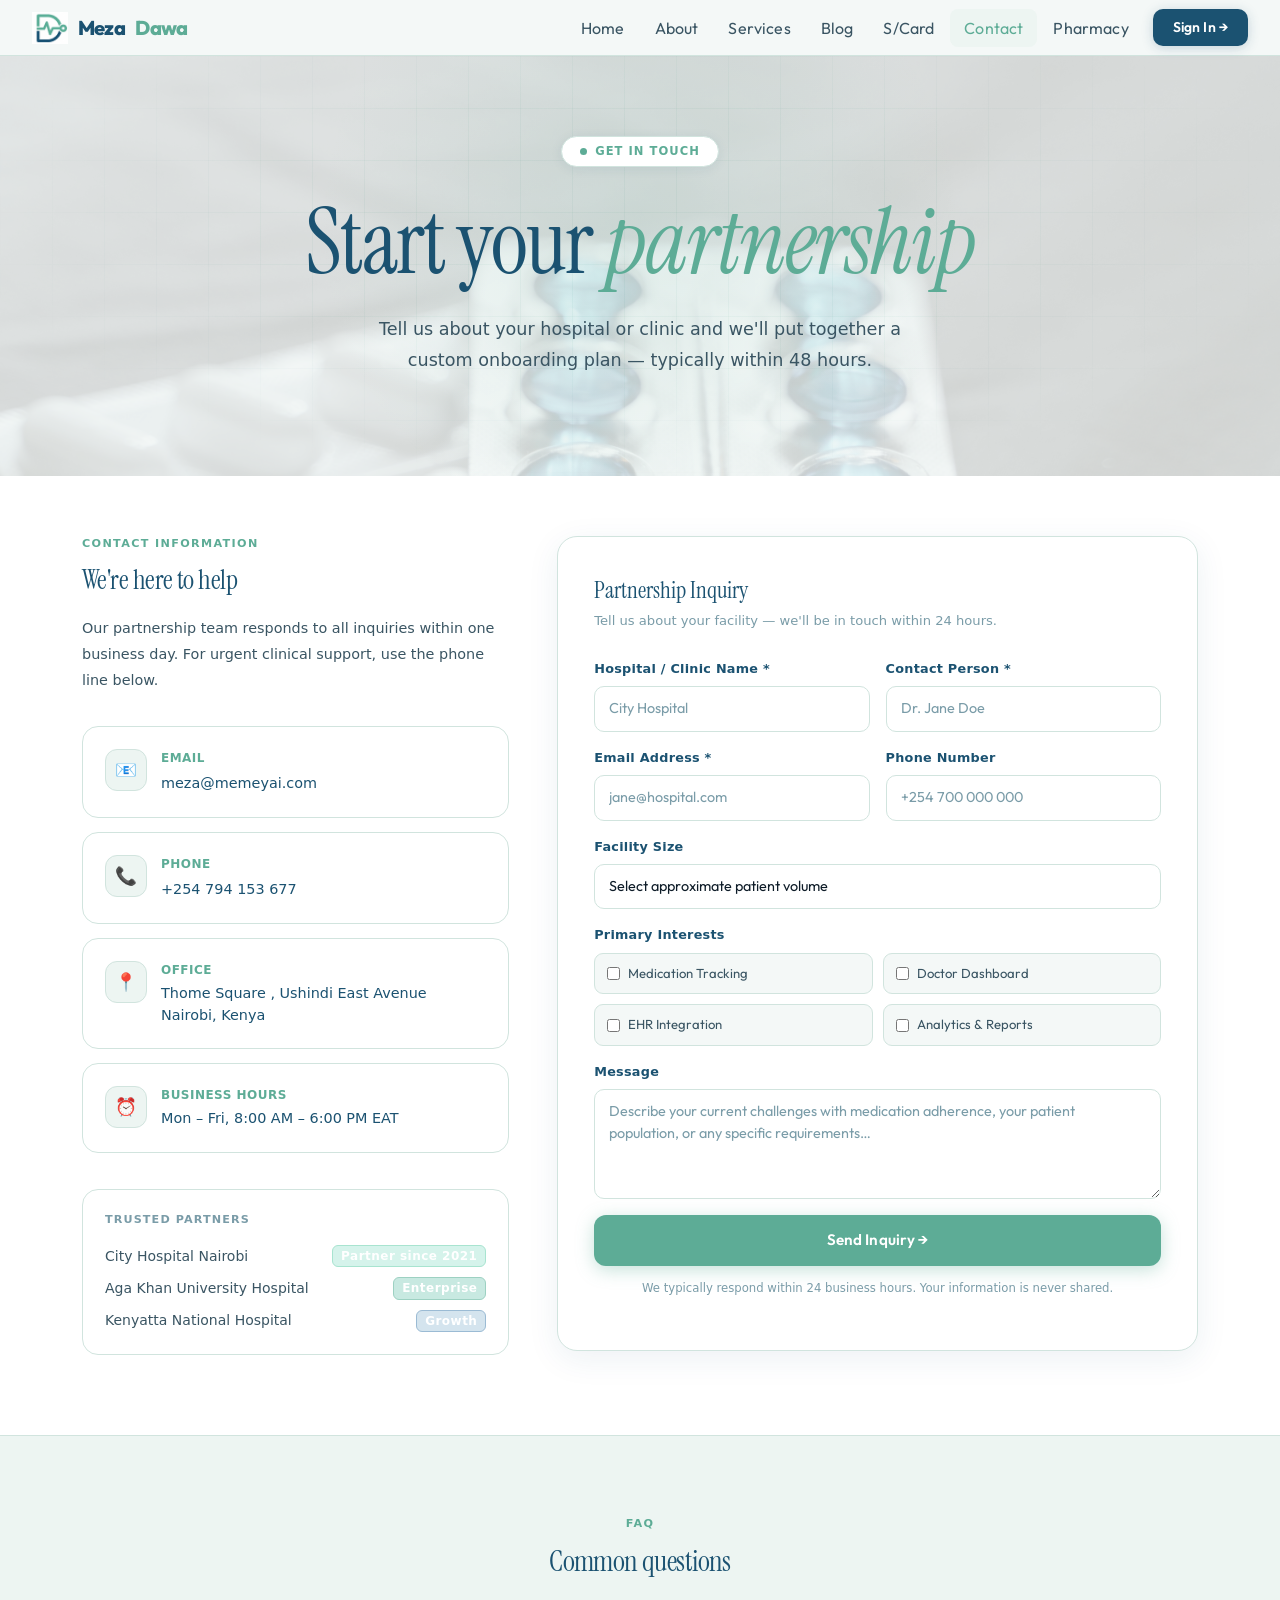
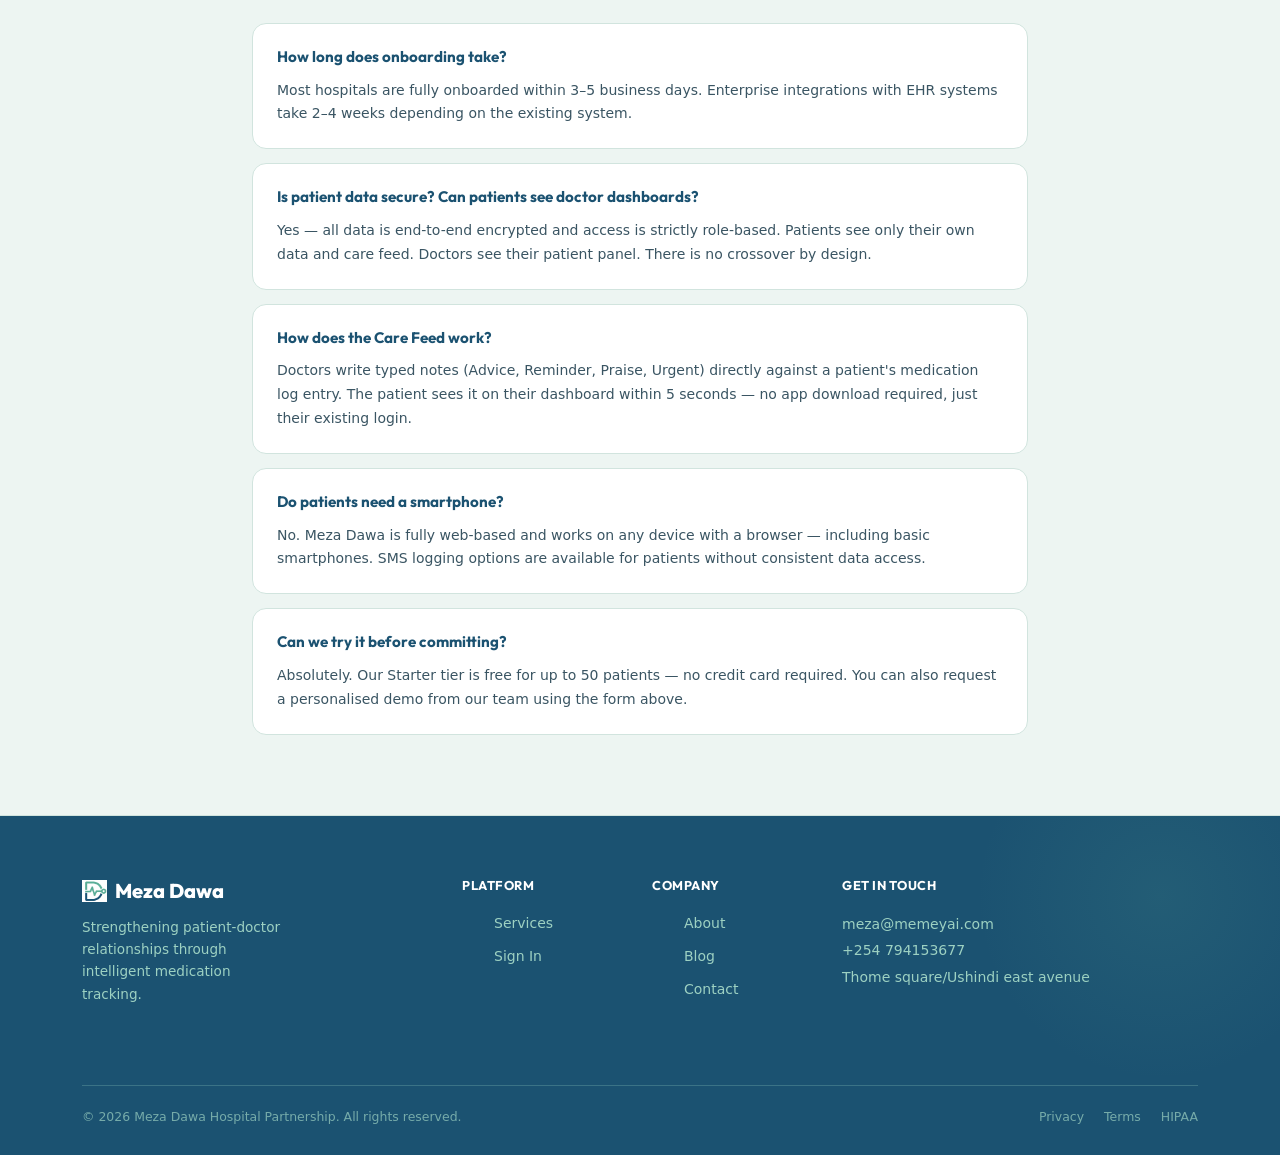
<file: contact.html>
<!DOCTYPE html>
<html lang="en">
<head>
  <meta charset="UTF-8">
  <meta name="viewport" content="width=device-width, initial-scale=1.0">
  <meta name="description" content="Contact Meza Dawa for hospital partnerships to enhance patient care and medication adherence.">
  <title>Contact Us — Meza Dawa</title>
  <link rel="stylesheet" href="style.css">
  <link rel="stylesheet" href="feat-icon.css">
  <link rel="stylesheet" href="back-to-top.css">
  <link href="https://cdn.jsdelivr.net/npm/bootstrap@5.3.0/dist/css/bootstrap.min.css" rel="stylesheet">
  <style>
    .contact-layout { display:grid; grid-template-columns:1fr 1.5fr; gap:48px; align-items:start; }
    .form-two-col   { display:grid; grid-template-columns:1fr 1fr; gap:16px; }
    @media(max-width:768px) { .contact-layout { grid-template-columns:1fr; } .form-two-col { grid-template-columns:1fr; } }
  </style>
</head>
<body>

<nav class="navbar navbar-expand-lg">
  <div class="container-fluid">
    <a class="navbar-brand" href="index.html"><img src="logo.png" alt="Meza Dawa"> Meza <span class="brand-dot">Dawa</span></a>
    <button class="navbar-toggler" type="button" data-bs-toggle="collapse" data-bs-target="#nav"><span class="navbar-toggler-icon"></span></button>
    <div class="collapse navbar-collapse" id="nav">
     <ul class="navbar-nav ms-auto align-items-center" style="gap:2px;">
        <li class="nav-item"><a class="nav-link" href="index.html">Home</a></li>
        <li class="nav-item"><a class="nav-link" href="about.html">About</a></li>
        <li class="nav-item"><a class="nav-link" href="services.html">Services</a></li>
        <li class="nav-item"><a class="nav-link" href="blog.html">Blog</a></li>
        <li class="nav-item"><a class="nav-link" href="card.html">S/Card</a></li>
        <li class="nav-item"><a class="nav-link active-link" href="contact.html">Contact</a></li>
        <li class="nav-item"><a class="nav-link" href="pharmacy-dashboard.html">Pharmacy</a></li>
        <li class="nav-item ms-2"><a class="btn-nav-portal nav-link" href="portal.html">Sign In →</a></li>
      </ul>
    </div>
  </div>
</nav>

<header class="hero" style="padding:80px 24px 60px;position:relative;">
  <div class="hero-bg" aria-hidden="true"></div>
  <div class="hero-eyebrow">Get in Touch</div>
  <h1>Start your <em>partnership</em></h1>
  <p>Tell us about your hospital or clinic and we'll put together a custom onboarding plan — typically within 48 hours.</p>
<!-- Hero background image style -->
<style>
  .hero .hero-bg {
    position: absolute;
    inset: 0;
    background-image: url('dawa.jpg');
    background-size: cover;
    background-position: center top;
    background-repeat: no-repeat;
    opacity: 0.18;
    pointer-events: none;
    z-index: 0;
  }
  .hero .hero-eyebrow,
  .hero h1,
  .hero p,
  .hero .hero-actions {
    position: relative;
    z-index: 1;
  }
</style>
</header>

<section class="section" style="padding-top:60px;">
  <div class="container">
    <div class="contact-layout">

      <!-- LEFT: Info -->
      <div>
        <span class="section-label">Contact Information</span>
        <h2 class="section-title" style="font-size:1.7rem;margin-bottom:20px;">We're here to help</h2>
        <p style="color:#3A5563;font-size:0.9rem;line-height:1.8;margin-bottom:32px;font-weight:300;">Our partnership team responds to all inquiries within one business day. For urgent clinical support, use the phone line below.</p>

        <div style="display:flex;flex-direction:column;gap:14px;margin-bottom:36px;">
          <div class="contact-info-card">
            <div class="contact-info-icon">📧</div>
            <div>
              <div class="contact-info-label">Email</div>
              <a href="mailto:info@mezadawa.com" class="contact-info-val" style="text-decoration:none;transition:color 0.2s;" onmouseenter="this.style.color='#5DAC96'" onmouseleave="this.style.color='#1B5271'">meza@memeyai.com</a>
            </div>
          </div>
          <div class="contact-info-card">
            <div class="contact-info-icon">📞</div>
            <div>
              <div class="contact-info-label">Phone</div>
              <a href="tel:+254700000000" class="contact-info-val" style="text-decoration:none;transition:color 0.2s;" onmouseenter="this.style.color='#5DAC96'" onmouseleave="this.style.color='#1B5271'">+254 794 153  677</a>
            </div>
          </div>
          <div class="contact-info-card">
            <div class="contact-info-icon">📍</div>
            <div>
              <div class="contact-info-label">Office</div>
              <div class="contact-info-val">Thome Square , Ushindi East Avenue <br>Nairobi, Kenya</div>
            </div>
          </div>
          <div class="contact-info-card">
            <div class="contact-info-icon">⏰</div>
            <div>
              <div class="contact-info-label">Business Hours</div>
              <div class="contact-info-val">Mon – Fri, 8:00 AM – 6:00 PM EAT</div>
            </div>
          </div>
        </div>

        <!-- Trusted partners mini-card -->
        <div style="background:#FFFFFF;border:1px solid #D1E4DE;border-radius:16px;padding:22px;">
          <div style="font-size:0.7rem;font-weight:800;letter-spacing:0.10em;text-transform:uppercase;color:#7A9CA8;margin-bottom:16px;">Trusted Partners</div>
          <div style="display:flex;flex-direction:column;gap:10px;">
            <div style="display:flex;align-items:center;justify-content:space-between;">
              <span style="font-size:0.875rem;color:#3A5563;">City Hospital Nairobi</span>
              <span class="badge badge-green">Partner since 2021</span>
            </div>
            <div style="display:flex;align-items:center;justify-content:space-between;">
              <span style="font-size:0.875rem;color:#3A5563;">Aga Khan University Hospital</span>
              <span class="badge badge-teal">Enterprise</span>
            </div>
            <div style="display:flex;align-items:center;justify-content:space-between;">
              <span style="font-size:0.875rem;color:#3A5563;">Kenyatta National Hospital</span>
              <span class="badge badge-navy">Growth</span>
            </div>
          </div>
        </div>
      </div>

      <!-- RIGHT: Form -->
      <div style="background:#FFFFFF;border:1px solid #D1E4DE;border-radius:20px;padding:36px;box-shadow:0 8px 32px rgba(27,82,113,0.08);">
        <div style="font-family:'Instrument Serif',serif;font-size:1.45rem;color:#1B5271;margin-bottom:4px;">Partnership Inquiry</div>
        <div style="font-size:0.82rem;color:#7A9CA8;margin-bottom:28px;">Tell us about your facility — we'll be in touch within 24 hours.</div>

        <form onsubmit="return validateForm()">
          <div class="form-two-col">
            <div class="mb-3">
              <label class="form-label">Hospital / Clinic Name *</label>
              <input type="text" class="form-control" id="name" placeholder="City Hospital" required>
            </div>
            <div class="mb-3">
              <label class="form-label">Contact Person *</label>
              <input type="text" class="form-control" id="contact" placeholder="Dr. Jane Doe" required>
            </div>
          </div>
          <div class="form-two-col">
            <div class="mb-3">
              <label class="form-label">Email Address *</label>
              <input type="email" class="form-control" id="email" placeholder="jane@hospital.com" required>
            </div>
            <div class="mb-3">
              <label class="form-label">Phone Number</label>
              <input type="tel" class="form-control" id="phone" placeholder="+254 700 000 000">
            </div>
          </div>
          <div class="mb-3">
            <label class="form-label">Facility Size</label>
            <select class="form-control" id="size">
              <option value="" disabled selected>Select approximate patient volume</option>
              <option>Small clinic — under 100 patients/month</option>
              <option>Mid-size hospital — 100–500 patients/month</option>
              <option>Large hospital — 500–2,000 patients/month</option>
              <option>Health system / Network — 2,000+ patients/month</option>
            </select>
          </div>
          <div class="mb-3">
            <label class="form-label">Primary Interests</label>
            <div style="display:grid;grid-template-columns:1fr 1fr;gap:10px;margin-top:6px;">
              <label style="display:flex;align-items:center;gap:8px;cursor:pointer;padding:10px 12px;border-radius:9px;border:1px solid #D1E4DE;background:#F4F8F7;font-size:0.82rem;color:#3A5563;font-family:'Outfit',sans-serif;transition:all 0.18s;" onmouseenter="this.style.background='#EDF5F2';this.style.borderColor='#9DD1C2'" onmouseleave="this.style.background='#F4F8F7';this.style.borderColor='#D1E4DE'">
                <input type="checkbox" style="accent-color:#5DAC96;"> Medication Tracking
              </label>
              <label style="display:flex;align-items:center;gap:8px;cursor:pointer;padding:10px 12px;border-radius:9px;border:1px solid #D1E4DE;background:#F4F8F7;font-size:0.82rem;color:#3A5563;font-family:'Outfit',sans-serif;transition:all 0.18s;" onmouseenter="this.style.background='#EDF5F2';this.style.borderColor='#9DD1C2'" onmouseleave="this.style.background='#F4F8F7';this.style.borderColor='#D1E4DE'">
                <input type="checkbox" style="accent-color:#5DAC96;"> Doctor Dashboard
              </label>
              <label style="display:flex;align-items:center;gap:8px;cursor:pointer;padding:10px 12px;border-radius:9px;border:1px solid #D1E4DE;background:#F4F8F7;font-size:0.82rem;color:#3A5563;font-family:'Outfit',sans-serif;transition:all 0.18s;" onmouseenter="this.style.background='#EDF5F2';this.style.borderColor='#9DD1C2'" onmouseleave="this.style.background='#F4F8F7';this.style.borderColor='#D1E4DE'">
                <input type="checkbox" style="accent-color:#5DAC96;"> EHR Integration
              </label>
              <label style="display:flex;align-items:center;gap:8px;cursor:pointer;padding:10px 12px;border-radius:9px;border:1px solid #D1E4DE;background:#F4F8F7;font-size:0.82rem;color:#3A5563;font-family:'Outfit',sans-serif;transition:all 0.18s;" onmouseenter="this.style.background='#EDF5F2';this.style.borderColor='#9DD1C2'" onmouseleave="this.style.background='#F4F8F7';this.style.borderColor='#D1E4DE'">
                <input type="checkbox" style="accent-color:#5DAC96;"> Analytics & Reports
              </label>
            </div>
          </div>
          <div class="mb-3">
            <label class="form-label">Message</label>
            <textarea class="form-control" id="message" rows="4" placeholder="Describe your current challenges with medication adherence, your patient population, or any specific requirements…"></textarea>
          </div>
          <button type="submit" class="btn-primary" style="width:100%;justify-content:center;font-size:0.95rem;padding:14px;">Send Inquiry →</button>
          <p style="text-align:center;font-size:0.73rem;color:#7A9CA8;margin-top:14px;">We typically respond within 24 business hours. Your information is never shared.</p>
        </form>
      </div>

    </div>
  </div>
</section>

<!-- FAQ -->
<section class="section section-alt">
  <div class="container" style="max-width:800px;">
    <div style="text-align:center;margin-bottom:44px;">
      <span class="section-label">FAQ</span>
      <h2 class="section-title" style="font-size:1.8rem;">Common questions</h2>
    </div>
    <div style="display:flex;flex-direction:column;gap:14px;">
      <div class="faq-item">
        <div class="faq-q">How long does onboarding take?</div>
        <div class="faq-a">Most hospitals are fully onboarded within 3–5 business days. Enterprise integrations with EHR systems take 2–4 weeks depending on the existing system.</div>
      </div>
      <div class="faq-item">
        <div class="faq-q">Is patient data secure? Can patients see doctor dashboards?</div>
        <div class="faq-a">Yes — all data is end-to-end encrypted and access is strictly role-based. Patients see only their own data and care feed. Doctors see their patient panel. There is no crossover by design.</div>
      </div>
      <div class="faq-item">
        <div class="faq-q">How does the Care Feed work?</div>
        <div class="faq-a">Doctors write typed notes (Advice, Reminder, Praise, Urgent) directly against a patient's medication log entry. The patient sees it on their dashboard within 5 seconds — no app download required, just their existing login.</div>
      </div>
      <div class="faq-item">
        <div class="faq-q">Do patients need a smartphone?</div>
        <div class="faq-a">No. Meza Dawa is fully web-based and works on any device with a browser — including basic smartphones. SMS logging options are available for patients without consistent data access.</div>
      </div>
      <div class="faq-item">
        <div class="faq-q">Can we try it before committing?</div>
        <div class="faq-a">Absolutely. Our Starter tier is free for up to 50 patients — no credit card required. You can also request a personalised demo from our team using the form above.</div>
      </div>
    </div>
  </div>
</section>

<footer class="main-footer">
  <div class="container">
    <div class="row">
      <div class="col-md-4 mb-4"><div class="footer-brand"><img src="logo.png" alt="">Meza Dawa</div><p class="footer-tagline">Strengthening patient-doctor relationships through intelligent medication tracking.</p></div>
      <div class="col-md-2 mb-4"><div class="footer-heading">Platform</div><ul class="footer-links"><li><a href="services.html">Services</a></li><li><a href="portal.html">Sign In</a></li></ul></div>
      <div class="col-md-2 mb-4"><div class="footer-heading">Company</div><ul class="footer-links"><li><a href="about.html">About</a></li><li><a href="blog.html">Blog</a></li><li><a href="contact.html">Contact</a></li></ul></div>
      <div class="col-md-4 mb-4"><div class="footer-heading">Get in Touch</div><p style="color:#9DD1C2;font-size:0.875rem;line-height:1.9;font-weight:300;">meza@memeyai.com<br>+254 794153677<br>Thome square/Ushindi east avenue</p></div>
    </div>
    <div class="footer-bottom"><span class="footer-copy">© 2026 Meza Dawa Hospital Partnership. All rights reserved.</span><div class="footer-legal"><a href="#">Privacy</a><a href="#">Terms</a><a href="#">HIPAA</a></div></div>
  </div>
</footer>

<script src="https://cdn.jsdelivr.net/npm/bootstrap@5.3.0/dist/js/bootstrap.bundle.min.js"></script>
<script src="script.js"></script>
<script src="back-to-top.js"></script>
</body>
</html>
</file>
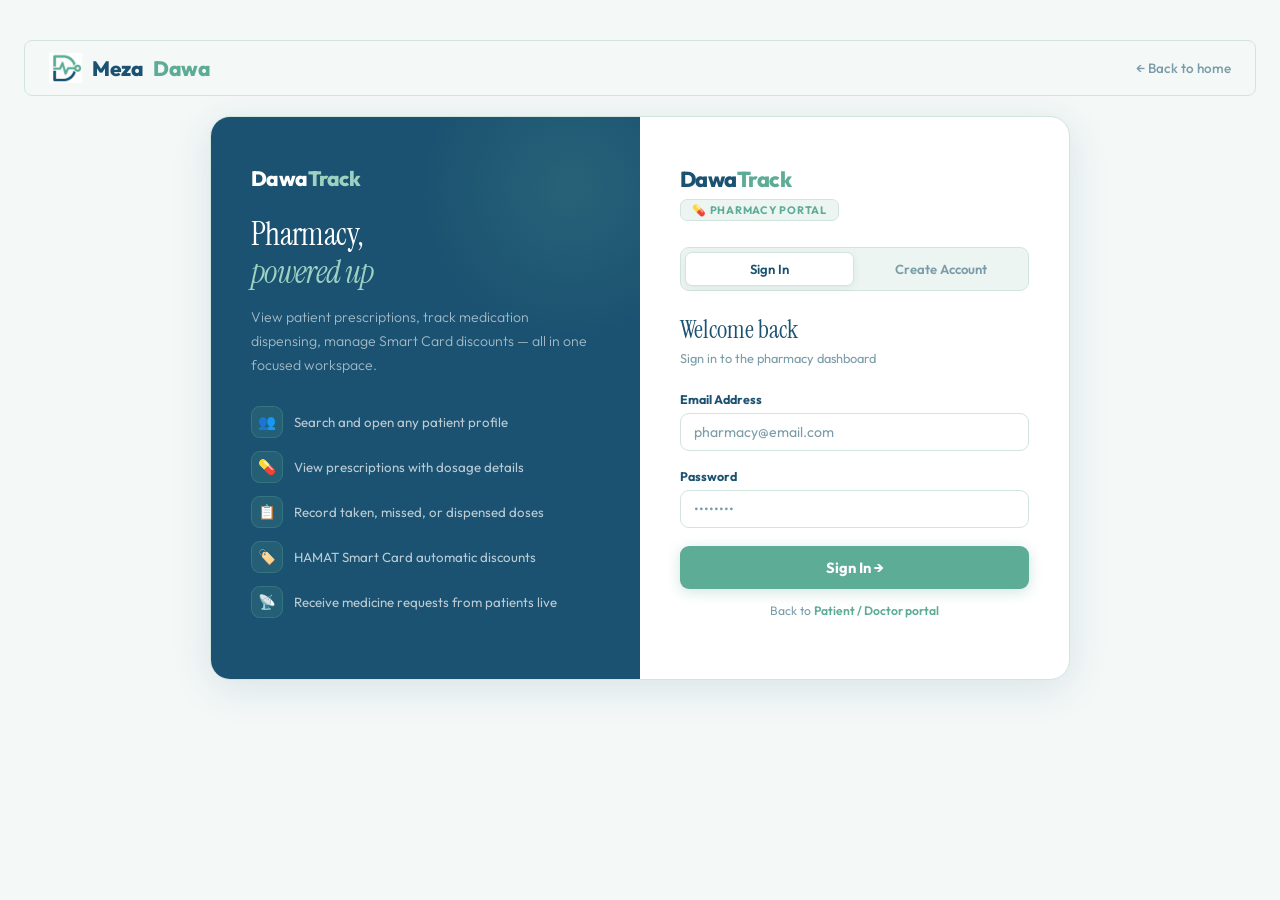
<file: pharmacy-dashboard.html>
<!DOCTYPE html>
<html lang="en">
<head>
  <meta charset="UTF-8">
  <meta name="viewport" content="width=device-width, initial-scale=1.0">
  <title>Pharmacy Dashboard — Meza Dawa</title>
  <link href="https://fonts.googleapis.com/css2?family=Instrument+Serif:ital@0;1&family=Outfit:wght@300;400;500;600;700;800&display=swap" rel="stylesheet">
  <link rel="stylesheet" href="back-to-top.css">
  <style>
    /*
    ══════════════════════════════════════════════════════════
    DAWATRACK · PHARMACY DASHBOARD  — embedded CSS + JS
    No :root block — every color is a literal value
    ──────────────────────────────────────────────────────────
    Page bg        #F4F8F7
    Surface        #FFFFFF
    Tinted surface #EDF5F2
    Deep ink       #0E1C28
    Body copy      #3A5563
    Muted          #7A9CA8
    Border         #D1E4DE
    Brand teal     #5DAC96
    Teal dark      #3D8F7A
    Teal shimmer   #9DD1C2
    Teal ultra-lt  #C8E9E1
    Brand navy     #1B5271
    Navy dark      #0E2E42
    Success green  #2DAF83
    Warning amber  #D98A2A
    Danger coral   #D94F4F
    Info blue      #3A8DC4
    ══════════════════════════════════════════════════════════
    */

    *, *::before, *::after { box-sizing: border-box; margin: 0; padding: 0; }
    html { scroll-behavior: smooth; font-size: 16px; }
    body { font-family: 'Outfit', sans-serif; background: #F4F8F7; color: #0E1C28; min-height: 100vh; -webkit-font-smoothing: antialiased; }
    ::selection { background: #C8E9E1; color: #1B5271; }
    ::-webkit-scrollbar { width: 5px; height: 5px; }
    ::-webkit-scrollbar-track { background: #F4F8F7; }
    ::-webkit-scrollbar-thumb { background: #9DD1C2; border-radius: 10px; }
    ::-webkit-scrollbar-thumb:hover { background: #5DAC96; }

    /* ── NAVBAR (login screen) ── */
    .portal-nav {
      background: rgba(244,248,247,0.96);
      backdrop-filter: blur(20px);
      border-bottom: 1px solid #D1E4DE;
      height: 64px; display: flex; align-items: center;
      padding: 0 32px; justify-content: space-between;
      position: sticky; top: 0; z-index: 100;
    }
    .portal-nav-brand {
      display: flex; align-items: center; gap: 10px;
      font-family: 'Outfit', sans-serif; font-weight: 800;
      font-size: 1.3rem; color: #1B5271; text-decoration: none;
      letter-spacing: -0.025em;
    }
    .portal-nav-brand img { height: 30px; width: auto; }
    .portal-nav-brand .dot { color: #5DAC96; }
    .portal-nav-back { font-size: 0.84rem; color: #7A9CA8; text-decoration: none; font-family: 'Outfit', sans-serif; font-weight: 500; transition: color 0.18s; }
    .portal-nav-back:hover { color: #5DAC96; }

    /* Login screen navbar classes (matching portal.html styling) */
.login-nav {
       background: rgba(244,248,247,0.96);
       backdrop-filter: blur(20px);
       border-bottom: 1px solid #D1E4DE;
       height: 64px; display: flex; align-items: center;
       padding: 0 32px; justify-content: space-between;
       width: 100%;
     }
    .pharm-nav-brand {
      display: flex; align-items: center; gap: 10px;
      font-family: 'Outfit', sans-serif; font-weight: 800;
      font-size: 1.3rem; color: #1B5271; text-decoration: none;
      letter-spacing: -0.025em;
    }
    .pharm-nav-brand img { height: 30px; width: auto; }
    .pharm-nav-brand .dot { color: #5DAC96; }
    .login-nav-back { font-size: 0.84rem; color: #7A9CA8; text-decoration: none; font-family: 'Outfit', sans-serif; font-weight: 500; transition: color 0.18s; }
    .login-nav-back:hover { color: #5DAC96; }

/* ── PH-NAV (dashboard navbar) ── */
     .ph-nav {
       background: rgba(244,248,247,0.95);
       backdrop-filter: blur(20px);
       border-bottom: 1px solid #D1E4DE;
       height: 56px; position: sticky; top: 0; z-index: 1000;
       display: flex; align-items: center; padding: 0 24px; gap: 16px;
     }
    .ph-brand {
      font-family: 'Outfit', sans-serif; font-weight: 800; font-size: 1.3rem;
      color: #1B5271; letter-spacing: -0.025em; text-decoration: none;
      display: flex; align-items: center; gap: 8px; white-space: nowrap;
    }
    .ph-brand .dot { color: #5DAC96; }
    .ph-pill {
      background: #EDF5F2; border: 1px solid #D1E4DE; border-radius: 8px;
      padding: 4px 12px; font-size: 0.7rem; font-weight: 700;
      color: #5DAC96; letter-spacing: 0.07em; text-transform: uppercase;
    }
    .ph-nav-right { margin-left: auto; display: flex; align-items: center; gap: 10px; }
    .ph-user-chip {
      display: flex; align-items: center; gap: 9px;
      background: #FFFFFF; border: 1px solid #D1E4DE; border-radius: 10px;
      padding: 7px 14px; cursor: default;
    }
    .ph-avatar {
      width: 30px; height: 30px; border-radius: 50%;
      background: linear-gradient(135deg, #5DAC96, #1B5271);
      display: flex; align-items: center; justify-content: center;
      font-weight: 800; font-size: 0.70rem; color: #FFFFFF; flex-shrink: 0;
    }
    .ph-user-name { font-size: 0.82rem; font-weight: 700; color: #1B5271; }
    .ph-user-role { font-size: 0.68rem; color: #7A9CA8; }
    .btn-logout {
      background: none; border: 1.5px solid #D1E4DE; border-radius: 9px;
      padding: 7px 16px; font-family: 'Outfit', sans-serif; font-weight: 600;
      font-size: 0.8rem; color: #7A9CA8; cursor: pointer; transition: all 0.18s;
    }
    .btn-logout:hover { border-color: #D94F4F; color: #D94F4F; background: #FAE8E8; }

    /* ── LAYOUT ── */
    .ph-layout { display: grid; grid-template-columns: 240px 1fr; min-height: calc(100vh - 64px); }

    /* ── SIDEBAR ── */
    .ph-sidebar {
      background: #FFFFFF; border-right: 1px solid #D1E4DE;
      padding: 24px 14px; position: sticky; top: 64px;
      height: calc(100vh - 64px); overflow-y: auto;
      display: flex; flex-direction: column;
    }
    .ph-sb-logo {
      display: flex; align-items: center; gap: 9px;
      font-weight: 800; font-size: 1rem; color: #1B5271;
      margin-bottom: 28px; padding: 0 8px; letter-spacing: -0.02em;
    }
    .ph-sb-section { margin-bottom: 22px; }
    .ph-sb-lbl {
      font-size: 0.62rem; font-weight: 800; letter-spacing: 0.12em;
      text-transform: uppercase; color: #7A9CA8; margin-bottom: 6px; padding: 0 8px;
    }
    .ph-sb-link {
      display: flex; align-items: center; gap: 9px; padding: 9px 10px;
      border-radius: 9px; color: #3A5563; font-size: 0.85rem; font-weight: 500;
      cursor: pointer; border: none; background: none; width: 100%;
      text-align: left; font-family: 'Outfit', sans-serif; transition: all 0.18s;
      margin-bottom: 2px; text-decoration: none;
    }
    .ph-sb-link:hover { background: #EDF5F2; color: #1B5271; }
    .ph-sb-link.active { background: #EDF5F2; color: #5DAC96; font-weight: 600; border: 1px solid #D1E4DE; }
    .ph-sb-link .ico { width: 17px; text-align: center; font-size: 0.9rem; flex-shrink: 0; }

    /* Requests badge on sidebar */
    .req-badge {
      background: #D94F4F; color: #FFFFFF; font-size: 0.60rem;
      font-weight: 800; border-radius: 100px; padding: 2px 7px; margin-left: auto;
    }

    /* Sidebar alert */
    .sb-alert {
      border-radius: 12px; padding: 14px; margin-top: auto;
    }
    .sb-alert-red { background: #FAE8E8; border: 1px solid #F0BBBB; }
    .sb-alert-lbl { font-size: 0.60rem; font-weight: 800; letter-spacing: 0.09em; text-transform: uppercase; margin-bottom: 5px; }
    .sb-alert-red .sb-alert-lbl { color: #D94F4F; }
    .sb-alert-val { font-family: 'Instrument Serif', serif; font-size: 2.3rem; line-height: 1; margin-bottom: 3px; }
    .sb-alert-red .sb-alert-val { color: #D94F4F; }
    .sb-alert-sub { font-size: 0.70rem; margin-bottom: 10px; }
    .sb-alert-red .sb-alert-sub { color: #B03030; }

    /* ── MAIN ── */
    .ph-main { background: #F4F8F7; padding: 28px; overflow-y: auto; }
    .ph-header { display: flex; align-items: flex-start; justify-content: space-between; margin-bottom: 24px; gap: 14px; flex-wrap: wrap; }
    .ph-page-title { font-family: 'Instrument Serif', serif; font-weight: 400; font-size: 1.6rem; letter-spacing: -0.02em; color: #1B5271; }
    .ph-page-sub { font-size: 0.82rem; color: #7A9CA8; margin-top: 4px; }
    .date-chip { background: #FFFFFF; border: 1px solid #D1E4DE; border-radius: 8px; padding: 7px 13px; font-size: 0.78rem; color: #3A5563; display: inline-flex; align-items: center; gap: 6px; font-weight: 500; white-space: nowrap; }

    /* ── KPI GRID ── */
    .kpi-grid { display: grid; grid-template-columns: repeat(auto-fit, minmax(170px, 1fr)); gap: 14px; margin-bottom: 22px; }
    .kpi-card { background: #FFFFFF; border: 1px solid #D1E4DE; border-radius: 14px; padding: 18px 20px; position: relative; overflow: hidden; transition: all 0.22s; }
    .kpi-card:hover { border-color: #9DD1C2; box-shadow: 0 6px 24px rgba(27,82,113,0.10); transform: translateY(-2px); }
    .kpi-accent { position: absolute; top: 0; left: 0; right: 0; height: 3px; }
    .kpi-accent.teal   { background: linear-gradient(90deg, #5DAC96, #9DD1C2); }
    .kpi-accent.green  { background: linear-gradient(90deg, #2DAF83, #5DAC96); }
    .kpi-accent.amber  { background: linear-gradient(90deg, #D98A2A, #F0C070); }
    .kpi-accent.red    { background: linear-gradient(90deg, #D94F4F, #F09090); }
    .kpi-accent.navy   { background: linear-gradient(90deg, #1B5271, #5DAC96); }
    .kpi-lbl { font-size: 0.67rem; font-weight: 700; color: #7A9CA8; letter-spacing: 0.05em; text-transform: uppercase; margin-bottom: 7px; }
    .kpi-val { font-family: 'Instrument Serif', serif; font-size: 2rem; color: #1B5271; line-height: 1; margin-bottom: 5px; }
    .kpi-sub { font-size: 0.70rem; color: #7A9CA8; }

    /* ── PANEL ── */
    .panel { background: #FFFFFF; border: 1px solid #D1E4DE; border-radius: 14px; overflow: hidden; margin-bottom: 18px; }
    .panel-hdr { padding: 16px 20px; border-bottom: 1px solid #D1E4DE; display: flex; align-items: center; justify-content: space-between; gap: 12px; flex-wrap: wrap; background: #F4F8F7; }
    .panel-title { font-weight: 700; font-size: 0.92rem; color: #1B5271; }
    .panel-sub   { font-size: 0.72rem; color: #7A9CA8; margin-top: 2px; }
    .panel-body  { padding: 0; }

    /* ── TABS ── */
    .ph-tabs { display: flex; gap: 4px; background: #EDF5F2; border: 1px solid #D1E4DE; border-radius: 10px; padding: 4px; margin-bottom: 20px; flex-wrap: wrap; }
    .ph-tab  { flex: none; padding: 8px 18px; border: none; border-radius: 7px; background: transparent; color: #7A9CA8; font-family: 'Outfit', sans-serif; font-weight: 600; font-size: 0.82rem; cursor: pointer; transition: all 0.18s; white-space: nowrap; }
    .ph-tab.active { background: #FFFFFF; color: #1B5271; border: 1px solid #D1E4DE; box-shadow: 0 2px 8px rgba(27,82,113,0.08); }
    .ph-panel { display: none; }
    .ph-panel.active { display: block; }

    /* ── TABLE ── */
    .ph-table { width: 100%; border-collapse: collapse; }
    .ph-table th { font-size: 0.67rem; font-weight: 800; letter-spacing: 0.08em; text-transform: uppercase; color: #7A9CA8; padding: 11px 14px; border-bottom: 1.5px solid #D1E4DE; background: #F4F8F7; text-align: left; white-space: nowrap; }
    .ph-table td { padding: 12px 14px; border-bottom: 1px solid #D1E4DE; font-size: 0.85rem; color: #3A5563; vertical-align: middle; }
    .ph-table tr:last-child td { border-bottom: none; }
    .ph-table tr:hover td { background: #EDF5F2; color: #1B5271; }

    /* ── BADGES ── */
    .badge { padding: 3px 10px; border-radius: 100px; font-size: 0.67rem; font-weight: 700; letter-spacing: 0.04em; display: inline-flex; align-items: center; gap: 4px; }
    .bg    { background: #D5F3EB; color: #1E8A65; border: 1px solid #A8E4D0; }
    .ba    { background: #FBF0DC; color: #A0620A; border: 1px solid #F0CC88; }
    .br    { background: #FAE0E0; color: #B03030; border: 1px solid #F0AAAA; }
    .bb    { background: #DCF0FA; color: #1A6496; border: 1px solid #9DD0F0; }
    .bt    { background: #C8E9E1; color: #2E7A65; border: 1px solid #9DD1C2; }
    .bn    { background: #D4E4EE; color: #1B5271; border: 1px solid #9BBBD4; }
    .bgr   { background: #EDF5F2; color: #7A9CA8; border: 1px solid #D1E4DE; }

    /* ── FORM CONTROLS ── */
    .f-label { font-size: 0.78rem; font-weight: 700; color: #1B5271; display: block; margin-bottom: 6px; }
    .f-input, .f-select, .f-textarea {
      width: 100%; background: #FFFFFF; border: 1.5px solid #D1E4DE; border-radius: 9px;
      color: #0E1C28; font-family: 'Outfit', sans-serif; font-size: 0.88rem; padding: 9px 13px;
      transition: border-color 0.2s, box-shadow 0.2s; appearance: none;
    }
    .f-input:focus, .f-select:focus, .f-textarea:focus { outline: none; border-color: #5DAC96; box-shadow: 0 0 0 3px rgba(93,172,150,0.13); }
    .f-input::placeholder, .f-textarea::placeholder { color: #7A9CA8; }
    .f-select option { background: #FFFFFF; color: #0E1C28; }
    .mb2 { margin-bottom: 14px; }
    .mb3 { margin-bottom: 18px; }
    .g2  { display: grid; grid-template-columns: 1fr 1fr; gap: 13px; }
    @media(max-width:520px){ .g2{grid-template-columns:1fr;} }

    /* ── BUTTONS ── */
    .btn-t {
      background: #5DAC96; color: #FFFFFF; border: none; padding: 9px 22px; border-radius: 9px;
      font-family: 'Outfit', sans-serif; font-weight: 700; font-size: 0.85rem; cursor: pointer;
      transition: background 0.2s, transform 0.15s, box-shadow 0.2s;
      box-shadow: 0 3px 14px rgba(93,172,150,0.30); display: inline-flex; align-items: center; gap: 7px;
    }
    .btn-t:hover { background: #3D8F7A; transform: translateY(-2px); box-shadow: 0 5px 22px rgba(93,172,150,0.42); }
    .btn-n {
      background: #1B5271; color: #FFFFFF; border: none; padding: 9px 22px; border-radius: 9px;
      font-family: 'Outfit', sans-serif; font-weight: 700; font-size: 0.85rem; cursor: pointer;
      transition: background 0.2s, transform 0.15s; box-shadow: 0 3px 14px rgba(27,82,113,0.22);
      display: inline-flex; align-items: center; gap: 7px;
    }
    .btn-n:hover { background: #0E2E42; transform: translateY(-2px); }
    .btn-g {
      background: #FFFFFF; color: #1B5271; border: 1.5px solid #D1E4DE; padding: 9px 20px;
      border-radius: 9px; font-family: 'Outfit', sans-serif; font-weight: 600; font-size: 0.85rem;
      cursor: pointer; transition: all 0.18s; display: inline-flex; align-items: center; gap: 7px;
    }
    .btn-g:hover { border-color: #5DAC96; background: #EDF5F2; }
    .btn-sm {
      padding: 5px 12px; border-radius: 7px; font-family: 'Outfit', sans-serif; font-weight: 700;
      font-size: 0.75rem; cursor: pointer; transition: all 0.18s; border: none;
      display: inline-flex; align-items: center; gap: 4px;
    }
    .bsm-t  { background: #EDF5F2; color: #5DAC96; border: 1px solid #D1E4DE; }
    .bsm-t:hover { background: #C8E9E1; border-color: #9DD1C2; }
    .bsm-r  { background: #FAE8E8; color: #D94F4F; border: 1px solid #F0AAAA; }
    .bsm-r:hover { background: #F0AAAA; }
    .bsm-n  { background: #D4E4EE; color: #1B5271; border: 1px solid #9BBBD4; }
    .bsm-n:hover { background: #9BBBD4; }
    .w100 { width: 100%; justify-content: center; }

    /* ── SEARCH BAR ── */
    .srch-wrap { position: relative; flex: 1; min-width: 180px; }
    .srch-ico { position: absolute; left: 11px; top: 50%; transform: translateY(-50%); font-size: 0.83rem; color: #7A9CA8; pointer-events: none; }
    .srch-input { width: 100%; background: #FFFFFF; border: 1.5px solid #D1E4DE; border-radius: 9px; color: #0E1C28; font-family: 'Outfit', sans-serif; font-size: 0.85rem; padding: 8px 12px 8px 34px; transition: border-color 0.2s, box-shadow 0.2s; }
    .srch-input:focus { outline: none; border-color: #5DAC96; box-shadow: 0 0 0 3px rgba(93,172,150,0.12); }
    .srch-input::placeholder { color: #7A9CA8; }
    .toolbar { display: flex; align-items: center; gap: 10px; flex-wrap: wrap; margin-bottom: 14px; }

    /* ── MODAL ── */
    .ph-modal-ov {
      position: fixed; inset: 0; background: rgba(14,28,40,0.44); backdrop-filter: blur(4px);
      z-index: 2000; display: flex; align-items: center; justify-content: center; padding: 24px;
      opacity: 0; pointer-events: none; transition: opacity 0.26s;
    }
    .ph-modal-ov.open { opacity: 1; pointer-events: all; }
    .ph-modal {
      background: #FFFFFF; border: 1px solid #D1E4DE; border-radius: 18px;
      width: 100%; max-width: 540px; max-height: 90vh; overflow-y: auto;
      box-shadow: 0 24px 72px rgba(27,82,113,0.20); transform: translateY(14px);
      transition: transform 0.26s cubic-bezier(0.4,0.2,0.2,1);
    }
    .ph-modal-ov.open .ph-modal { transform: translateY(0); }
    .ph-modal-hdr { display: flex; align-items: center; justify-content: space-between; padding: 17px 22px; border-bottom: 1px solid #D1E4DE; background: #F4F8F7; border-radius: 18px 18px 0 0; }
    .ph-modal-title { font-family: 'Instrument Serif', serif; font-size: 1.2rem; color: #1B5271; }
    .ph-modal-close { width: 30px; height: 30px; border-radius: 50%; background: #FFFFFF; border: 1px solid #D1E4DE; font-size: 0.85rem; color: #7A9CA8; cursor: pointer; display: flex; align-items: center; justify-content: center; transition: all 0.18s; }
    .ph-modal-close:hover { background: #FAE8E8; border-color: #F0AAAA; color: #D94F4F; }
    .ph-modal-body { padding: 20px 22px; }
    .ph-modal-foot { padding: 13px 22px; border-top: 1px solid #D1E4DE; display: flex; justify-content: flex-end; gap: 10px; background: #F4F8F7; border-radius: 0 0 18px 18px; }

    /* ── TOAST ── */
    .ph-toasts { position: fixed; bottom: 24px; right: 24px; z-index: 9999; display: flex; flex-direction: column; gap: 10px; }
    .ph-toast { background: #FFFFFF; border: 1px solid #D1E4DE; border-radius: 11px; padding: 12px 17px; min-width: 270px; display: flex; align-items: center; gap: 10px; box-shadow: 0 6px 28px rgba(27,82,113,0.13); animation: phIn 0.3s cubic-bezier(0.34,1.56,0.64,1) both; font-family: 'Outfit', sans-serif; }
    .ph-toast.s { border-left: 3px solid #2DAF83; }
    .ph-toast.e { border-left: 3px solid #D94F4F; }
    .ph-toast.i { border-left: 3px solid #3A8DC4; }
    .ph-toast.w { border-left: 3px solid #D98A2A; }
    @keyframes phIn { from{opacity:0;transform:translateX(16px)} to{opacity:1;transform:translateX(0)} }

    /* ── PROFILE PANEL ── */
    .prof-header { background: linear-gradient(135deg, #1B5271, #0E2E42); padding: 28px 24px; border-radius: 14px; margin-bottom: 18px; color: #FFFFFF; position: relative; overflow: hidden; }
    .prof-header::before { content: ''; position: absolute; width: 300px; height: 300px; border-radius: 50%; background: radial-gradient(circle, rgba(93,172,150,0.18) 0%, transparent 70%); top: -100px; right: -80px; pointer-events: none; }
    .prof-avatar { width: 60px; height: 60px; border-radius: 50%; background: linear-gradient(135deg, #5DAC96, #9DD1C2); display: flex; align-items: center; justify-content: center; font-weight: 800; font-size: 1.3rem; color: #FFFFFF; margin-bottom: 14px; flex-shrink: 0; }
    .prof-name { font-family: 'Instrument Serif', serif; font-size: 1.6rem; color: #FFFFFF; margin-bottom: 4px; }
    .prof-meta { font-size: 0.82rem; color: #9DD1C2; }

    /* adherence bar inside profile */
    .adh-bar { height: 6px; border-radius: 100px; background: rgba(255,255,255,0.15); overflow: hidden; margin-top: 8px; }
    .adh-fill { height: 100%; border-radius: 100px; transition: width 1.1s cubic-bezier(0.4,0,0.2,1); }
    .adh-fill.hi { background: linear-gradient(90deg, #5DAC96, #9DD1C2); }
    .adh-fill.md { background: linear-gradient(90deg, #D98A2A, #F0C070); }
    .adh-fill.lo { background: linear-gradient(90deg, #D94F4F, #F09090); }

    /* card info tile */
    .card-tile { background: rgba(255,255,255,0.08); border: 1px solid rgba(255,255,255,0.15); border-radius: 10px; padding: 10px 14px; text-align: center; }
    .card-tile-lbl { font-size: 0.60rem; font-weight: 700; letter-spacing: 0.07em; text-transform: uppercase; color: rgba(255,255,255,0.55); margin-bottom: 4px; }
    .card-tile-val { font-size: 0.85rem; font-weight: 700; color: #FFFFFF; }

    /* ── ALERT BOX ── */
    .ph-alert { border-radius: 9px; padding: 11px 14px; font-size: 0.85rem; display: flex; gap: 9px; align-items: flex-start; margin-bottom: 14px; }
    .ph-alert.info    { background: #DCF0FA; border: 1px solid #9DD0F0; color: #1A6496; }
    .ph-alert.warning { background: #FBF5E6; border: 1px solid #F0CC88; color: #A0620A; }
    .ph-alert.danger  { background: #FAE8E8; border: 1px solid #F0AAAA; color: #B03030; }
    .ph-alert.success { background: #D5F3EB; border: 1px solid #A8E4D0; color: #1E8A65; }

/* ── LOGIN SCREEN ── */
     .login-wrap { min-height: 100vh; background: #F4F8F7; padding: 40px 24px; }
     .login-nav {
       background: rgba(244,248,247,0.96);
       backdrop-filter: blur(20px);
       border: 1px solid #D1E4DE;
       height: 56px; display: flex; align-items: center;
       padding: 0 24px; justify-content: space-between;
       border-radius: 8px;
       margin-bottom: 20px;
     }
     .login-panel {
       display: grid; grid-template-columns: 1fr 1fr;
       background: #FFFFFF; border: 1px solid #D1E4DE; border-radius: 20px;
       overflow: hidden; box-shadow: 0 8px 40px rgba(27,82,113,0.12);
       width: 100%; max-width: 860px;
       margin: 0 auto;
     }
     @media(max-width:700px){ .login-panel{grid-template-columns:1fr;} .login-left{display:none!important;} }
     .login-left {
      background: #1B5271; padding: 48px 40px;
      display: flex; flex-direction: column; justify-content: center; position: relative; overflow: hidden;
    }
    .login-left::before { content:''; position:absolute; width:300px; height:300px; border-radius:50%; background:radial-gradient(circle,rgba(93,172,150,0.18) 0%,transparent 70%); top:-80px; right:-80px; pointer-events:none; }
    .login-left h2 { font-family:'Instrument Serif',serif; font-weight:400; font-size:2rem; color:#FFFFFF; line-height:1.2; margin-bottom:14px; letter-spacing:-0.02em; }
    .login-left h2 em { font-style:italic; color:#9DD1C2; }
    .login-left p { color:rgba(255,255,255,0.6); font-size:0.88rem; line-height:1.7; margin-bottom:28px; font-weight:300; }
    .login-feat { display:flex; align-items:center; gap:11px; margin-bottom:13px; }
    .login-feat-icon { width:32px; height:32px; border-radius:9px; background:rgba(93,172,150,0.15); border:1px solid rgba(93,172,150,0.28); display:flex; align-items:center; justify-content:center; font-size:0.9rem; flex-shrink:0; }
    .login-feat span { font-size:0.83rem; color:rgba(255,255,255,0.7); }
    .login-right { padding: 48px 40px; }
    .login-logo { font-family:'Outfit',sans-serif; font-weight:800; font-size:1.35rem; color:#1B5271; margin-bottom:5px; letter-spacing:-0.025em; }
    .login-logo span { color:#5DAC96; }
    .login-badge { display:inline-block; background:#EDF5F2; border:1px solid #D1E4DE; border-radius:7px; padding:3px 11px; font-size:0.68rem; font-weight:700; color:#5DAC96; letter-spacing:0.07em; text-transform:uppercase; margin-bottom:26px; }
    .login-title { font-family:'Instrument Serif',serif; font-size:1.55rem; color:#1B5271; margin-bottom:4px; }
    .login-sub   { font-size:0.80rem; color:#7A9CA8; margin-bottom:26px; }
    .tab-row { display:flex; gap:4px; background:#EDF5F2; border:1px solid #D1E4DE; border-radius:9px; padding:4px; margin-bottom:22px; }
    .t-btn { flex:1; padding:8px 12px; border:none; border-radius:7px; background:transparent; color:#7A9CA8; font-family:'Outfit',sans-serif; font-weight:600; font-size:0.82rem; cursor:pointer; transition:all 0.18s; }
    .t-btn.active { background:#FFFFFF; color:#1B5271; border:1px solid #D1E4DE; box-shadow:0 2px 8px rgba(27,82,113,0.08); }
    .t-panel { display:none; }
    .t-panel.active { display:block; }

    /* ── DISPENSE LOG ENTRY ── */
    .disp-entry { padding: 14px 18px; border-bottom: 1px solid #D1E4DE; display: flex; align-items: flex-start; gap: 13px; transition: background 0.18s; }
    .disp-entry:hover { background: #EDF5F2; }
    .disp-entry:last-child { border-bottom: none; }
    .disp-icon { width: 38px; height: 38px; border-radius: 10px; display: flex; align-items: center; justify-content: center; font-size: 1.1rem; flex-shrink: 0; }

    /* ── RESPONSIVE ── */
    @media(max-width:900px){ .ph-layout{grid-template-columns:1fr;} .ph-sidebar{display:none;} .ph-main{padding:16px;} }
    @media(max-width:768px){
      .ph-main { padding: 12px; }
      /* Mobile tab bar */
      .mobile-tab-bar {
        display: flex; gap: 6px;
        padding: 6px 2px 10px; margin: 0 0 16px;
        flex-wrap: wrap; justify-content: center;
      }
      .mobile-tab-bar::-webkit-scrollbar { display: none; }
      .mobile-tab-btn {
        flex: 0 0 auto; padding: 7px 14px; border-radius: 18px;
        border: 1.5px solid #D1E4DE; background: #FFFFFF;
        color: #7A9CA8; font-family: 'Outfit', sans-serif;
        font-weight: 600; font-size: 0.76rem; cursor: pointer;
        white-space: nowrap; transition: all 0.18s ease;
      }
      .mobile-tab-btn.active {
        background: #EDF5F2; color: #1B5271;
        border-color: #5DAC96; font-weight: 700;
      }
      .kpi-grid { grid-template-columns: repeat(2,1fr); }
    }
  </style>
</head>
<body>

<!-- ══ LOGIN SCREEN ══════════════════════════════════════ -->
<div id="loginScreen" class="login-wrap">
  <!-- Navbar (logo on left, back to home on right) -->
  <nav class="login-nav">
    <a href="index.html" class="pharm-nav-brand">
      <img src="logo.png" alt=""> Meza <span class="dot">Dawa</span>
    </a>
    <a href="index.html" class="login-nav-back">← Back to home</a>
  </nav>

  <div class="login-panel">

    <!-- Left branding -->
    <div class="login-left">
      <div style="font-family:'Outfit',sans-serif;font-weight:800;font-size:1.3rem;color:#FFFFFF;margin-bottom:24px;letter-spacing:-0.025em;">Dawa<span style="color:#9DD1C2;">Track</span></div>
      <h2>Pharmacy,<br><em>powered up</em></h2>
      <p>View patient prescriptions, track medication dispensing, manage Smart Card discounts — all in one focused workspace.</p>
      <div class="login-feat"><div class="login-feat-icon">👥</div><span>Search and open any patient profile</span></div>
      <div class="login-feat"><div class="login-feat-icon">💊</div><span>View prescriptions with dosage details</span></div>
      <div class="login-feat"><div class="login-feat-icon">📋</div><span>Record taken, missed, or dispensed doses</span></div>
      <div class="login-feat"><div class="login-feat-icon">🏷️</div><span>HAMAT Smart Card automatic discounts</span></div>
      <div class="login-feat"><div class="login-feat-icon">📡</div><span>Receive medicine requests from patients live</span></div>
    </div>

    <!-- Right form -->
    <div class="login-right">
      <div class="login-logo">Dawa<span>Track</span></div>
      <div class="login-badge">💊 Pharmacy Portal</div>

      <div class="tab-row">
        <button class="t-btn active" onclick="switchLoginTab('tl-login',this)">Sign In</button>
        <button class="t-btn" onclick="switchLoginTab('tl-register',this)">Create Account</button>
      </div>

      <!-- Sign In -->
      <div id="tl-login" class="t-panel active">
        <div class="login-title">Welcome back</div>
        <div class="login-sub">Sign in to the pharmacy dashboard</div>
        <div class="mb3">
          <label class="f-label">Email Address</label>
          <input type="email" id="loginEmail" class="f-input" placeholder="pharmacy@email.com">
        </div>
        <div class="mb3">
          <label class="f-label">Password</label>
          <input type="password" id="loginPass" class="f-input" placeholder="••••••••"
                 onkeydown="if(event.key==='Enter')handlePhLogin()">
        </div>
        <button class="btn-t w100" onclick="handlePhLogin()" style="padding:12px;font-size:0.92rem;">Sign In →</button>
        <p style="margin-top:14px;text-align:center;font-size:0.76rem;color:#7A9CA8;">Back to <a href="portal.html" style="color:#5DAC96;font-weight:600;text-decoration:none;">Patient / Doctor portal</a></p>
      </div>

      <!-- Create Account -->
      <div id="tl-register" class="t-panel">
        <div class="login-title">Create pharmacy account</div>
        <div class="login-sub">Use access code PH2026 to register as a pharmacist</div>
        <div class="mb3"><label class="f-label">Full Name *</label><input type="text" id="regName" class="f-input" placeholder="Purity Wanjiru"></div>
        <div class="mb3"><label class="f-label">Pharmacy / Branch Name *</label><input type="text" id="regBranch" class="f-input" placeholder="HAMAT Pharmacy – Ruiru Branch"></div>
        <div class="mb3"><label class="f-label">Email Address *</label><input type="email" id="regEmail" class="f-input" placeholder="purity@hamatpharmacy.com"></div>
        <div class="mb3"><label class="f-label">Phone Number</label><input type="tel" id="regPhone" class="f-input" placeholder="+254 7xx xxx xxx"></div>
        <div class="g2">
          <div class="mb3"><label class="f-label">Password *</label><input type="password" id="regPass" class="f-input" placeholder="Min 6 chars"></div>
          <div class="mb3"><label class="f-label">Access Code *</label><input type="text" id="regCode" class="f-input" placeholder="PH2026"></div>
        </div>
        <button class="btn-t w100" onclick="handlePhRegister()" style="padding:12px;font-size:0.92rem;">Create Account →</button>
      </div>

    </div>
  </div>
</div>

<!-- ══ MAIN DASHBOARD (hidden until logged in) ═════════ -->
<div id="dashScreen" style="display:none;">

  <!-- NAVBAR -->
  <nav class="ph-nav">
    <a href="index.html" class="ph-brand">Meza Dawa</a>
    <div class="ph-pill">💊 Pharmacy</div>
    <div class="ph-nav-right">
      <div class="ph-user-chip">
        <div class="ph-avatar" id="navAvatar">PH</div>
        <div><div class="ph-user-name" id="navName">—</div><div class="ph-user-role" id="navBranch">Pharmacist</div></div>
      </div>
    </div>
  </nav>

  <!-- LAYOUT -->
  <div class="ph-layout">

    <!-- SIDEBAR -->
    <aside class="ph-sidebar">
      <div class="ph-sb-logo"><span>💊</span> Pharmacy</div>

      <div class="ph-sb-section">
        <div class="ph-sb-lbl">Core</div>
        <button class="ph-sb-link active" onclick="showPanel('p-overview',this)"><span class="ico">📊</span> Overview</button>
        <button class="ph-sb-link" onclick="showPanel('p-search',this)"><span class="ico">🔍</span> Patient Search</button>
        <button class="ph-sb-link" onclick="showPanel('p-requests',this)">
          <span class="ico">📬</span> Patient Requests
          <span class="req-badge" id="reqBadge" style="display:none;">0</span>
        </button>
        <button class="ph-sb-link" onclick="showPanel('p-log',this)"><span class="ico">📋</span> Dispensing Log</button>
      </div>

      <div class="ph-sb-section">
        <div class="ph-sb-lbl">HAMAT Card</div>
        <button class="ph-sb-link" onclick="showPanel('p-card',this)"><span class="ico">🏷️</span> Smart Card Discounts</button>
      </div>

      <div class="ph-sb-section">
        <div class="ph-sb-lbl">Account</div>
        <button class="ph-sb-link" onclick="handlePhLogout()"><span class="ico">🚪</span> Sign Out</button>
      </div>

      <!-- Pending requests alert -->
      <div class="sb-alert sb-alert-red" id="sbAlertReq">
        <div class="sb-alert-lbl">📬 Pending Requests</div>
        <div class="sb-alert-val" id="sbReqCount">0</div>
        <div class="sb-alert-sub">medicine refill requests</div>
        <button onclick="showPanel('p-requests',null)" style="width:100%;background:#D94F4F;border:none;color:#FFFFFF;border-radius:7px;padding:7px;font-size:0.76rem;font-family:'Outfit',sans-serif;font-weight:700;cursor:pointer;">Review →</button>
      </div>
    </aside>

    <!-- MAIN -->
    <main class="ph-main">

    <!-- Mobile tab bar (hidden on desktop) -->
<div class="mobile-tab-bar" style="display:none;">
       <button class="mobile-tab-btn active" onclick="showPanel('p-overview',this)">📊 Overview</button>
       <button class="mobile-tab-btn" onclick="showPanel('p-search',this)">🔍 Search</button>
       <button class="mobile-tab-btn" onclick="showPanel('p-requests',this)">💬 Requests</button>
       <button class="mobile-tab-btn" onclick="showPanel('p-log',this)">📋 Log</button>
       <button class="mobile-tab-btn" onclick="showPanel('p-card',this)">🏷️ Smart Card</button>
       <button class="mobile-tab-btn" onclick="handlePhLogout()">🚪 Logout</button>
     </div>

      <!-- Header -->
      <div class="ph-header">
        <div>
          <div class="ph-page-title" id="pageTitle">Overview</div>
          <div class="ph-page-sub"  id="pageSub">Today's pharmacy activity</div>
        </div>
        <div style="display:flex;gap:10px;flex-wrap:wrap;align-items:center;">
          <div class="date-chip">📅 <strong id="todayDate"></strong></div>
          <button class="btn-t" onclick="openDispenseModal()">+ Dispense Medicine</button>
        </div>
      </div>

      <!-- ═══ PANEL: OVERVIEW ═══ -->
      <div id="p-overview" class="ph-panel active">
        <div class="kpi-grid">
          <div class="kpi-card"><div class="kpi-accent teal"></div><div class="kpi-lbl">Patients Served Today</div><div class="kpi-val" id="k-today">—</div><div class="kpi-sub">dispensing events</div></div>
          <div class="kpi-card"><div class="kpi-accent green"></div><div class="kpi-lbl">Total Dispensed</div><div class="kpi-val" id="k-total">—</div><div class="kpi-sub">all time</div></div>
          <div class="kpi-card"><div class="kpi-accent amber"></div><div class="kpi-lbl">Pending Requests</div><div class="kpi-val" id="k-req">—</div><div class="kpi-sub">from patients</div></div>
          <div class="kpi-card"><div class="kpi-accent navy"></div><div class="kpi-lbl">Smart Card Patients</div><div class="kpi-val" id="k-sc">—</div><div class="kpi-sub">HAMAT card holders</div></div>
        </div>

        <!-- Live request feed -->
        <div class="panel">
          <div class="panel-hdr">
            <div><div class="panel-title">📬 Live Patient Requests</div><div class="panel-sub">Medicine refill requests — updates every 5 seconds</div></div>
            <div style="display:flex;align-items:center;gap:6px;font-size:0.73rem;color:#2DAF83;font-weight:600;"><div style="width:7px;height:7px;border-radius:50%;background:#2DAF83;animation:phIn 2s ease infinite;"></div>Live</div>
          </div>
          <div class="panel-body" id="overviewRequests" style="max-height:320px;overflow-y:auto;"></div>
        </div>

        <!-- Recent dispensing -->
        <div class="panel">
          <div class="panel-hdr">
            <div><div class="panel-title">Recent Dispensing Activity</div><div class="panel-sub">Last 8 dispensing events</div></div>
            <button class="btn-sm bsm-t" onclick="showPanel('p-log',null)">Full Log →</button>
          </div>
          <div class="panel-body" style="overflow-x:auto;">
            <table class="ph-table" id="recentDispTable">
              <thead><tr><th>Patient</th><th>Medicine</th><th>Dosage</th><th>Qty</th><th>Status</th><th>Smart Card</th><th>Time</th></tr></thead>
              <tbody id="recentDispBody"></tbody>
            </table>
          </div>
        </div>
      </div>

      <!-- ═══ PANEL: PATIENT SEARCH ═══ -->
      <div id="p-search" class="ph-panel">
        <div class="toolbar">
          <div class="srch-wrap">
            <span class="srch-ico">🔍</span>
            <input type="text" class="srch-input" id="patSearchInput" placeholder="Search by name, ID or email…" oninput="searchPatients()">
          </div>
        </div>

        <div class="ph-alert info"><span>💡</span><div>Search for a patient to view their full prescription history, medication log, dosage details, and update their dose status.</div></div>

        <!-- Search results -->
        <div id="searchResults">
          <div style="text-align:center;padding:48px 20px;background:#FFFFFF;border:1px solid #D1E4DE;border-radius:14px;">
            <div style="font-size:3rem;margin-bottom:14px;">🔍</div>
            <div style="font-weight:700;color:#1B5271;margin-bottom:6px;">Search for a patient</div>
            <p style="font-size:0.85rem;color:#7A9CA8;">Type a name, ID, or email above to find patient records.</p>
          </div>
        </div>

        <!-- Patient profile (shown after clicking a result) -->
        <div id="patientProfile" style="display:none;margin-top:18px;"></div>
      </div>

      <!-- ═══ PANEL: PATIENT REQUESTS ═══ -->
      <div id="p-requests" class="ph-panel">
        <div class="ph-alert warning"><span>⚠</span><div>These are <strong>medicine-out requests</strong> submitted by patients from their dashboard. Reply with availability and pricing to help them get their medication.</div></div>
        <div class="panel">
          <div class="panel-hdr">
            <div><div class="panel-title">📬 All Patient Requests</div><div class="panel-sub" id="reqCount">Loading…</div></div>
<div style="display:flex;gap:8px;flex-wrap:wrap;">
               <button class="btn-sm bsm-t active" id="rf-all"     onclick="filterReqs('all',this)">All</button>
               <button class="btn-sm bsm-t"        id="rf-pending" onclick="filterReqs('pending',this)">Pending</button>
               <button class="btn-sm bsm-t"        id="rf-done"    onclick="filterReqs('fulfilled',this)">Fulfilled</button>
             </div>
          </div>
          <div class="panel-body" id="reqListBody" style="max-height:600px;overflow-y:auto;"></div>
        </div>
      </div>

      <!-- ═══ PANEL: DISPENSING LOG ═══ -->
      <div id="p-log" class="ph-panel">
        <div class="toolbar">
          <div class="srch-wrap"><span class="srch-ico">🔍</span><input type="text" class="srch-input" id="logSearch" placeholder="Search patient or medicine…" oninput="renderDispLog()"></div>
        </div>
        <div class="panel">
          <div class="panel-hdr"><div><div class="panel-title">Full Dispensing Log</div><div class="panel-sub" id="logCount">All records</div></div></div>
          <div class="panel-body" style="overflow-x:auto;">
            <table class="ph-table">
              <thead><tr><th>Time</th><th>Patient</th><th>Medicine</th><th>Dosage</th><th>Qty</th><th>Status Logged</th><th>Smart Card</th><th>Discount</th><th>Pharmacist</th></tr></thead>
              <tbody id="logBody"></tbody>
            </table>
          </div>
        </div>
      </div>

      <!-- ═══ PANEL: SMART CARD DISCOUNTS ═══ -->
      <div id="p-card" class="ph-panel">
        <div class="kpi-grid" style="grid-template-columns:repeat(3,1fr);">
          <div class="kpi-card"><div class="kpi-accent teal"></div><div class="kpi-lbl">Card Holders Served</div><div class="kpi-val" id="sc-served">—</div><div class="kpi-sub">all time</div></div>
          <div class="kpi-card"><div class="kpi-accent green"></div><div class="kpi-lbl">Total Discount Given</div><div class="kpi-val" id="sc-disc">—</div><div class="kpi-sub">KSh saved by patients</div></div>
          <div class="kpi-card"><div class="kpi-accent navy"></div><div class="kpi-lbl">Transactions</div><div class="kpi-val" id="sc-txn">—</div><div class="kpi-sub">card-used visits</div></div>
        </div>
        <div class="panel">
          <div class="panel-hdr"><div><div class="panel-title">HAMAT Smart Card Discount Tiers</div><div class="panel-sub">Applied automatically at dispensing</div></div></div>
          <div class="panel-body" style="overflow-x:auto;">
            <table class="ph-table">
              <thead><tr><th>Plan</th><th>Card Code</th><th>Pharmacy Discount</th><th>Free Consultations</th><th>How to Verify</th></tr></thead>
              <tbody>
                <tr><td><strong style="color:#1B5271;">Basic Rider</strong></td><td><span class="badge bt">HMT-BAS</span></td><td><span style="font-weight:700;color:#5DAC96;font-size:1rem;">10%</span></td><td style="color:#7A9CA8;">None</td><td style="font-size:0.80rem;color:#3A5563;">Scan barcode on card back</td></tr>
                <tr><td><strong style="color:#1B5271;">Plus Rider</strong></td><td><span class="badge bn">HMT-PLU</span></td><td><span style="font-weight:700;color:#5DAC96;font-size:1rem;">20%</span></td><td>1 / month</td><td style="font-size:0.80rem;color:#3A5563;">Scan barcode on card back</td></tr>
                <tr><td><strong style="color:#1B5271;">Family Plan</strong></td><td><span class="badge bg">HMT-FAM</span></td><td><span style="font-weight:700;color:#2DAF83;font-size:1rem;">30%</span></td><td>2 / month</td><td style="font-size:0.80rem;color:#3A5563;">Scan barcode on card back</td></tr>
              </tbody>
            </table>
          </div>
        </div>
      </div>

    </main>
  </div>
</div>

<!-- ═══ DISPENSE MODAL ════════════════════════════════ -->
<div class="ph-modal-ov" id="dispModal">
  <div class="ph-modal">
    <div class="ph-modal-hdr"><div class="ph-modal-title">💊 Dispense Medicine</div><button class="ph-modal-close" onclick="closeModal('dispModal')">✕</button></div>
    <div class="ph-modal-body">
      <div class="g2">
        <div class="mb2"><label class="f-label">Patient Name *</label><input type="text" id="d-patient" class="f-input" placeholder="e.g. Alice Kamau"></div>
        <div class="mb2"><label class="f-label">Patient ID</label><input type="text" id="d-pid" class="f-input" placeholder="e.g. p_self"></div>
      </div>
      <div class="mb2"><label class="f-label">Medicine Name *</label><input type="text" id="d-medicine" class="f-input" placeholder="e.g. Metformin 500mg"></div>
      <div class="g2">
        <div class="mb2"><label class="f-label">Dosage / Strength *</label><input type="text" id="d-dosage" class="f-input" placeholder="e.g. 500mg"></div>
        <div class="mb2"><label class="f-label">Quantity</label><input type="number" id="d-qty" class="f-input" placeholder="e.g. 30" min="1" value="30"></div>
      </div>
      <div class="mb2">
        <label class="f-label">Dose Status Recorded</label>
        <select id="d-status" class="f-input" style="cursor:pointer;">
          <option value="dispensed">✅ Dispensed — given to patient</option>
          <option value="taken">✓ Taken — patient confirms took</option>
          <option value="missed">✗ Missed — patient missed dose</option>
          <option value="pending">⏳ Pending — awaiting pickup</option>
        </select>
      </div>
      <div class="mb2">
        <label class="f-label">HAMAT Smart Card</label>
        <select id="d-card" class="f-input" style="cursor:pointer;" onchange="updateDiscPreview()">
          <option value="none">No card</option>
          <option value="HMT-BAS">Basic Rider — 10% off</option>
          <option value="HMT-PLU">Plus Rider — 20% off</option>
          <option value="HMT-FAM">Family Plan — 30% off</option>
        </select>
      </div>
      <div id="discPreview" style="display:none;background:#EDF5F2;border:1px solid #9DD1C2;border-radius:9px;padding:11px 14px;margin-bottom:12px;">
        <div style="font-size:0.65rem;font-weight:800;letter-spacing:0.07em;text-transform:uppercase;color:#5DAC96;margin-bottom:4px;">Smart Card Discount Applied</div>
        <div id="discPreviewText" style="font-size:0.875rem;font-weight:700;color:#1B5271;"></div>
      </div>
      <div class="mb2"><label class="f-label">Notes</label><textarea id="d-notes" class="f-input" rows="2" placeholder="Special instructions, allergies, side effects…"></textarea></div>
    </div>
    <div class="ph-modal-foot">
      <button class="btn-g" onclick="closeModal('dispModal')">Cancel</button>
      <button class="btn-t" onclick="submitDispense()">💊 Record &amp; Log</button>
    </div>
  </div>
</div>

<!-- Reply to patient request modal -->
<div class="ph-modal-ov" id="replyModal">
  <div class="ph-modal">
    <div class="ph-modal-hdr"><div class="ph-modal-title">💬 Reply to Patient Request</div><button class="ph-modal-close" onclick="closeModal('replyModal')">✕</button></div>
    <div class="ph-modal-body">
      <div id="replyReqDetails" style="background:#EDF5F2;border:1px solid #D1E4DE;border-radius:10px;padding:14px;margin-bottom:16px;"></div>
      <div class="mb2"><label class="f-label">Your Reply to Patient *</label><textarea id="replyText" class="f-input" rows="4" placeholder="e.g. We have Metformin 500mg in stock — 30 tablets at KSh 240. Come in today or we can arrange delivery. Call +254 721 600 700."></textarea></div>
      <div class="mb2">
        <label class="f-label">Mark Request As</label>
        <select id="replyStatus" class="f-input" style="cursor:pointer;">
          <option value="replied">Replied — waiting for patient</option>
          <option value="fulfilled">Fulfilled — medicine dispensed</option>
          <option value="unavailable">Unavailable — out of stock</option>
        </select>
      </div>
      <input type="hidden" id="replyReqId">
    </div>
    <div class="ph-modal-foot">
      <button class="btn-g" onclick="closeModal('replyModal')">Cancel</button>
      <button class="btn-t" onclick="submitReply()">📤 Send Reply</button>
    </div>
  </div>
</div>

<!-- Toast container -->
<div class="ph-toasts" id="phToasts"></div>

<!-- ══ JAVASCRIPT ════════════════════════════════════════ -->
<script>
'use strict';

/* ─── DB ─────────────────────────────────────────────── */
const PhDB = {
  get : k     => { try { return JSON.parse(localStorage.getItem(k)); } catch { return null; } },
  set : (k,v) => localStorage.setItem(k, JSON.stringify(v)),
  del : k     => localStorage.removeItem(k),
};

/* ─── Session ─────────────────────────────────────────── */
const PH_SESSION = 'ph_session';
function getPhSession()   { return PhDB.get(PH_SESSION); }
function setPhSession(s)  { PhDB.set(PH_SESSION, s); }
function clearPhSession() { PhDB.del(PH_SESSION); }

/* ─── Seed pharmacy users ─────────────────────────────── */
function seedPhUsers() {}

/* ─── Shared data (from Meza Dawa main system) ─────────── */
function getSharedLogs()     { try { return JSON.parse(localStorage.getItem('dt_logs'))         || []; } catch { return []; } }
function getSharedUsers()    { try { return JSON.parse(localStorage.getItem('dt_users'))        || []; } catch { return []; } }
function getMedRequests()    { try { return JSON.parse(localStorage.getItem('dt_med_requests')) || []; } catch { return []; } }
function saveMedRequests(r)  { localStorage.setItem('dt_med_requests', JSON.stringify(r)); }
function getPhNotes()        { try { return JSON.parse(localStorage.getItem('dt_ph_notes'))     || []; } catch { return []; } }
function savePhNotes(n)      { localStorage.setItem('dt_ph_notes', JSON.stringify(n)); }
function getSharedDispLog()  { try { return JSON.parse(localStorage.getItem('dt_disp_log'))     || []; } catch { return []; } }
function saveSharedDispLog(l){ localStorage.setItem('dt_disp_log', JSON.stringify(l)); }
function getLocalDispLog()   { return PhDB.get('ph_disp_log_local') || []; }
function saveLocalDispLog(l) { PhDB.set('ph_disp_log_local', l); }
function getAllDispLog()      { return [...getLocalDispLog(), ...getSharedDispLog()].sort((a,b)=>new Date(b.ts)-new Date(a.ts)); }
function getPhUsers()        { return PhDB.get('ph_users') || []; }
function nextDlId()          { const n=PhDB.get('ph_next_dl')||1; PhDB.set('ph_next_dl',n+1); return 'dl'+n; }

/* ─── Helpers ─────────────────────────────────────────── */
function fmtTS(iso) {
  if (!iso) return '—';
  const d = new Date(iso);
  return d.toLocaleDateString('en-KE',{day:'numeric',month:'short'}) + ' ' + d.toLocaleTimeString('en-KE',{hour:'2-digit',minute:'2-digit'});
}
function fmtDate(str) {
  if (!str) return '—';
  return new Date(str+'T00:00:00').toLocaleDateString('en-KE',{day:'numeric',month:'short',year:'numeric'});
}
function timeAgo(iso) {
  const diff=(Date.now()-new Date(iso))/1000;
  if(diff<60) return 'just now';
  if(diff<3600) return Math.floor(diff/60)+'m ago';
  if(diff<86400) return Math.floor(diff/3600)+'h ago';
  return Math.floor(diff/86400)+'d ago';
}
function cardBadge(card) {
  if (!card || card==='none') return '<span class="badge bgr">No card</span>';
  const m={'HMT-BAS':'bt HMT-BAS 10%','HMT-PLU':'bn HMT-PLU 20%','HMT-FAM':'bg HMT-FAM 30%'};
  const parts=(m[card]||'bgr '+card).split(' ');
  return `<span class="badge ${parts[0]}">💳 ${parts.slice(1).join(' ')}</span>`;
}
function statusBadge(s) {
  const m={dispensed:'bg ✓ Dispensed',taken:'bg ✓ Taken',missed:'br ✗ Missed',pending:'ba ⏳ Pending',fulfilled:'bg ✓ Fulfilled',replied:'bb 💬 Replied',unavailable:'br ✗ Unavailable'};
  const parts=(m[s]||'bgr '+s).split(' ');
  return `<span class="badge ${parts[0]}">${parts.slice(1).join(' ')}</span>`;
}
function discPct(card) {
  if(card==='HMT-BAS') return 10;
  if(card==='HMT-PLU') return 20;
  if(card==='HMT-FAM') return 30;
  return 0;
}
function adherenceRate(logs) {
  if(!logs.length) return 0;
  return Math.round(logs.filter(l=>l.taken).length/logs.length*100);
}

/* ─── Toast ───────────────────────────────────────────── */
function phToast(msg, type='s') {
  const c=document.getElementById('phToasts');
  const t=document.createElement('div');
  t.className=`ph-toast ${type}`;
  const icon=type==='s'?'✓':type==='e'?'✗':type==='w'?'⚠':'ℹ';
  const clr=type==='s'?'#2DAF83':type==='e'?'#D94F4F':type==='w'?'#D98A2A':'#3A8DC4';
  t.innerHTML=`<span style="color:${clr};font-weight:800;font-size:1rem;">${icon}</span><span style="font-size:0.85rem;color:#3A5563;">${msg}</span>`;
  c.appendChild(t);
  setTimeout(()=>{ t.style.cssText+='opacity:0;transform:translateX(16px);transition:all 0.3s;'; setTimeout(()=>t.remove(),300); },3500);
}

/* ─── Modal ───────────────────────────────────────────── */
function openModal(id)  { document.getElementById(id).classList.add('open'); document.body.style.overflow='hidden'; }
function closeModal(id) { document.getElementById(id).classList.remove('open'); document.body.style.overflow=''; }
document.addEventListener('click', e => { if(e.target.classList.contains('ph-modal-ov')){ e.target.classList.remove('open'); document.body.style.overflow=''; } });

/* ─── Tab switching ───────────────────────────────────── */
function switchLoginTab(id, btn) {
  document.querySelectorAll('.t-btn').forEach(b=>b.classList.remove('active'));
  document.querySelectorAll('.t-panel').forEach(p=>p.classList.remove('active'));
  btn.classList.add('active');
  document.getElementById(id).classList.add('active');
}

const PANEL_META = {
  'p-overview':  {title:'Overview',           sub:'Today\'s pharmacy activity'},
  'p-search':    {title:'Patient Search',      sub:'Find patient · view prescriptions · update dose status'},
  'p-requests':  {title:'Patient Requests',    sub:'Medicine refill requests from patients'},
  'p-log':       {title:'Dispensing Log',      sub:'Complete record of all medicines dispensed'},
  'p-card':      {title:'HAMAT Smart Card',    sub:'Discount tiers and card-holder statistics'},
};
function showPanel(id, btn) {
  document.querySelectorAll('.ph-panel').forEach(p=>p.classList.remove('active'));
  document.querySelectorAll('.ph-sb-link').forEach(l=>l.classList.remove('active'));
  document.getElementById(id).classList.add('active');
  if(btn) btn.classList.add('active');
  const m=PANEL_META[id]||{};
  document.getElementById('pageTitle').textContent=m.title||id;
  document.getElementById('pageSub').textContent=m.sub||'';
  if(id==='p-requests')  renderRequests('all');
  if(id==='p-log')       renderDispLog();
  if(id==='p-card')      renderCardStats();
  if(id==='p-overview')  { renderOverviewRequests(); renderRecentDisp(); renderKPIs(); }

  /* Sync mobile tab bar */
  document.querySelectorAll('.mobile-tab-btn').forEach(b=>b.classList.remove('active'));
  const mobileBtn=document.querySelector(`.mobile-tab-btn[onclick*="'${id}'"]`);
  if(mobileBtn) mobileBtn.classList.add('active');
}

/* ─── Auth ────────────────────────────────────────────── */
function handlePhLogin() {
  const email=document.getElementById('loginEmail').value.trim();
  const pass=document.getElementById('loginPass').value.trim();
  if(!email||!pass){ phToast('Please enter credentials.','e'); return; }
  const users=getPhUsers();
  const user=users.find(u=>u.email===email&&u.password===pass);
  if(!user){ phToast('Invalid email or password.','e'); return; }
  setPhSession({id:user.id,name:user.name,branch:user.branch,email:user.email});
  phToast('Welcome, '+user.name.split(' ')[0]+'!');
  setTimeout(initDash, 600);
}

function handlePhRegister() {
  const name=document.getElementById('regName').value.trim();
  const branch=document.getElementById('regBranch').value.trim();
  const email=document.getElementById('regEmail').value.trim();
  const phone=document.getElementById('regPhone').value.trim();
  const pass=document.getElementById('regPass').value.trim();
  const code=document.getElementById('regCode').value.trim();
  if(!name||!branch||!email||!pass){ phToast('Please fill all required fields.','e'); return; }
  if(code!=='PH2026'){ phToast('Invalid access code. Use PH2026.','e'); return; }
  const users=getPhUsers();
  if(users.find(u=>u.email===email)){ phToast('Email already registered.','e'); return; }
  const id='ph'+Date.now();
  users.push({id,name,branch,email,phone,password:pass});
  PhDB.set('ph_users',users);
  setPhSession({id,name,branch,email});
  phToast('Account created!');
  setTimeout(initDash, 700);
}

function handlePhLogout() {
  clearPhSession();
  document.getElementById('dashScreen').style.display='none';
  document.getElementById('loginScreen').style.display='grid';
}

/* ─── Init dashboard ──────────────────────────────────── */
function initDash() {
  const s=getPhSession();
  document.getElementById('loginScreen').style.display='none';
  document.getElementById('dashScreen').style.display='block';
  const ini=s.name.split(' ').map(n=>n[0]).join('').slice(0,2).toUpperCase();
  document.getElementById('navAvatar').textContent=ini;
  document.getElementById('navName').textContent=s.name;
  document.getElementById('navBranch').textContent=s.branch||'Pharmacist';
  document.getElementById('todayDate').textContent=new Date().toLocaleDateString('en-KE',{weekday:'short',day:'numeric',month:'long',year:'numeric'});
  renderKPIs();
  renderOverviewRequests();
  renderRecentDisp();
  updateReqBadge();
  /* Poll every 5s for new patient requests */
  setInterval(()=>{ updateReqBadge(); renderOverviewRequests(); renderKPIs(); }, 5000);
}

/* ─── KPIs ────────────────────────────────────────────── */
function renderKPIs() {
  const log=getAllDispLog();
  const reqs=getMedRequests();
  const today=new Date().toISOString().split('T')[0];
  const todayLog=log.filter(l=>l.ts&&l.ts.startsWith(today));
  const scPats=[...new Set(log.filter(l=>l.card&&l.card!=='none').map(l=>l.patientId||l.patient))];
  const pending=reqs.filter(r=>r.status==='pending').length;
  const set=(id,v)=>{ const el=document.getElementById(id); if(el)el.textContent=v; };
  set('k-today', todayLog.length);
  set('k-total', log.length);
  set('k-req',   pending);
  set('k-sc',    scPats.length);
  set('sbReqCount', pending);
  const sbAlert=document.getElementById('sbAlertReq');
  if(sbAlert) sbAlert.style.display=pending>0?'block':'none';
}

function updateReqBadge() {
  const n=getMedRequests().filter(r=>r.status==='pending').length;
  const b=document.getElementById('reqBadge');
  if(!b) return;
  b.textContent=n; b.style.display=n>0?'inline-flex':'none';
  document.getElementById('sbReqCount').textContent=n;
}

/* ─── Overview panel ──────────────────────────────────── */
function renderOverviewRequests() {
  const container=document.getElementById('overviewRequests');
  if(!container) return;
  const reqs=getMedRequests().slice().sort((a,b)=>new Date(b.createdAt)-new Date(a.createdAt)).slice(0,8);
  if(!reqs.length){
    container.innerHTML='<div style="padding:28px;text-align:center;color:#7A9CA8;font-size:0.875rem;">✅ No pending requests right now.</div>';
    return;
  }
  container.innerHTML=reqs.map(r=>{
    const stClr=r.status==='pending'?'#D98A2A':r.status==='fulfilled'?'#2DAF83':'#7A9CA8';
    const stBg =r.status==='pending'?'#FBF0DC':r.status==='fulfilled'?'#D5F3EB':'#EDF5F2';
    return `<div class="disp-entry">
      <div class="disp-icon" style="background:${stBg};">💊</div>
      <div style="flex:1;min-width:0;">
        <div style="display:flex;align-items:center;justify-content:space-between;gap:8px;flex-wrap:wrap;">
          <span style="font-weight:700;color:#1B5271;font-size:0.9rem;">${r.patientName||'Patient'}</span>
          <span style="font-size:0.7rem;color:#7A9CA8;">${timeAgo(r.createdAt)}</span>
        </div>
        <div style="font-size:0.85rem;font-weight:600;color:#3A5563;margin-top:2px;">${r.medicine}${r.dosage?' · '+r.dosage:''}</div>
        <div style="font-size:0.78rem;color:#7A9CA8;margin-top:2px;">${r.message||''}</div>
        ${r.pharmacyReply?`<div style="margin-top:6px;font-size:0.78rem;color:#5DAC96;font-style:italic;">✓ Replied: ${r.pharmacyReply}</div>`:''}
      </div>
      <div style="display:flex;flex-direction:column;gap:5px;align-items:flex-end;flex-shrink:0;">
        <span style="font-size:0.67rem;font-weight:800;letter-spacing:0.05em;text-transform:uppercase;color:${stClr};background:${stBg};padding:3px 9px;border-radius:100px;">${r.status}</span>
        ${r.status==='pending'?`<button class="btn-sm bsm-t" onclick="openReplyModal('${r.id}')">💬 Reply</button>`:''}
      </div>
    </div>`;
  }).join('');
}

function renderRecentDisp() {
  const body=document.getElementById('recentDispBody');
  if(!body) return;
  const log=getAllDispLog().slice(0,8);
  if(!log.length){ body.innerHTML=`<tr><td colspan="7" style="text-align:center;padding:24px;color:#7A9CA8;">No dispensing records yet.</td></tr>`; return; }
  body.innerHTML=log.map(l=>`
    <tr>
      <td style="font-weight:700;color:#1B5271;">${l.patient||l.patientName||'—'}</td>
      <td>${l.medicine}</td>
      <td style="color:#7A9CA8;">${l.dosage||'—'}</td>
      <td>${l.qty||'—'}</td>
      <td>${statusBadge(l.status)}</td>
      <td>${cardBadge(l.card)}</td>
      <td style="color:#7A9CA8;font-size:0.78rem;white-space:nowrap;">${fmtTS(l.ts)}</td>
    </tr>`).join('');
}

/* ─── Patient Search ──────────────────────────────────── */
function searchPatients() {
  const q=(document.getElementById('patSearchInput').value||'').toLowerCase().trim();
  const results=document.getElementById('searchResults');
  const profile=document.getElementById('patientProfile');
  profile.style.display='none';
  if(!q){ results.innerHTML=`<div style="text-align:center;padding:48px;background:#FFFFFF;border:1px solid #D1E4DE;border-radius:14px;"><div style="font-size:3rem;margin-bottom:14px;">🔍</div><div style="font-weight:700;color:#1B5271;margin-bottom:6px;">Search for a patient</div><p style="font-size:0.85rem;color:#7A9CA8;">Type a name, ID or email.</p></div>`; return; }

  /* Search across Meza Dawa users AND dispatch log patients */
  const dtUsers=getSharedUsers().filter(u=>u.role==='patient');
  const logPats=[...new Set(getAllDispLog().map(l=>({id:l.patientId||'',name:l.patient||l.patientName||''})))];

  const matchedUsers=dtUsers.filter(u=>
    u.name.toLowerCase().includes(q)||
    u.email.toLowerCase().includes(q)||
    u.id.toLowerCase().includes(q)
  );

  if(!matchedUsers.length){
    results.innerHTML=`<div style="text-align:center;padding:40px;background:#FFFFFF;border:1px solid #D1E4DE;border-radius:14px;"><div style="font-size:2rem;margin-bottom:10px;">😕</div><div style="font-weight:700;color:#1B5271;margin-bottom:6px;">No patients found</div><p style="font-size:0.85rem;color:#7A9CA8;">Try searching by name or email. Only Meza Dawa-registered patients appear here.</p></div>`;
    return;
  }

  results.innerHTML=`<div style="font-size:0.72rem;font-weight:700;color:#7A9CA8;letter-spacing:0.06em;text-transform:uppercase;margin-bottom:10px;">${matchedUsers.length} result${matchedUsers.length!==1?'s':''} found</div>`+
    matchedUsers.map(u=>{
      const logs=getSharedLogs().filter(l=>l.patientId===u.id);
      const rate=adherenceRate(logs);
      const rateBg=rate>=80?'#D5F3EB':rate>=50?'#FBF0DC':'#FAE0E0';
      const rateClr=rate>=80?'#1E8A65':rate>=50?'#A0620A':'#B03030';
      const initials=u.name.split(' ').map(n=>n[0]).join('').slice(0,2).toUpperCase();
      return `<div style="background:#FFFFFF;border:1px solid #D1E4DE;border-radius:14px;padding:16px 18px;margin-bottom:10px;display:flex;align-items:center;gap:14px;cursor:pointer;transition:all 0.22s;" onmouseenter="this.style.borderColor='#9DD1C2';this.style.boxShadow='0 4px 18px rgba(27,82,113,0.10)'" onmouseleave="this.style.borderColor='#D1E4DE';this.style.boxShadow='none'" onclick="openPatientProfile('${u.id}')">
        <div style="width:46px;height:46px;border-radius:50%;background:linear-gradient(135deg,#5DAC96,#1B5271);display:flex;align-items:center;justify-content:center;font-weight:800;font-size:0.9rem;color:#FFFFFF;flex-shrink:0;">${initials}</div>
        <div style="flex:1;">
          <div style="font-weight:700;color:#1B5271;font-size:0.95rem;">${u.name}</div>
          <div style="font-size:0.76rem;color:#7A9CA8;margin-top:2px;">${u.email}${u.phone?' · '+u.phone:''}</div>
          <div style="font-size:0.75rem;color:#7A9CA8;margin-top:2px;">${logs.length} medication logs · Last: ${logs.length?fmtDate(logs[logs.length-1].date):'—'}</div>
        </div>
        <div style="text-align:right;flex-shrink:0;">
          <div style="font-size:0.68rem;font-weight:800;letter-spacing:0.06em;text-transform:uppercase;color:${rateClr};background:${rateBg};padding:4px 11px;border-radius:100px;margin-bottom:6px;">${logs.length?rate+'% adherence':'No logs'}</div>
          <div style="font-size:0.72rem;color:#5DAC96;font-weight:600;">View Profile →</div>
        </div>
      </div>`;
    }).join('');
}

function openPatientProfile(patientId) {
  const profile=document.getElementById('patientProfile');
  const results=document.getElementById('searchResults');
  const u=getSharedUsers().find(u=>u.id===patientId);
  if(!u){ phToast('Patient not found.','e'); return; }
  const logs=getSharedLogs().filter(l=>l.patientId===patientId).slice().reverse();
  const dispLog=getAllDispLog().filter(l=>l.patientId===patientId||l.patient===u.name);
  const rate=adherenceRate([...logs]);
  const initials=u.name.split(' ').map(n=>n[0]).join('').slice(0,2).toUpperCase();
  const rateCls=rate>=80?'hi':rate>=50?'md':'lo';

  /* Build prescription rows with ability to update status */
  const logRows=logs.map(log=>`
    <tr>
      <td style="white-space:nowrap;">${fmtDate(log.date)}</td>
      <td style="font-weight:700;color:#1B5271;">${log.medicine}${log.dosage?'<br><span style="font-weight:400;color:#7A9CA8;font-size:0.75rem;">'+log.dosage+'</span>':''}</td>
      <td>${log.taken?'<span class="badge bg">✓ Taken</span>':'<span class="badge br">✗ Missed</span>'}</td>
      <td style="color:#7A9CA8;">${log.time||'—'}</td>
      <td style="max-width:120px;overflow:hidden;text-overflow:ellipsis;white-space:nowrap;color:#3A5563;">${log.notes||'—'}</td>
      <td>
        <select id="upd-${log.id}" style="background:#FFFFFF;border:1px solid #D1E4DE;border-radius:7px;color:#1B5271;font-size:0.75rem;padding:5px 8px;font-family:'Outfit',sans-serif;cursor:pointer;width:130px;">
          <option value="taken"   ${log.taken?'selected':''}>✓ Mark Taken</option>
          <option value="missed"  ${!log.taken?'selected':''}>✗ Mark Missed</option>
          <option value="dispensed">💊 Dispensed</option>
        </select>
      </td>
      <td><button class="btn-sm bsm-t" onclick="updateDoseStatus('${patientId}',${log.id})">Save</button></td>
    </tr>`).join('');

  profile.style.display='block';
  results.style.display='none';
  profile.innerHTML=`
    <!-- Back button -->
    <button class="btn-sm bsm-n" style="margin-bottom:14px;" onclick="document.getElementById('patientProfile').style.display='none';document.getElementById('searchResults').style.display='block';">← Back to results</button>

    <!-- Profile header -->
    <div class="prof-header">
      <div style="display:flex;align-items:center;gap:16px;flex-wrap:wrap;">
        <div class="prof-avatar">${initials}</div>
        <div style="flex:1;">
          <div class="prof-name">${u.name}</div>
          <div class="prof-meta">${u.email}${u.phone?' · '+u.phone:''}</div>
          <div class="prof-meta" style="margin-top:4px;">Patient ID: ${patientId}</div>
        </div>
        <button class="btn-t" onclick="openDispensePrefilled('${u.name}','${patientId}')" style="background:rgba(255,255,255,0.15);border:1px solid rgba(255,255,255,0.3);">+ Dispense Medicine</button>
      </div>
      <div style="margin-top:18px;display:grid;grid-template-columns:repeat(4,1fr);gap:10px;">
        <div class="card-tile"><div class="card-tile-lbl">Total Logs</div><div class="card-tile-val">${logs.length}</div></div>
        <div class="card-tile"><div class="card-tile-lbl">Taken</div><div class="card-tile-val">${logs.filter(l=>l.taken).length}</div></div>
        <div class="card-tile"><div class="card-tile-lbl">Missed</div><div class="card-tile-val">${logs.filter(l=>!l.taken).length}</div></div>
        <div class="card-tile"><div class="card-tile-lbl">Adherence</div><div class="card-tile-val">${rate}%</div></div>
      </div>
      <div class="adh-bar" style="margin-top:14px;max-width:300px;">
        <div class="adh-fill ${rateCls}" style="width:${rate}%;"></div>
      </div>
    </div>

    <!-- Prescriptions / Medication Log -->
    <div class="panel">
      <div class="panel-hdr">
        <div><div class="panel-title">💊 Prescription &amp; Medication Log</div><div class="panel-sub">View dosage details · update taken / missed status · record dispensing</div></div>
      </div>
      <div class="panel-body" style="overflow-x:auto;">
        ${logs.length?`<table class="ph-table" style="min-width:680px;"><thead><tr><th>Date</th><th>Medicine &amp; Dosage</th><th>Status</th><th>Time</th><th>Notes</th><th>Update Status</th><th></th></tr></thead><tbody>${logRows}</tbody></table>`:'<div style="padding:28px;text-align:center;color:#7A9CA8;font-size:0.875rem;">No medication logs for this patient yet.</div>'}
      </div>
    </div>

    <!-- Pharmacy dispensing history for this patient -->
    ${dispLog.length?`
    <div class="panel">
      <div class="panel-hdr"><div><div class="panel-title">📋 Pharmacy Dispensing History</div><div class="panel-sub">All medicines dispensed to this patient at this pharmacy</div></div></div>
      <div class="panel-body" style="overflow-x:auto;">
        <table class="ph-table"><thead><tr><th>Date</th><th>Medicine</th><th>Dosage</th><th>Qty</th><th>Status</th><th>Smart Card</th></tr></thead>
        <tbody>${dispLog.map(l=>`<tr><td style="white-space:nowrap;">${fmtTS(l.ts)}</td><td style="font-weight:600;color:#1B5271;">${l.medicine}</td><td style="color:#7A9CA8;">${l.dosage||'—'}</td><td>${l.qty||'—'}</td><td>${statusBadge(l.status)}</td><td>${cardBadge(l.card)}</td></tr>`).join('')}</tbody>
        </table>
      </div>
    </div>`:''}
  `;
}

function updateDoseStatus(patientId, logId) {
  const sel=document.getElementById('upd-'+logId);
  if(!sel) return;
  const newStatus=sel.value; // 'taken', 'missed', 'dispensed'
  const isTaken=newStatus==='taken'||newStatus==='dispensed';

  /* Update shared Meza Dawa logs */
  const logs=JSON.parse(localStorage.getItem('dt_logs')||'[]');
  const idx=logs.findIndex(l=>l.id===logId&&l.patientId===patientId);
  if(idx!==-1){
    logs[idx].taken=isTaken;
    localStorage.setItem('dt_logs', JSON.stringify(logs));
  }

  /* If dispensed, also add to dispensing log */
  if(newStatus==='dispensed'){
    const u=getSharedUsers().find(u=>u.id===patientId);
    const log=logs[idx];
    if(log){
      const s=getPhSession();
      const dispLog=getLocalDispLog();
      dispLog.push({ id:nextDlId(), ts:new Date().toISOString(), patient:u?.name||patientId, patientId, medicine:log.medicine, dosage:log.dosage||'', qty:1, status:'dispensed', card:'none', discount:0, pharmacist:s.name, notes:'Status updated from patient profile' });
      saveLocalDispLog(dispLog);
    }
  }

  phToast(`Status updated to "${newStatus}" for log #${logId}`);
  /* Refresh the profile */
  openPatientProfile(patientId);
}

function openDispensePrefilled(name, id) {
  document.getElementById('d-patient').value=name;
  document.getElementById('d-pid').value=id;
  openModal('dispModal');
}

/* ─── Patient Requests ────────────────────────────────── */
let currentReqFilter='all';
function filterReqs(filter, btn) {
  currentReqFilter=filter;
  document.querySelectorAll('#rf-all,#rf-pending,#rf-done').forEach(b=>b.classList.remove('active'));
  if(btn) btn.classList.add('active');
  renderRequests(filter);
}
function renderRequests(filter) {
  const body=document.getElementById('reqListBody');
  if(!body) return;
  let reqs=getMedRequests().slice().sort((a,b)=>new Date(b.createdAt)-new Date(a.createdAt));
  if(filter==='pending')   reqs=reqs.filter(r=>r.status==='pending');
  if(filter==='fulfilled') reqs=reqs.filter(r=>r.status==='fulfilled');
  document.getElementById('reqCount').textContent=`${reqs.length} request${reqs.length!==1?'s':''}`;
  if(!reqs.length){ body.innerHTML='<div style="padding:36px;text-align:center;color:#7A9CA8;font-size:0.875rem;">No requests match this filter.</div>'; return; }
  body.innerHTML=reqs.map(r=>{
    const stClr=r.status==='pending'?'#D98A2A':r.status==='fulfilled'?'#2DAF83':r.status==='replied'?'#3A8DC4':'#7A9CA8';
    const stBg =r.status==='pending'?'#FBF0DC':r.status==='fulfilled'?'#D5F3EB':r.status==='replied'?'#DCF0FA':'#EDF5F2';
    return `<div class="disp-entry">
      <div class="disp-icon" style="background:${stBg};min-height:38px;">💊</div>
      <div style="flex:1;min-width:0;">
        <div style="display:flex;align-items:center;gap:8px;flex-wrap:wrap;margin-bottom:4px;">
          <span style="font-weight:700;color:#1B5271;font-size:0.92rem;">${r.patientName||'Patient'}</span>
          <span style="font-size:0.7rem;color:#7A9CA8;">${timeAgo(r.createdAt)}</span>
        </div>
        <div style="font-size:0.88rem;font-weight:700;color:#3A5563;">${r.medicine}${r.dosage?' <span style="font-weight:400;color:#7A9CA8;"> · '+r.dosage+'</span>':''}</div>
        <div style="font-size:0.78rem;color:#7A9CA8;margin-top:3px;">${r.message||''}</div>
        ${r.pharmacyReply?`<div style="margin-top:8px;background:#EDF5F2;border:1px solid #9DD1C2;border-left:3px solid #5DAC96;border-radius:8px;padding:9px 12px;font-size:0.82rem;color:#1B5271;"><strong>🏪 Your reply:</strong> ${r.pharmacyReply}</div>`:''}
      </div>
      <div style="display:flex;flex-direction:column;gap:5px;align-items:flex-end;flex-shrink:0;">
        <span style="font-size:0.67rem;font-weight:800;letter-spacing:0.05em;text-transform:uppercase;color:${stClr};background:${stBg};padding:3px 10px;border-radius:100px;">${r.status}</span>
        ${r.status==='pending'||r.status==='replied'?`<button class="btn-sm bsm-t" onclick="openReplyModal('${r.id}')">💬 Reply</button>`:''}
        ${r.status!=='fulfilled'?`<button class="btn-sm bsm-n" onclick="markFulfilled('${r.id}')">✓ Fulfilled</button>`:''}
      </div>
    </div>`;
  }).join('');
}

function openReplyModal(reqId) {
  const reqs=getMedRequests();
  const req=reqs.find(r=>r.id===reqId);
  if(!req) return;
  document.getElementById('replyReqId').value=reqId;
  document.getElementById('replyText').value=req.pharmacyReply||'';
  document.getElementById('replyReqDetails').innerHTML=`
    <div style="font-size:0.68rem;font-weight:800;letter-spacing:0.07em;text-transform:uppercase;color:#5DAC96;margin-bottom:8px;">Request from ${req.patientName||'Patient'}</div>
    <div style="font-weight:700;color:#1B5271;font-size:0.92rem;">${req.medicine}${req.dosage?' · '+req.dosage:''}</div>
    <div style="font-size:0.82rem;color:#3A5563;margin-top:4px;">${req.message||''}</div>
    <div style="font-size:0.72rem;color:#7A9CA8;margin-top:4px;">${timeAgo(req.createdAt)}</div>`;
  openModal('replyModal');
}

function submitReply() {
  const reqId=document.getElementById('replyReqId').value;
  const text=document.getElementById('replyText').value.trim();
  const status=document.getElementById('replyStatus').value;
  if(!text){ phToast('Please write a reply.','e'); return; }
  const reqs=getMedRequests();
  const idx=reqs.findIndex(r=>r.id===reqId);
  if(idx===-1) return;
  const s=getPhSession();
  reqs[idx].pharmacyReply=text;
  reqs[idx].status=status;
  saveMedRequests(reqs);
  /* Also push a pharmacy note to the patient's care feed */
  const notes=getPhNotes();
  notes.push({ id:Date.now(), patientId:reqs[idx].patientId, patientName:reqs[idx].patientName, subject:reqs[idx].medicine+' — Pharmacy Reply', message:text, pharmacistName:s.name, createdAt:new Date().toISOString(), read:false });
  savePhNotes(notes);
  closeModal('replyModal');
  renderRequests(currentReqFilter);
  renderOverviewRequests();
  updateReqBadge();
  phToast('Reply sent to patient!');
}

function markFulfilled(reqId) {
  const reqs=getMedRequests();
  const idx=reqs.findIndex(r=>r.id===reqId);
  if(idx!==-1){ reqs[idx].status='fulfilled'; saveMedRequests(reqs); }
  renderRequests(currentReqFilter);
  updateReqBadge();
  phToast('Request marked as fulfilled.');
}

/* ─── Dispense ────────────────────────────────────────── */
function updateDiscPreview() {
  const card=document.getElementById('d-card').value;
  const pct=discPct(card);
  const box=document.getElementById('discPreview');
  const txt=document.getElementById('discPreviewText');
  if(pct>0){ box.style.display='block'; txt.textContent=`${pct}% HAMAT Smart Card discount will be applied.`; }
  else { box.style.display='none'; }
}

function openDispenseModal() { openModal('dispModal'); }

function submitDispense() {
  const patient=document.getElementById('d-patient').value.trim();
  const pid=document.getElementById('d-pid').value.trim();
  const medicine=document.getElementById('d-medicine').value.trim();
  const dosage=document.getElementById('d-dosage').value.trim();
  const qty=parseInt(document.getElementById('d-qty').value)||1;
  const status=document.getElementById('d-status').value;
  const card=document.getElementById('d-card').value;
  const notes=document.getElementById('d-notes').value.trim();
  if(!patient||!medicine){ phToast('Please fill required fields.','e'); return; }
  const s=getPhSession();
  const pct=discPct(card);
  const dl=getLocalDispLog();
  dl.push({ id:nextDlId(), ts:new Date().toISOString(), patient, patientId:pid||'', medicine, dosage, qty, status, card, discount:pct, pharmacist:s.name, notes });
  saveLocalDispLog(dl);
  /* Also push to shared log for patient visibility */
  const shared=getSharedDispLog();
  shared.push({ id:'sdl'+Date.now(), ts:new Date().toISOString(), patient, patientId:pid||'', medicine, dosage, qty, status, card, discount:pct, pharmacist:s.name, notes });
  saveSharedDispLog(shared);
  closeModal('dispModal');
  renderKPIs(); renderRecentDisp();
  /* Reset form */
  ['d-patient','d-pid','d-medicine','d-dosage','d-notes'].forEach(id=>{ const el=document.getElementById(id); if(el)el.value=''; });
  document.getElementById('d-qty').value='30';
  document.getElementById('d-card').value='none';
  document.getElementById('d-status').value='dispensed';
  document.getElementById('discPreview').style.display='none';
  phToast(`✓ ${medicine} dispensed to ${patient}${pct>0?' ('+pct+'% discount)':''}`);
}

/* ─── Dispensing Log ──────────────────────────────────── */
function renderDispLog() {
  const body=document.getElementById('logBody');
  const search=(document.getElementById('logSearch').value||'').toLowerCase();
  if(!body) return;
  let log=getAllDispLog();
  if(search) log=log.filter(l=>(l.patient||l.patientName||'').toLowerCase().includes(search)||(l.medicine||'').toLowerCase().includes(search));
  document.getElementById('logCount').textContent=`${log.length} record${log.length!==1?'s':''}`;
  if(!log.length){ body.innerHTML=`<tr><td colspan="9" style="text-align:center;padding:24px;color:#7A9CA8;">No dispensing records found.</td></tr>`; return; }
  body.innerHTML=log.map(l=>`
    <tr>
      <td style="white-space:nowrap;color:#7A9CA8;font-size:0.78rem;">${fmtTS(l.ts)}</td>
      <td style="font-weight:700;color:#1B5271;">${l.patient||l.patientName||'—'}</td>
      <td>${l.medicine}</td>
      <td style="color:#7A9CA8;">${l.dosage||'—'}</td>
      <td>${l.qty||'—'}</td>
      <td>${statusBadge(l.status)}</td>
      <td>${cardBadge(l.card)}</td>
      <td>${l.discount>0?`<span style="color:#5DAC96;font-weight:700;">${l.discount}%</span>`:'—'}</td>
      <td style="color:#3A5563;font-size:0.80rem;">${l.pharmacist||'—'}</td>
    </tr>`).join('');
}

/* ─── Smart Card Stats ────────────────────────────────── */
function renderCardStats() {
  const log=getAllDispLog();
  const cardLog=log.filter(l=>l.card&&l.card!=='none');
  const totalDisc=cardLog.reduce((s,l)=>s+Math.round((l.discount||0)/100*(l.qty||1)*10),0);
  const set=(id,v)=>{ const el=document.getElementById(id); if(el)el.textContent=v; };
  set('sc-served',[...new Set(cardLog.map(l=>l.patient||l.patientName))].length);
  set('sc-disc','KSh '+totalDisc.toLocaleString());
  set('sc-txn',cardLog.length);
}

/* ─── Auto-init ────────────────────────────────────────── */
document.addEventListener('DOMContentLoaded', () => {
  seedPhUsers();
  document.getElementById('todayDate').textContent=new Date().toLocaleDateString('en-KE',{weekday:'short',day:'numeric',month:'long',year:'numeric'});
  const s=getPhSession();
  if(s) initDash();

  /* Mobile tab bar visibility */
  function syncMobileTabs() {
    const bar = document.querySelector('.mobile-tab-bar');
    if (bar) bar.style.display = window.innerWidth <= 768 ? 'flex' : 'none';
  }
  syncMobileTabs();
  window.addEventListener('resize', syncMobileTabs);
});
</script>
<script src="back-to-top.js"></script>
</body>
</html>
</file>
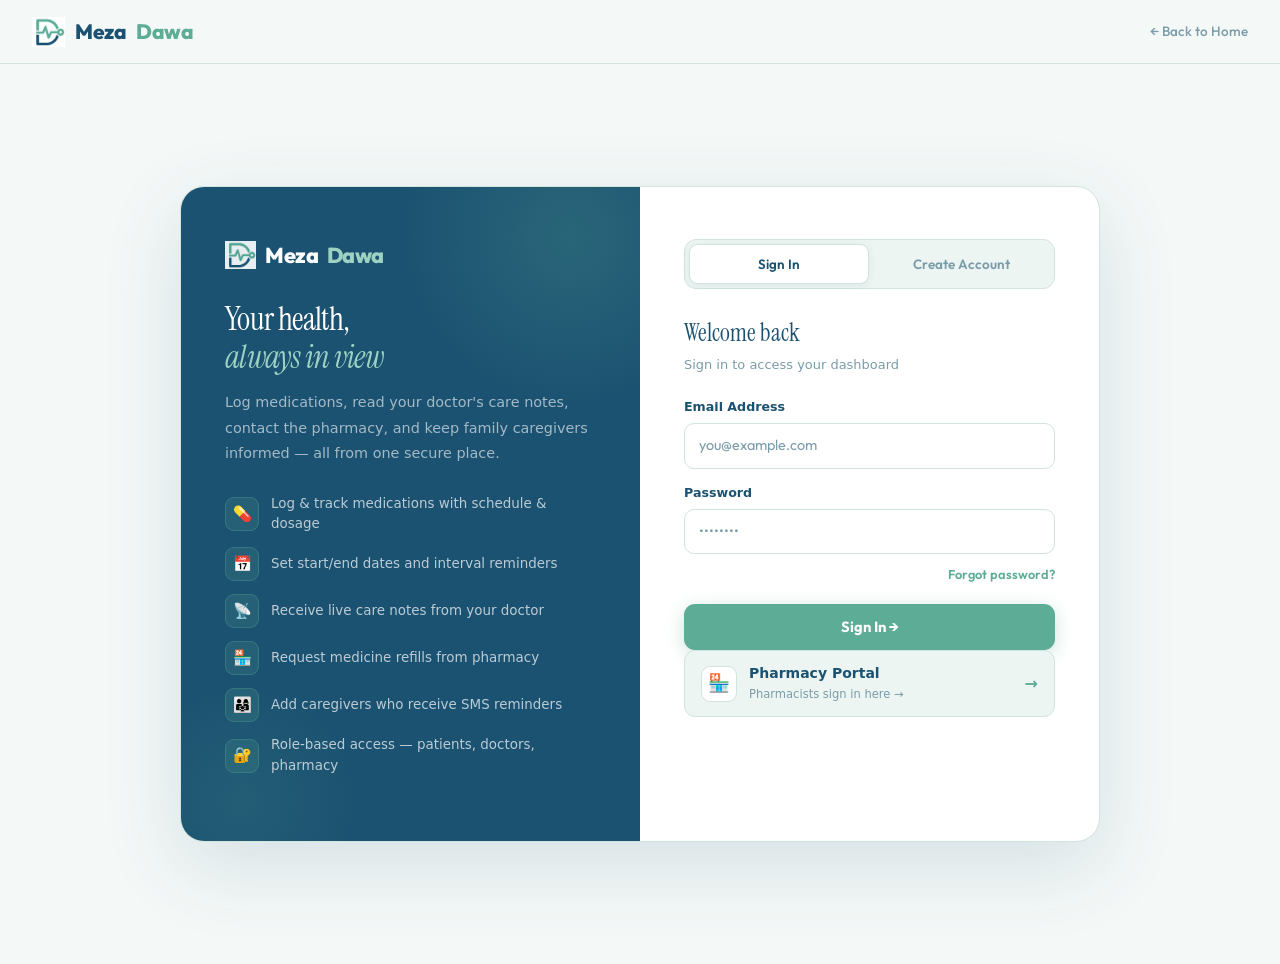
<file: portal.html>
<!DOCTYPE html>
<html lang="en">
<head>
  <meta charset="UTF-8">
  <meta name="viewport" content="width=device-width, initial-scale=1.0">
  <title>Sign In — Meza Dawa</title>
  <link rel="stylesheet" href="style.css">
  <link rel="stylesheet" href="back-to-top.css">
  <link href="https://cdn.jsdelivr.net/npm/bootstrap@5.3.0/dist/css/bootstrap.min.css" rel="stylesheet">
  <style>
    body { background: #F4F8F7; min-height: 100vh; display: flex; flex-direction: column; }

    .portal-nav {
      background: rgba(244,248,247,0.96);
      backdrop-filter: blur(20px);
      border-bottom: 1px solid #D1E4DE;
      height: 64px; display: flex; align-items: center;
      padding: 0 32px; justify-content: space-between;
      position: sticky; top: 0; z-index: 100;
    }
    .portal-nav-brand {
      display: flex; align-items: center; gap: 10px;
      font-family: 'Outfit', sans-serif; font-weight: 800;
      font-size: 1.3rem; color: #1B5271; text-decoration: none;
      letter-spacing: -0.025em;
    }
    .portal-nav-brand img { height: 30px; width: auto; }
    .portal-nav-brand .dot { color: #5DAC96; }
    .portal-nav-back { font-size: 0.84rem; color: #7A9CA8; text-decoration: none; font-family: 'Outfit', sans-serif; font-weight: 500; transition: color 0.18s; }
    .portal-nav-back:hover { color: #5DAC96; }

    .portal-wrap { flex: 1; display: grid; place-items: center; padding: 40px 24px; }

    .portal-panel {
      display: grid; grid-template-columns: 1fr 1fr;
      background: #FFFFFF; border: 1px solid #D1E4DE;
      border-radius: 24px; overflow: hidden;
      box-shadow: 0 24px 80px rgba(27,82,113,0.14);
      width: 100%; max-width: 920px;
    }
    @media(max-width:720px){ .portal-panel{grid-template-columns:1fr;} .portal-left{display:none!important;} }

    /* Left dark panel */
    .portal-left {
      background: #1B5271; padding: 52px 44px;
      display: flex; flex-direction: column; justify-content: center;
      position: relative; overflow: hidden;
    }
    .portal-left::before {
      content:''; position:absolute; top:-120px; right:-100px;
      width:340px; height:340px; border-radius:50%;
      background:radial-gradient(circle,rgba(93,172,150,0.22) 0%,transparent 70%); pointer-events:none;
    }
    .portal-left::after {
      content:''; position:absolute; bottom:-80px; left:-60px;
      width:240px; height:240px; border-radius:50%;
      background:radial-gradient(circle,rgba(93,172,150,0.12) 0%,transparent 70%); pointer-events:none;
    }
    .portal-left-logo {
      font-family:'Outfit',sans-serif; font-weight:800; font-size:1.35rem;
      color:#FFFFFF; margin-bottom:28px; letter-spacing:-0.025em;
      display:flex; align-items:center; gap:9px; position:relative; z-index:1;
    }
    .portal-left-logo img { height:28px; width:auto; opacity:0.9; }
    .portal-left-logo .dot { color:#9DD1C2; }
    .portal-left h2 {
      font-family:'Instrument Serif',serif; font-weight:400;
      font-size:2rem; color:#FFFFFF; line-height:1.2;
      margin-bottom:14px; letter-spacing:-0.02em; position:relative; z-index:1;
    }
    .portal-left h2 em { font-style:italic; color:#9DD1C2; }
    .portal-left p { color:rgba(255,255,255,0.6); font-size:0.9rem; line-height:1.75; margin-bottom:28px; font-weight:300; position:relative; z-index:1; }
    .portal-feature { display:flex; align-items:center; gap:12px; margin-bottom:13px; position:relative; z-index:1; }
    .portal-feature-icon { width:34px; height:34px; border-radius:9px; background:rgba(93,172,150,0.16); border:1px solid rgba(93,172,150,0.30); display:flex; align-items:center; justify-content:center; font-size:0.95rem; flex-shrink:0; }
    .portal-feature span { font-size:0.84rem; color:rgba(255,255,255,0.7); }

    /* Right form */
    .portal-right { padding: 52px 44px; }
    @media(max-width:500px){ .portal-right{padding:36px 22px;} }

    /* Tab nav */
    .ptab-nav { display:flex; gap:4px; background:#EDF5F2; border:1px solid #D1E4DE; border-radius:12px; padding:4px; margin-bottom:26px; }
    .ptab-btn { flex:1; padding:9px 12px; border:none; border-radius:9px; background:transparent; color:#7A9CA8; font-family:'Outfit',sans-serif; font-weight:600; font-size:0.84rem; cursor:pointer; transition:all 0.18s; }
    .ptab-btn.active { background:#FFFFFF; color:#1B5271; border:1px solid #D1E4DE; box-shadow:0 2px 8px rgba(27,82,113,0.08); }
    .ptab-panel { display:none; }
    .ptab-panel.active { display:block; }

    /* Form elements */
    .pf-title { font-family:'Instrument Serif',serif; font-size:1.52rem; color:#1B5271; margin-bottom:3px; }
    .pf-sub   { font-size:0.81rem; color:#7A9CA8; margin-bottom:24px; }
    .pf-label { font-size:0.79rem; font-weight:700; color:#1B5271; display:block; margin-bottom:6px; }
    .pf-input { width:100%; background:#FFFFFF; border:1.5px solid #D1E4DE; border-radius:10px; color:#0E1C28; font-family:'Outfit',sans-serif; font-size:0.9rem; padding:10px 14px; transition:border-color 0.2s,box-shadow 0.2s; appearance:none; }
    .pf-input:focus { outline:none; border-color:#5DAC96; box-shadow:0 0 0 3px rgba(93,172,150,0.13); }
    .pf-input::placeholder { color:#7A9CA8; }
    .pf-mb { margin-bottom:15px; }
    .pf-grid { display:grid; grid-template-columns:1fr 1fr; gap:12px; }
    @media(max-width:480px){ .pf-grid{grid-template-columns:1fr;} }

    /* Role cards */
    .role-grid { display:grid; grid-template-columns:1fr 1fr; gap:10px; margin-bottom:16px; }
    .role-card { display:flex; align-items:flex-start; gap:11px; padding:12px 14px; border-radius:11px; border:1.5px solid #D1E4DE; cursor:pointer; transition:all 0.18s; background:#FFFFFF; }
    .role-card:hover    { border-color:#9DD1C2; background:#EDF5F2; }
    .role-card.selected { border-color:#5DAC96; background:#EDF5F2; }
    .role-card input    { display:none; }
    .role-card-icon     { width:34px; height:34px; border-radius:9px; display:flex; align-items:center; justify-content:center; font-size:1.1rem; flex-shrink:0; }
    .role-card-title    { font-size:0.875rem; font-weight:700; color:#1B5271; }
    .role-card-sub      { font-size:0.72rem; color:#7A9CA8; margin-top:2px; }

    /* Buttons */
    .pf-btn { width:100%; background:#5DAC96; color:#FFFFFF; border:none; padding:12px 20px; border-radius:11px; font-family:'Outfit',sans-serif; font-weight:700; font-size:0.92rem; cursor:pointer; transition:background 0.2s,box-shadow 0.2s,transform 0.15s; box-shadow:0 4px 18px rgba(93,172,150,0.32); display:flex; align-items:center; justify-content:center; gap:8px; }
    .pf-btn:hover { background:#3D8F7A; transform:translateY(-2px); box-shadow:0 6px 26px rgba(93,172,150,0.44); }
    .pf-btn-navy { width:100%; background:#1B5271; color:#FFFFFF; border:none; padding:12px 20px; border-radius:11px; font-family:'Outfit',sans-serif; font-weight:700; font-size:0.92rem; cursor:pointer; transition:background 0.2s,transform 0.15s; box-shadow:0 4px 18px rgba(27,82,113,0.25); display:flex; align-items:center; justify-content:center; gap:8px; }
    .pf-btn-navy:hover { background:#0E2E42; transform:translateY(-2px); }

    /* Forgot password link */
    .forgot-link { background:none; border:none; color:#5DAC96; font-family:'Outfit',sans-serif; font-weight:600; font-size:0.80rem; cursor:pointer; padding:0; text-decoration:none; transition:color 0.18s; }
    .forgot-link:hover { color:#3D8F7A; }

    .code-badge { display:inline-flex; align-items:center; background:#EDF5F2; border:1px solid #D1E4DE; border-radius:7px; padding:3px 10px; font-size:0.70rem; font-weight:700; color:#5DAC96; letter-spacing:0.06em; text-transform:uppercase; }

    /* Pharmacy link */
    .ph-link { display:flex; align-items:center; gap:12px; background:#EDF5F2; border:1px solid #D1E4DE; border-radius:11px; padding:12px 16px; text-decoration:none; transition:all 0.18s; }
    .ph-link:hover { border-color:#9DD1C2; background:#C8E9E1; }
    .ph-link-icon { width:36px; height:36px; border-radius:9px; background:#FFFFFF; border:1px solid #D1E4DE; display:flex; align-items:center; justify-content:center; font-size:1.1rem; flex-shrink:0; }
    .ph-link-title { font-size:0.875rem; font-weight:700; color:#1B5271; }
    .ph-link-sub   { font-size:0.72rem; color:#7A9CA8; margin-top:2px; }

    /* ── FORGOT PASSWORD MODAL ── */
    .forgot-overlay {
      position:fixed; inset:0; background:rgba(14,28,40,0.45);
      backdrop-filter:blur(5px); z-index:3000;
      display:flex; align-items:center; justify-content:center; padding:24px;
      opacity:0; pointer-events:none; transition:opacity 0.26s;
    }
    .forgot-overlay.open { opacity:1; pointer-events:all; }
    .forgot-modal {
      background:#FFFFFF; border:1px solid #D1E4DE; border-radius:20px;
      width:100%; max-width:440px;
      box-shadow:0 24px 72px rgba(27,82,113,0.20);
      transform:translateY(14px); transition:transform 0.26s cubic-bezier(0.4,0.2,0.2,1);
    }
    .forgot-overlay.open .forgot-modal { transform:translateY(0); }
    .forgot-modal-hdr { display:flex; align-items:center; justify-content:space-between; padding:17px 22px; border-bottom:1px solid #D1E4DE; background:#F4F8F7; border-radius:20px 20px 0 0; }
    .forgot-modal-title { font-family:'Instrument Serif',serif; font-size:1.2rem; color:#1B5271; }
    .forgot-modal-close { width:30px; height:30px; border-radius:50%; background:#FFFFFF; border:1px solid #D1E4DE; font-size:0.85rem; color:#7A9CA8; cursor:pointer; display:flex; align-items:center; justify-content:center; transition:all 0.18s; }
    .forgot-modal-close:hover { background:#FAE8E8; border-color:#F0AAAA; color:#D94F4F; }
    .forgot-modal-body { padding:22px; }
    .forgot-modal-foot { padding:13px 22px; border-top:1px solid #D1E4DE; display:flex; justify-content:flex-end; gap:10px; background:#F4F8F7; border-radius:0 0 20px 20px; }
    #forgotResult { border-radius:10px; padding:13px 15px; display:none; margin-top:4px; }
    .pf-btn-ghost { background:#FFFFFF; color:#1B5271; border:1.5px solid #D1E4DE; padding:9px 20px; border-radius:10px; font-family:'Outfit',sans-serif; font-weight:600; font-size:0.85rem; cursor:pointer; transition:all 0.18s; }
    .pf-btn-ghost:hover { border-color:#5DAC96; background:#EDF5F2; }
    .pf-btn-sm { background:#5DAC96; color:#FFFFFF; border:none; padding:9px 22px; border-radius:10px; font-family:'Outfit',sans-serif; font-weight:700; font-size:0.85rem; cursor:pointer; transition:all 0.2s; box-shadow:0 3px 14px rgba(93,172,150,0.30); }
    .pf-btn-sm:hover { background:#3D8F7A; }
  </style>
</head>
<body>

<nav class="portal-nav">
  <a href="index.html" class="portal-nav-brand">
    <img src="logo.png" alt=""> Meza <span class="dot">Dawa</span>
  </a>
  <a href="index.html" class="portal-nav-back">← Back to Home</a>
</nav>

<div class="portal-wrap">
  <div class="portal-panel">

    <!-- LEFT -->
    <div class="portal-left">
      <div class="portal-left-logo">
        <img src="logo.png" alt=""> Meza <span class="dot">Dawa</span>
      </div>
      <h2>Your health,<br><em>always in view</em></h2>
      <p>Log medications, read your doctor's care notes, contact the pharmacy, and keep family caregivers informed — all from one secure place.</p>
      <div class="portal-feature"><div class="portal-feature-icon">💊</div><span>Log & track medications with schedule & dosage</span></div>
      <div class="portal-feature"><div class="portal-feature-icon">📅</div><span>Set start/end dates and interval reminders</span></div>
      <div class="portal-feature"><div class="portal-feature-icon">📡</div><span>Receive live care notes from your doctor</span></div>
      <div class="portal-feature"><div class="portal-feature-icon">🏪</div><span>Request medicine refills from pharmacy</span></div>
      <div class="portal-feature"><div class="portal-feature-icon">👨‍👩‍👧</div><span>Add caregivers who receive SMS reminders</span></div>
<div class="portal-feature"><div class="portal-feature-icon">🔐</div><span>Role-based access — patients, doctors, pharmacy</span></div>
     </div>

     <!-- RIGHT -->
    <div class="portal-right">
      <div class="ptab-nav">
        <button class="ptab-btn active" onclick="switchPTab('t-signin', this)">Sign In</button>
        <button class="ptab-btn"        onclick="switchPTab('t-signup',  this)">Create Account</button>
      </div>

      <!-- SIGN IN -->
      <div id="t-signin" class="ptab-panel active">
        <div class="pf-title">Welcome back</div>
        <div class="pf-sub">Sign in to access your dashboard</div>
        <div class="pf-mb">
          <label class="pf-label">Email Address</label>
          <input type="email" id="loginEmail" class="pf-input" placeholder="you@example.com"
                 onkeydown="if(event.key==='Enter')handleLogin()">
        </div>
        <div style="margin-bottom:8px;">
          <label class="pf-label">Password</label>
          <input type="password" id="loginPass" class="pf-input" placeholder="••••••••"
                 onkeydown="if(event.key==='Enter')handleLogin()">
        </div>
        <div style="text-align:right;margin-bottom:18px;">
          <button class="forgot-link" onclick="openForgotModal()">Forgot password?</button>
        </div>
        <button class="pf-btn" onclick="handleLogin()">Sign In →</button>
        <a href="pharmacy-dashboard.html" class="ph-link">
          <div class="ph-link-icon">🏪</div>
          <div><div class="ph-link-title">Pharmacy Portal</div><div class="ph-link-sub">Pharmacists sign in here →</div></div>
          <span style="margin-left:auto;color:#5DAC96;font-weight:600;">→</span>
        </a>
      </div>

      <!-- CREATE ACCOUNT -->
      <div id="t-signup" class="ptab-panel">
        <div class="pf-title">Create account</div>
        <div class="pf-sub">Free for patients · Doctors use code <span class="code-badge">DOC2026</span></div>
        <div style="margin-bottom:14px;">
          <label class="pf-label">I am a…</label>
          <div class="role-grid">
            <label class="role-card selected" id="rc-patient" onclick="selectRole(this)">
              <input type="radio" name="signupRole" value="patient" checked>
              <div class="role-card-icon" style="background:#EDF5F2;">💊</div>
              <div><div class="role-card-title">Patient</div><div class="role-card-sub">Track my medications</div></div>
            </label>
            <label class="role-card" id="rc-doctor" onclick="selectRole(this)">
              <input type="radio" name="signupRole" value="doctor">
              <div class="role-card-icon" style="background:#D4E4EE;">🩺</div>
              <div><div class="role-card-title">Doctor</div><div class="role-card-sub">Monitor my patients</div></div>
            </label>
          </div>
        </div>
        <div class="pf-mb"><label class="pf-label">Full Name *</label><input type="text" id="regName" class="pf-input" placeholder="e.g. Alice Kamau"></div>
        <div class="pf-mb"><label class="pf-label">Email Address *</label><input type="email" id="regEmail" class="pf-input" placeholder="alice@example.com"></div>
        <div class="pf-mb"><label class="pf-label">Phone Number <span style="color:#7A9CA8;font-weight:400;">(for SMS reminders)</span></label><input type="tel" id="regPhone" class="pf-input" placeholder="+254 7xx xxx xxx"></div>
        <div class="pf-grid pf-mb">
          <div><label class="pf-label">Password *</label><input type="password" id="regPass" class="pf-input" placeholder="Min 6 characters"></div>
          <div><label class="pf-label">Access Code <span style="color:#7A9CA8;font-weight:400;">(doctors)</span></label><input type="text" id="regCode" class="pf-input" placeholder="DOC2026"></div>
        </div>
        <button class="pf-btn-navy" onclick="handleRegister()">Create Account →</button>
        <p style="text-align:center;font-size:0.74rem;color:#7A9CA8;margin-top:14px;">
          Already have an account?
          <button onclick="switchPTabById('t-signin')" style="background:none;border:none;color:#5DAC96;font-weight:600;font-size:0.74rem;cursor:pointer;padding:0;font-family:'Outfit',sans-serif;">Sign in →</button>
        </p>
      </div>
    </div>
  </div>
</div>

<!-- ══ FORGOT PASSWORD MODAL ══ -->
<div class="forgot-overlay" id="forgotModal">
  <div class="forgot-modal">
    <div class="forgot-modal-hdr">
      <div class="forgot-modal-title">🔑 Forgot Password</div>
      <button class="forgot-modal-close" onclick="closeForgotModal()">✕</button>
    </div>
    <div class="forgot-modal-body">
      <p style="font-size:0.84rem;color:#3A5563;line-height:1.7;margin-bottom:18px;">
        Enter the <strong>email address</strong> or <strong>phone number</strong> linked to your account.
        We'll send you a password reminder.
      </p>
      <div class="pf-mb">
        <label class="pf-label">Email or Phone Number</label>
        <input type="text" id="forgotInput" class="pf-input"
               placeholder="e.g. alice@example.com or +254711000001"
               onkeydown="if(event.key==='Enter')handleForgotPassword()">
      </div>
      <div id="forgotResult"></div>
    </div>
    <div class="forgot-modal-foot">
      <button class="pf-btn-ghost" onclick="closeForgotModal()">Cancel</button>
      <button class="pf-btn-sm" onclick="handleForgotPassword()">Send Reminder →</button>
    </div>
  </div>
</div>

<script src="https://cdn.jsdelivr.net/npm/bootstrap@5.3.0/dist/js/bootstrap.bundle.min.js"></script>
<script src="script.js"></script>
<script>
function switchPTab(id, btn) {
  document.querySelectorAll('.ptab-btn').forEach(b=>b.classList.remove('active'));
  document.querySelectorAll('.ptab-panel').forEach(p=>p.classList.remove('active'));
  btn.classList.add('active');
  document.getElementById(id).classList.add('active');
}
function switchPTabById(id) {
  document.querySelectorAll('.ptab-panel').forEach(p=>p.classList.remove('active'));
  document.querySelectorAll('.ptab-btn').forEach(b=>b.classList.remove('active'));
  document.getElementById(id).classList.add('active');
  document.querySelectorAll('.ptab-btn')[id==='t-signin'?0:1].classList.add('active');
}
function selectRole(el) {
  document.querySelectorAll('.role-card').forEach(c=>c.classList.remove('selected'));
  el.classList.add('selected');
  el.querySelector('input').checked=true;
}
/* Close forgot modal on overlay click */
document.getElementById('forgotModal').addEventListener('click', function(e) {
  if(e.target===this) closeForgotModal();
});
</script>
<script src="back-to-top.js"></script>
</body>
</html>
</file>
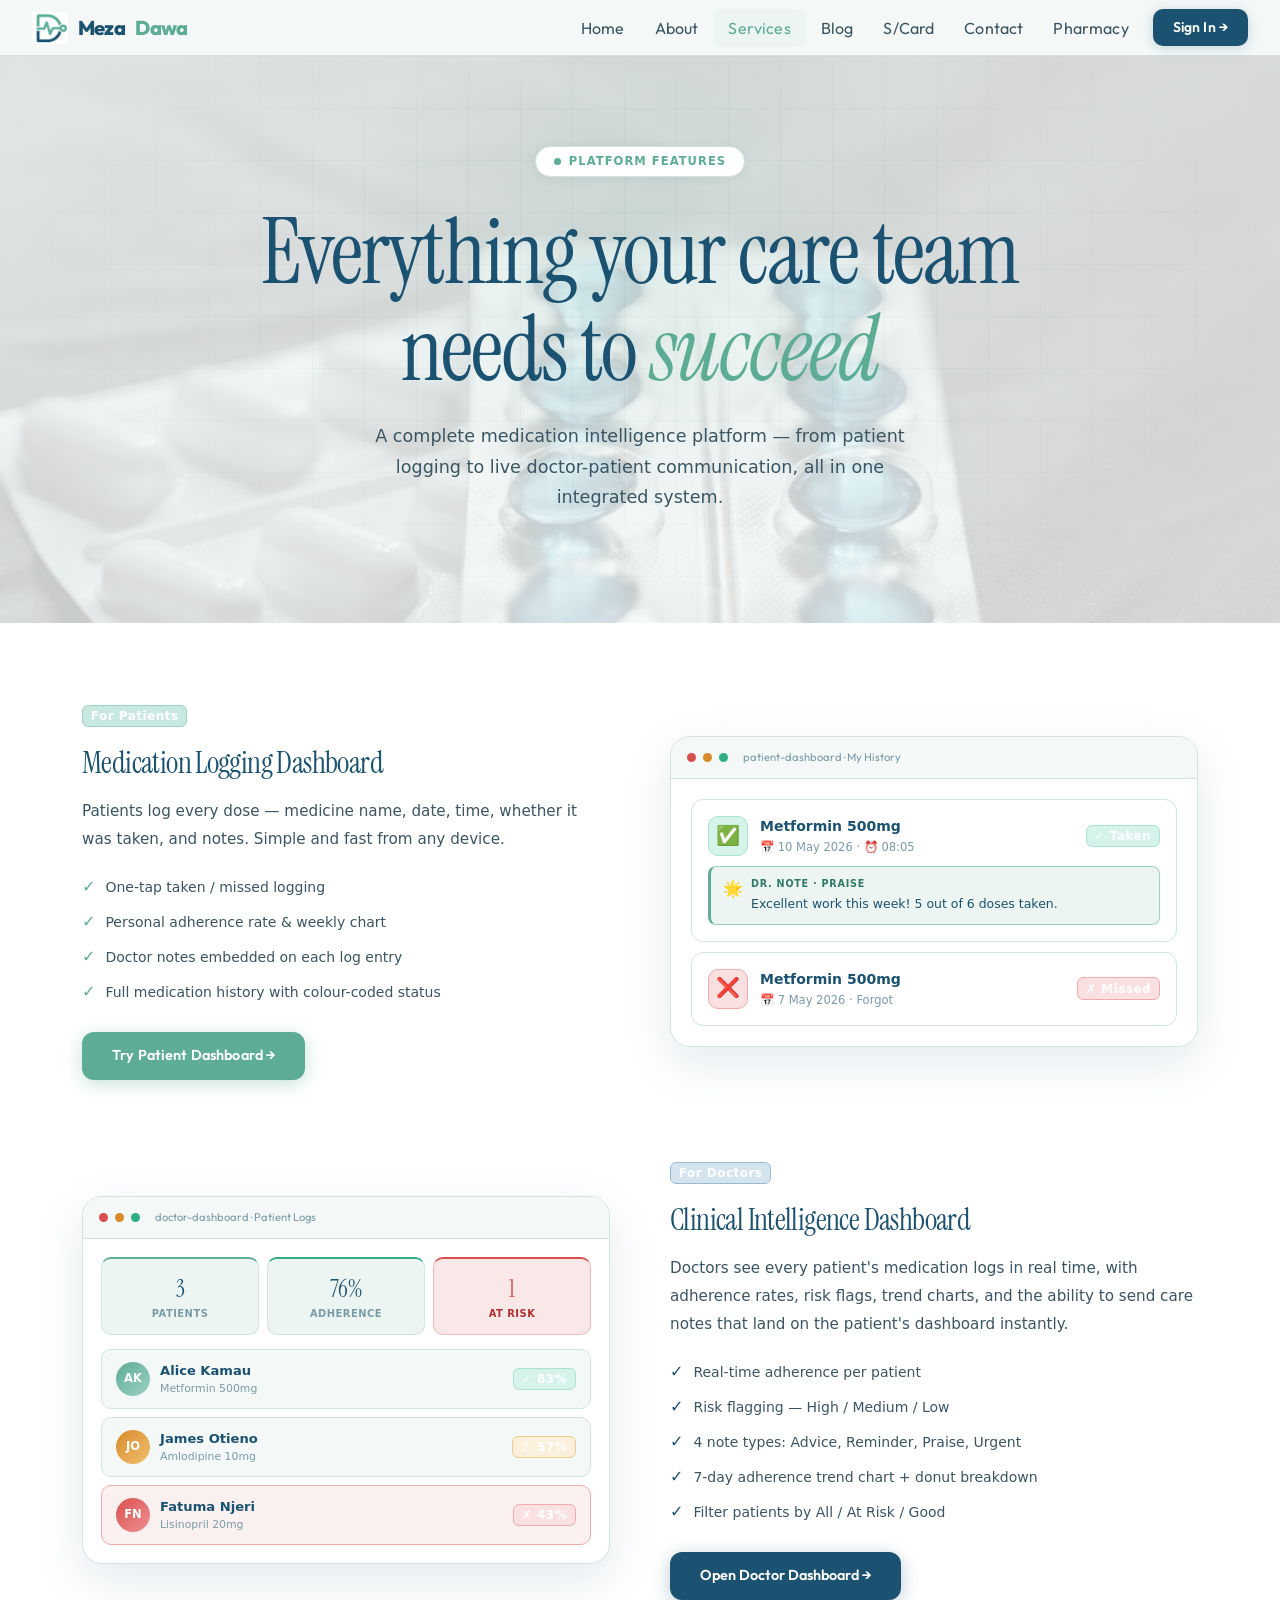
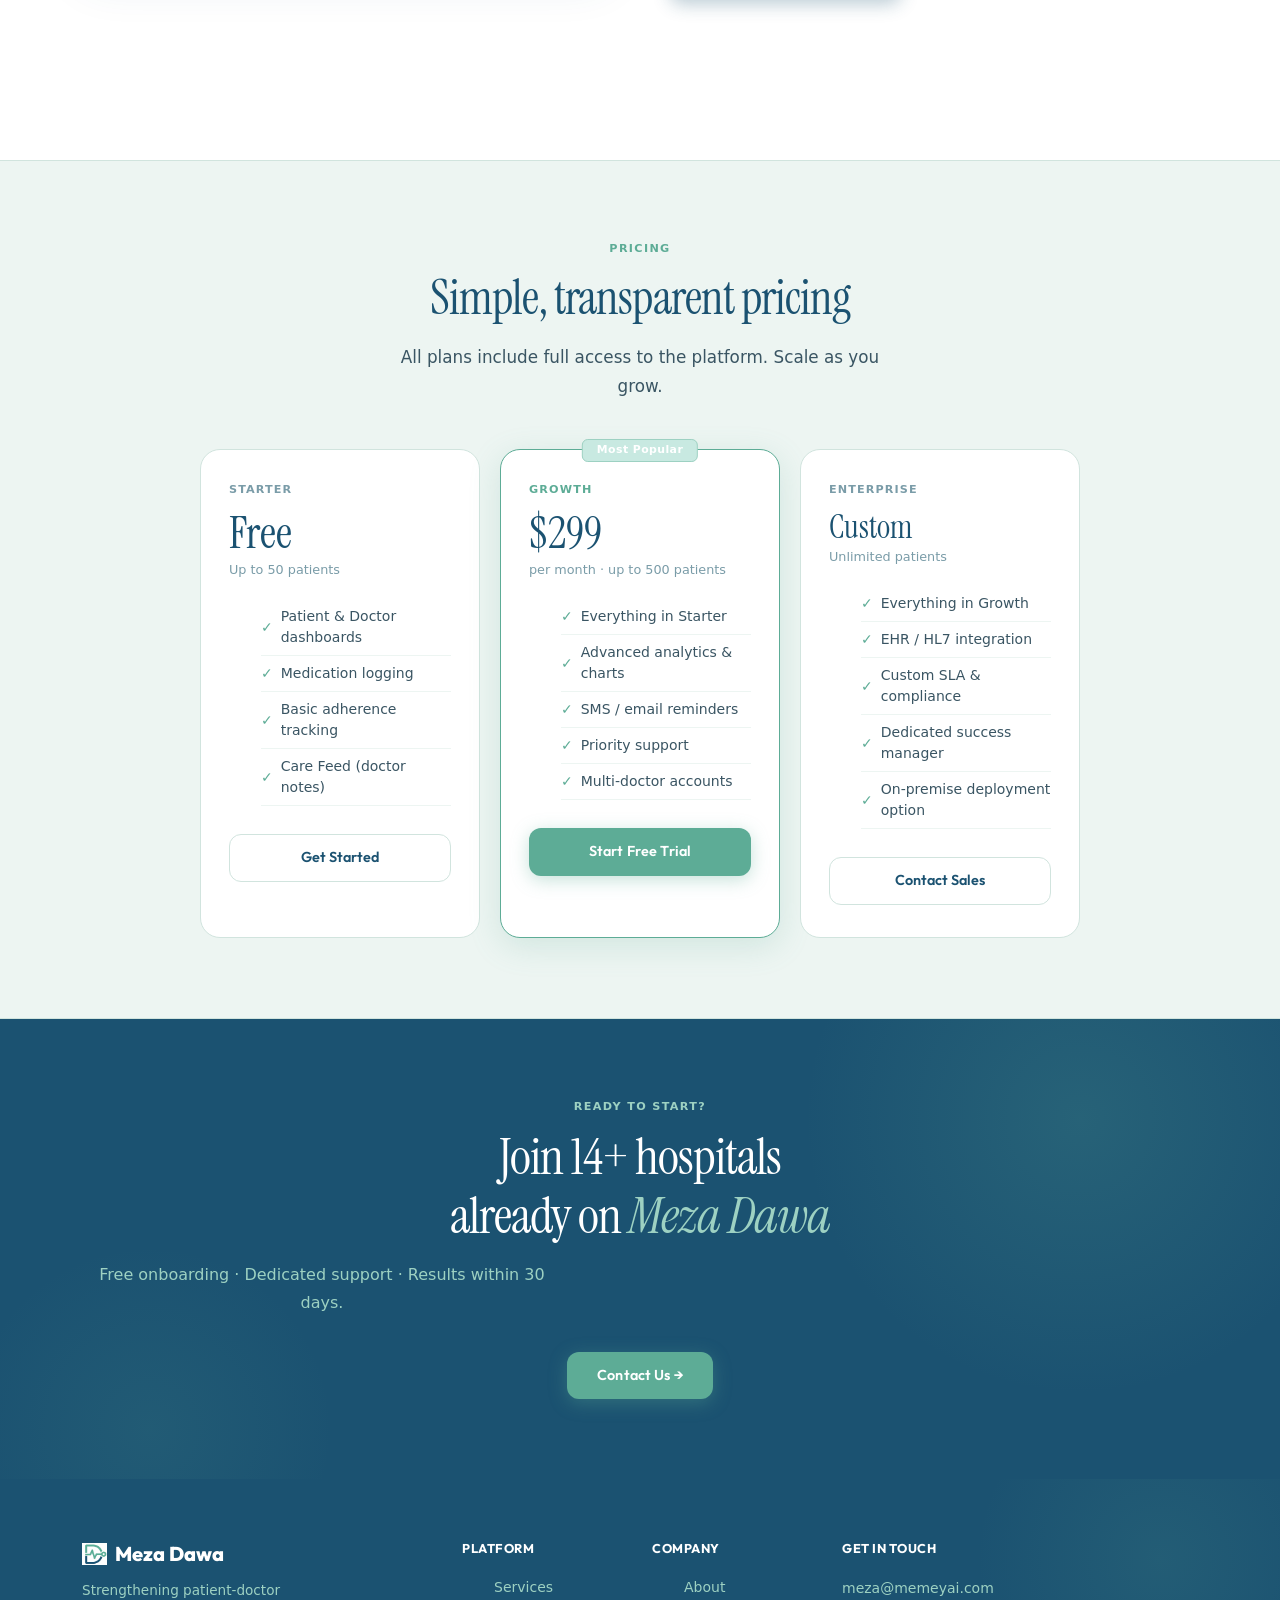
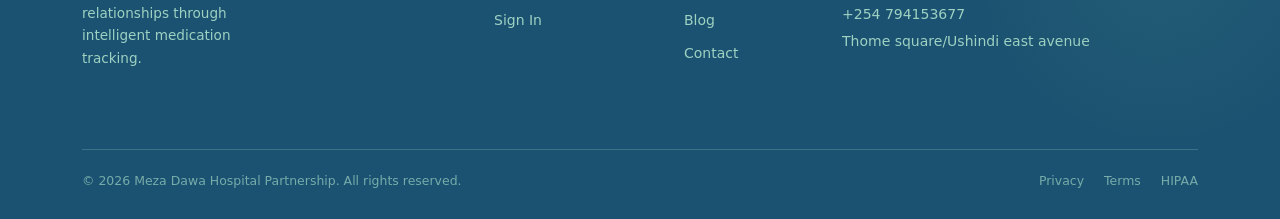
<file: services.html>
<!DOCTYPE html>
<html lang="en">
<head>
  <meta charset="UTF-8">
  <meta name="viewport" content="width=device-width, initial-scale=1.0">
  <title>Services — Meza Dawa</title>
  <link rel="stylesheet" href="style.css">
  <link rel="stylesheet" href="feat-icon.css">
  <link rel="stylesheet" href="back-to-top.css">
  <link href="https://cdn.jsdelivr.net/npm/bootstrap@5.3.0/dist/css/bootstrap.min.css" rel="stylesheet">
  <style>
    .svc-split { display:grid; grid-template-columns:1fr 1fr; gap:60px; align-items:center; margin-bottom:80px; }
    @media(max-width:768px) { .svc-split { grid-template-columns:1fr; gap:28px; margin-bottom:48px; } }
    .mockup-bar { background:#F4F8F7; border-bottom:1px solid #D1E4DE; padding:12px 16px; display:flex; align-items:center; gap:7px; }
    .mockup-dot { width:9px; height:9px; border-radius:50%; }
  </style>
</head>
<body>

<nav class="navbar navbar-expand-lg">
  <div class="container-fluid">
    <a class="navbar-brand" href="index.html"><img src="logo.png" alt="Meza Dawa"> Meza <span class="brand-dot">Dawa</span></a>
    <button class="navbar-toggler" type="button" data-bs-toggle="collapse" data-bs-target="#nav"><span class="navbar-toggler-icon"></span></button>
    <div class="collapse navbar-collapse" id="nav">
<ul class="navbar-nav ms-auto align-items-center" style="gap:2px;">
         <li class="nav-item"><a class="nav-link" href="index.html">Home</a></li>
         <li class="nav-item"><a class="nav-link" href="about.html">About</a></li>
         <li class="nav-item"><a class="nav-link active-link" href="services.html">Services</a></li>
         <li class="nav-item"><a class="nav-link" href="blog.html">Blog</a></li>
         <li class="nav-item"><a class="nav-link" href="card.html">S/Card</a></li>
         <li class="nav-item"><a class="nav-link" href="contact.html">Contact</a></li>
         <li class="nav-item"><a class="nav-link" href="pharmacy-dashboard.html">Pharmacy</a></li>
         <li class="nav-item ms-2"><a class="btn-nav-portal nav-link" href="portal.html">Sign In →</a></li>
       </ul>
    </div>
  </div>
</nav>

<header class="hero" style="padding:90px 24px 70px;position:relative;">
  <div class="hero-bg" aria-hidden="true"></div>
  <div class="hero-eyebrow">Platform Features</div>
  <h1>Everything your care team<br>needs to <em>succeed</em></h1>
  <p>A complete medication intelligence platform — from patient logging to live doctor-patient communication, all in one integrated system.</p>
<!-- Hero background image style -->
<style>
  .hero .hero-bg {
    position: absolute;
    inset: 0;
    background-image: url('dawa.jpg');
    background-size: cover;
    background-position: center top;
    background-repeat: no-repeat;
    opacity: 0.18;
    pointer-events: none;
    z-index: 0;
  }
  .hero .hero-eyebrow,
  .hero h1,
  .hero p,
  .hero .hero-actions {
    position: relative;
    z-index: 1;
  }
</style>
</header>

<!-- FEATURE 1: Patient Dashboard -->
<section class="section">
  <div class="container">
    <div class="svc-split">
      <div>
        <span class="badge badge-teal" style="margin-bottom:18px;">For Patients</span>
        <h2 class="section-title" style="font-size:1.9rem;">Medication Logging Dashboard</h2>
        <p style="color:#3A5563;font-size:0.95rem;line-height:1.85;margin-bottom:22px;font-weight:300;">Patients log every dose — medicine name, date, time, whether it was taken, and notes. Simple and fast from any device.</p>
        <div style="display:flex;flex-direction:column;gap:11px;margin-bottom:28px;">
          <div style="display:flex;gap:10px;align-items:center;font-size:0.875rem;color:#3A5563;"><span style="color:#5DAC96;font-weight:700;font-size:1rem;">✓</span> One-tap taken / missed logging</div>
          <div style="display:flex;gap:10px;align-items:center;font-size:0.875rem;color:#3A5563;"><span style="color:#5DAC96;font-weight:700;font-size:1rem;">✓</span> Personal adherence rate & weekly chart</div>
          <div style="display:flex;gap:10px;align-items:center;font-size:0.875rem;color:#3A5563;"><span style="color:#5DAC96;font-weight:700;font-size:1rem;">✓</span> Doctor notes embedded on each log entry</div>
          <div style="display:flex;gap:10px;align-items:center;font-size:0.875rem;color:#3A5563;"><span style="color:#5DAC96;font-weight:700;font-size:1rem;">✓</span> Full medication history with colour-coded status</div>
        </div>
        <a href="portal.html" class="btn-primary">Try Patient Dashboard →</a>
      </div>
      <!-- Mockup -->
      <div style="background:#FFFFFF;border:1px solid #D1E4DE;border-radius:20px;overflow:hidden;box-shadow:0 16px 48px rgba(27,82,113,0.12);">
        <div class="mockup-bar">
          <div class="mockup-dot" style="background:#D94F4F;"></div>
          <div class="mockup-dot" style="background:#D98A2A;"></div>
          <div class="mockup-dot" style="background:#2DAF83;"></div>
          <span style="font-size:0.7rem;color:#7A9CA8;margin-left:8px;font-family:'Outfit',sans-serif;">patient-dashboard · My History</span>
        </div>
        <div style="padding:20px;display:flex;flex-direction:column;gap:10px;">
          <div style="background:#FFFFFF;border:1px solid #D1E4DE;border-radius:12px;padding:16px;">
            <div style="display:flex;gap:12px;align-items:center;margin-bottom:10px;">
              <div style="width:40px;height:40px;border-radius:10px;background:#D5F3EB;border:1px solid #A8E4D0;display:flex;align-items:center;justify-content:center;font-size:1.2rem;flex-shrink:0;">✅</div>
              <div>
                <div style="font-weight:700;font-size:0.875rem;color:#1B5271;">Metformin 500mg</div>
                <div style="font-size:0.72rem;color:#7A9CA8;margin-top:2px;">📅 10 May 2026 · ⏰ 08:05</div>
              </div>
              <span class="badge badge-green" style="margin-left:auto;">✓ Taken</span>
            </div>
            <div style="background:#EDF5F2;border:1px solid #9DD1C2;border-left:3px solid #5DAC96;border-radius:8px;padding:10px 12px;display:flex;gap:8px;">
              <span style="font-size:1rem;">🌟</span>
              <div>
                <div style="font-size:0.6rem;font-weight:800;letter-spacing:0.08em;text-transform:uppercase;color:#2E7A65;margin-bottom:3px;">Dr. Note · Praise</div>
                <p style="font-size:0.78rem;color:#1B5271;margin:0;line-height:1.5;">Excellent work this week! 5 out of 6 doses taken.</p>
              </div>
            </div>
          </div>
          <div style="background:#FFFFFF;border:1px solid #D1E4DE;border-radius:12px;padding:16px;">
            <div style="display:flex;gap:12px;align-items:center;">
              <div style="width:40px;height:40px;border-radius:10px;background:#FAE0E0;border:1px solid #F0AAAA;display:flex;align-items:center;justify-content:center;font-size:1.2rem;flex-shrink:0;">❌</div>
              <div>
                <div style="font-weight:700;font-size:0.875rem;color:#1B5271;">Metformin 500mg</div>
                <div style="font-size:0.72rem;color:#7A9CA8;margin-top:2px;">📅 7 May 2026 · Forgot</div>
              </div>
              <span class="badge badge-red" style="margin-left:auto;">✗ Missed</span>
            </div>
          </div>
        </div>
      </div>
    </div>

    <!-- FEATURE 2: Doctor Dashboard -->
    <div class="svc-split" style="direction:rtl;">
      <div style="direction:ltr;">
        <span class="badge badge-navy" style="margin-bottom:18px;">For Doctors</span>
        <h2 class="section-title" style="font-size:1.9rem;">Clinical Intelligence Dashboard</h2>
        <p style="color:#3A5563;font-size:0.95rem;line-height:1.85;margin-bottom:22px;font-weight:300;">Doctors see every patient's medication logs in real time, with adherence rates, risk flags, trend charts, and the ability to send care notes that land on the patient's dashboard instantly.</p>
        <div style="display:flex;flex-direction:column;gap:11px;margin-bottom:28px;">
          <div style="display:flex;gap:10px;align-items:center;font-size:0.875rem;color:#3A5563;"><span style="color:#1B5271;font-weight:700;font-size:1rem;">✓</span> Real-time adherence per patient</div>
          <div style="display:flex;gap:10px;align-items:center;font-size:0.875rem;color:#3A5563;"><span style="color:#1B5271;font-weight:700;font-size:1rem;">✓</span> Risk flagging — High / Medium / Low</div>
          <div style="display:flex;gap:10px;align-items:center;font-size:0.875rem;color:#3A5563;"><span style="color:#1B5271;font-weight:700;font-size:1rem;">✓</span> 4 note types: Advice, Reminder, Praise, Urgent</div>
          <div style="display:flex;gap:10px;align-items:center;font-size:0.875rem;color:#3A5563;"><span style="color:#1B5271;font-weight:700;font-size:1rem;">✓</span> 7-day adherence trend chart + donut breakdown</div>
          <div style="display:flex;gap:10px;align-items:center;font-size:0.875rem;color:#3A5563;"><span style="color:#1B5271;font-weight:700;font-size:1rem;">✓</span> Filter patients by All / At Risk / Good</div>
        </div>
        <a href="portal.html" class="btn-navy" style="direction:ltr;">Open Doctor Dashboard →</a>
      </div>
      <!-- Mockup -->
      <div style="background:#FFFFFF;border:1px solid #D1E4DE;border-radius:20px;overflow:hidden;box-shadow:0 16px 48px rgba(27,82,113,0.12);direction:ltr;">
        <div class="mockup-bar">
          <div class="mockup-dot" style="background:#D94F4F;"></div>
          <div class="mockup-dot" style="background:#D98A2A;"></div>
          <div class="mockup-dot" style="background:#2DAF83;"></div>
          <span style="font-size:0.7rem;color:#7A9CA8;margin-left:8px;font-family:'Outfit',sans-serif;">doctor-dashboard · Patient Logs</span>
        </div>
        <div style="padding:18px;display:flex;flex-direction:column;gap:10px;">
          <div style="display:grid;grid-template-columns:repeat(3,1fr);gap:8px;margin-bottom:4px;">
            <div style="background:#EDF5F2;border:1px solid #D1E4DE;border-radius:10px;padding:12px;text-align:center;border-top:2px solid #5DAC96;">
              <div style="font-family:'Instrument Serif',serif;font-size:1.5rem;color:#1B5271;">3</div>
              <div style="font-size:0.62rem;font-weight:700;color:#7A9CA8;letter-spacing:0.05em;text-transform:uppercase;">Patients</div>
            </div>
            <div style="background:#EDF5F2;border:1px solid #D1E4DE;border-radius:10px;padding:12px;text-align:center;border-top:2px solid #2DAF83;">
              <div style="font-family:'Instrument Serif',serif;font-size:1.5rem;color:#1B5271;">76%</div>
              <div style="font-size:0.62rem;font-weight:700;color:#7A9CA8;letter-spacing:0.05em;text-transform:uppercase;">Adherence</div>
            </div>
            <div style="background:#FAE8E8;border:1px solid #F0BBBB;border-radius:10px;padding:12px;text-align:center;border-top:2px solid #D94F4F;">
              <div style="font-family:'Instrument Serif',serif;font-size:1.5rem;color:#D94F4F;">1</div>
              <div style="font-size:0.62rem;font-weight:700;color:#B03030;letter-spacing:0.05em;text-transform:uppercase;">At Risk</div>
            </div>
          </div>
          <div style="display:flex;flex-direction:column;gap:8px;">
            <div style="display:flex;justify-content:space-between;align-items:center;padding:11px 14px;background:#F4F8F7;border:1px solid #D1E4DE;border-radius:10px;">
              <div style="display:flex;align-items:center;gap:10px;">
                <div style="width:34px;height:34px;border-radius:50%;background:linear-gradient(135deg,#5DAC96,#9DD1C2);display:flex;align-items:center;justify-content:center;font-size:0.72rem;font-weight:800;color:#fff;">AK</div>
                <div><div style="font-size:0.82rem;font-weight:700;color:#1B5271;">Alice Kamau</div><div style="font-size:0.68rem;color:#7A9CA8;">Metformin 500mg</div></div>
              </div>
              <span class="badge badge-green">✓ 83%</span>
            </div>
            <div style="display:flex;justify-content:space-between;align-items:center;padding:11px 14px;background:#F4F8F7;border:1px solid #D1E4DE;border-radius:10px;">
              <div style="display:flex;align-items:center;gap:10px;">
                <div style="width:34px;height:34px;border-radius:50%;background:linear-gradient(135deg,#D98A2A,#F0C070);display:flex;align-items:center;justify-content:center;font-size:0.72rem;font-weight:800;color:#fff;">JO</div>
                <div><div style="font-size:0.82rem;font-weight:700;color:#1B5271;">James Otieno</div><div style="font-size:0.68rem;color:#7A9CA8;">Amlodipine 10mg</div></div>
              </div>
              <span class="badge badge-amber">⚠ 57%</span>
            </div>
            <div style="display:flex;justify-content:space-between;align-items:center;padding:11px 14px;background:#FAF0F0;border:1px solid #F0AAAA;border-radius:10px;">
              <div style="display:flex;align-items:center;gap:10px;">
                <div style="width:34px;height:34px;border-radius:50%;background:linear-gradient(135deg,#D94F4F,#F09090);display:flex;align-items:center;justify-content:center;font-size:0.72rem;font-weight:800;color:#fff;">FN</div>
                <div><div style="font-size:0.82rem;font-weight:700;color:#1B5271;">Fatuma Njeri</div><div style="font-size:0.68rem;color:#7A9CA8;">Lisinopril 20mg</div></div>
              </div>
              <span class="badge badge-red">✗ 43%</span>
            </div>
          </div>
        </div>
      </div>
    </div>
  </div>
</section>

<!-- PRICING -->
<section class="section section-alt">
  <div class="container">
    <div style="text-align:center;margin-bottom:48px;">
      <span class="section-label">Pricing</span>
      <h2 class="section-title">Simple, transparent pricing</h2>
      <p class="section-subtitle" style="margin:0 auto;">All plans include full access to the platform. Scale as you grow.</p>
    </div>
    <div style="display:grid;grid-template-columns:repeat(auto-fit,minmax(260px,1fr));gap:20px;max-width:880px;margin:0 auto;">
      <div class="price-card">
        <div class="price-plan">Starter</div>
        <div class="price-amount">Free</div>
        <div class="price-period">Up to 50 patients</div>
        <ul class="price-features">
          <li>Patient & Doctor dashboards</li>
          <li>Medication logging</li>
          <li>Basic adherence tracking</li>
          <li>Care Feed (doctor notes)</li>
        </ul>
        <a href="contact.html" class="btn-ghost" style="width:100%;justify-content:center;">Get Started</a>
      </div>
      <div class="price-card featured">
        <div style="position:absolute;top:-14px;left:50%;transform:translateX(-50%);"><span class="badge badge-teal" style="font-size:0.68rem;padding:5px 14px;">Most Popular</span></div>
        <div class="price-plan teal">Growth</div>
        <div class="price-amount">$299</div>
        <div class="price-period">per month · up to 500 patients</div>
        <ul class="price-features">
          <li>Everything in Starter</li>
          <li>Advanced analytics & charts</li>
          <li>SMS / email reminders</li>
          <li>Priority support</li>
          <li>Multi-doctor accounts</li>
        </ul>
        <a href="contact.html" class="btn-primary" style="width:100%;justify-content:center;">Start Free Trial</a>
      </div>
      <div class="price-card">
        <div class="price-plan">Enterprise</div>
        <div class="price-amount" style="font-size:2rem;">Custom</div>
        <div class="price-period">Unlimited patients</div>
        <ul class="price-features">
          <li>Everything in Growth</li>
          <li>EHR / HL7 integration</li>
          <li>Custom SLA & compliance</li>
          <li>Dedicated success manager</li>
          <li>On-premise deployment option</li>
        </ul>
        <a href="contact.html" class="btn-ghost" style="width:100%;justify-content:center;">Contact Sales</a>
      </div>
    </div>
  </div>
</section>

<section class="cta-band">
  <div class="container" style="text-align:center;position:relative;z-index:1;">
    <span class="section-label" style="color:#9DD1C2;">Ready to start?</span>
    <h2>Join 14+ hospitals<br>already on <em>Meza Dawa</em></h2>
    <p>Free onboarding · Dedicated support · Results within 30 days.</p>
    <a href="contact.html" class="btn-primary">Contact Us →</a>
  </div>
</section>

<footer class="main-footer">
  <div class="container">
    <div class="row">
      <div class="col-md-4 mb-4"><div class="footer-brand"><img src="logo.png" alt="">Meza Dawa</div><p class="footer-tagline">Strengthening patient-doctor relationships through intelligent medication tracking.</p></div>
      <div class="col-md-2 mb-4"><div class="footer-heading">Platform</div><ul class="footer-links"><li><a href="services.html">Services</a></li><li><a href="portal.html">Sign In</a></li></ul></div>
      <div class="col-md-2 mb-4"><div class="footer-heading">Company</div><ul class="footer-links"><li><a href="about.html">About</a></li><li><a href="blog.html">Blog</a></li><li><a href="contact.html">Contact</a></li></ul></div>
      <div class="col-md-4 mb-4"><div class="footer-heading">Get in Touch</div><p style="color:#9DD1C2;font-size:0.875rem;line-height:1.9;font-weight:300;">meza@memeyai.com<br>+254 794153677<br>Thome square/Ushindi east avenue</p></div>
    </div>
    <div class="footer-bottom"><span class="footer-copy">© 2026 Meza Dawa Hospital Partnership. All rights reserved.</span><div class="footer-legal"><a href="#">Privacy</a><a href="#">Terms</a><a href="#">HIPAA</a></div></div>
  </div>
</footer>

<script src="https://cdn.jsdelivr.net/npm/bootstrap@5.3.0/dist/js/bootstrap.bundle.min.js"></script>
<script src="script.js"></script>
<script src="back-to-top.js"></script>
</body>
</html>
</file>
<file: style.css>
/* ═══════════════════════════════════════════════════════════════════
   MEZA DAWA  ·  Clinical-Luxury Design System
   ───────────────────────────────────────────────────────────────────
   BRAND PALETTE (extracted from logo.png)
   ───────────────────────────────────────────────────────────────────
   Logo Teal-Green  #5DAC96   primary brand colour
   Logo Dark Navy   #1B5271   secondary brand colour
   Logo Mid Teal    #9DD1C2   highlight / shimmer

   FULL PALETTE IN USE
   ───────────────────────────────────────────────────────────────────
   Page background      #F4F8F7   warm off-white with teal breath
   Surface white        #FFFFFF   cards, panels
   Surface tinted       #EDF5F2   teal-tinted light surface
   Surface hover        #E3EFEB   hover state
   Deep ink             #0E1C28   primary text (almost black)
   Body copy            #3A5563   secondary text
   Muted copy           #7A9CA8   disabled / placeholder
   Border default       #D1E4DE   soft teal-grey divider
   Border active        #5DAC96   focused / active teal border

   Brand teal           #5DAC96   buttons, accents, links
   Brand teal dark      #3D8F7A   hover on teal
   Brand teal light     #7ECAB5   teal glow / badge bg
   Brand teal xlight    #9DD1C2   teal shimmer
   Brand teal ultralt   #C8E9E1   teal tint surface
   Brand navy           #1B5271   headings, dark panels
   Brand navy dark      #0E2E42   deeper navy

   Success green        #2DAF83   taken / good adherence
   Warning amber        #D98A2A   medium risk / warning
   Danger coral         #D94F4F   missed / high risk
   Info sky             #3A8DC4   doctor notes / info
   Accent violet        #7B6EC8   tags / secondary

   Shadow small         rgba(27,82,113,0.08)
   Shadow medium        rgba(27,82,113,0.14)
   Shadow large         rgba(27,82,113,0.22)
   Glow teal            rgba(93,172,150,0.25)
═══════════════════════════════════════════════════════════════════ */

@import url('https://fonts.googleapis.com/css2?family=Instrument+Serif:ital@0;1&family=Outfit:wght@300;400;500;600;700;800&display=swap');

/* ─── RESET ──────────────────────────────────────────────────────── */
*, *::before, *::after { box-sizing: border-box; margin: 0; padding: 0; }
html { scroll-behavior: smooth; font-size: 16px; }

/* ─── BASE ───────────────────────────────────────────────────────── */
body {
  font-family: 'Outfit', sans-serif;
  background-color: #F4F8F7;
  color: #0E1C28;
  min-height: 100vh;
  overflow-x: hidden;
  -webkit-font-smoothing: antialiased;
}

/* ─── SCROLLBAR ──────────────────────────────────────────────────── */
::-webkit-scrollbar               { width: 5px; height: 5px; }
::-webkit-scrollbar-track         { background: #F4F8F7; }
::-webkit-scrollbar-thumb         { background: #9DD1C2; border-radius: 10px; }
::-webkit-scrollbar-thumb:hover   { background: #5DAC96; }

/* ─── SELECTION ──────────────────────────────────────────────────── */
::selection { background: #C8E9E1; color: #1B5271; }

/* ═══════════════════════════════════════════════════════════════════
   NAVBAR
═══════════════════════════════════════════════════════════════════ */
.navbar {
   background: rgba(244,248,247,0.92) !important;
   backdrop-filter: blur(20px);
   -webkit-backdrop-filter: blur(20px);
   border-bottom: 1px solid #D1E4DE;
   padding: 0 !important;
   position: sticky;
   top: 0;
   z-index: 1000;
   height: 56px;
 }

.navbar > .container-fluid,
.navbar .container-fluid {
   max-width: 1280px;
   margin: 0 auto;
   padding: 0 32px;
   height: 56px;
   display: flex;
   align-items: center;
   flex-wrap: nowrap;
   justify-content: space-between;
 }

.navbar-collapse {
    position: absolute;
    top: 100%;
    left: 0;
    right: 0;
    background: rgba(244,248,247,0.98);
    backdrop-filter: blur(10px);
    padding: 12px 24px;
    border-bottom: 1px solid #D1E4DE;
    max-height: 70vh;
    overflow-y: auto;
  }

  @media (min-width: 992px) {
    .navbar-collapse {
      position: relative !important;
      top: auto !important;
      left: auto !important;
      right: auto !important;
      background: transparent !important;
      backdrop-filter: none !important;
      padding: 0 !important;
      border-bottom: none !important;
      max-height: none !important;
      overflow-y: visible !important;
    }
  }

  .navbar-brand {
    display: flex;
    align-items: center;
    gap: 10px;
    font-family: 'Outfit', sans-serif;
    font-weight: 800;
    font-size: 1.35rem;
    color: #1B5271 !important;
    letter-spacing: -0.03em;
    text-decoration: none;
  }

  .navbar-brand img {
    height: 32px;
    width: auto;
  }

  .navbar-brand .brand-dot {
    color: #5DAC96;
  }

  .navbar-nav {
    gap: 2px;
    flex-wrap: nowrap;
  }

  @media (max-width: 991px) {
    .navbar-nav {
      flex-wrap: wrap;
      margin-top: 8px;
    }
  }

  .nav-link {
  font-family: 'Outfit', sans-serif;
  font-weight: 500;
  font-size: 0.875rem;
  color: #3A5563 !important;
  padding: 7px 14px !important;
  border-radius: 8px;
  transition: background 0.18s ease, color 0.18s ease;
  letter-spacing: 0.01em;
}
.nav-link:hover       { background: #EDF5F2; color: #1B5271 !important; }
.nav-link.active-link { color: #5DAC96 !important; background: #EDF5F2; }

.btn-nav-portal {
  background: #1B5271 !important;
  color: #FFFFFF !important;
  font-weight: 600 !important;
  border-radius: 10px !important;
  padding: 8px 20px !important;
  font-size: 0.875rem !important;
  transition: background 0.2s ease, box-shadow 0.2s ease !important;
  box-shadow: 0 2px 12px rgba(27,82,113,0.22) !important;
}
.btn-nav-portal:hover {
  background: #0E2E42 !important;
  box-shadow: 0 4px 20px rgba(27,82,113,0.30) !important;
}

.navbar-toggler {
  border: 1px solid #D1E4DE !important;
  border-radius: 8px !important;
  padding: 8px 12px !important;
  background: #FFFFFF !important;
}
.navbar-toggler:hover {
  background: #EDF5F2 !important;
}
.navbar-toggler-icon {
  background-image: url("data:image/svg+xml,%3csvg xmlns='http://www.w3.org/2000/svg' viewBox='0 0 30 30'%3e%3cpath stroke='%231B5271' stroke-linecap='round' stroke-miterlimit='10' stroke-width='2.5' d='M4 7h22M4 15h22M4 23h22'/%3e%3c/svg%3e") !important;
  width: 24px;
  height: 24px;
}

/* Ensure collapsed menu doesn't overlap content */
@media (max-width: 991px) {
  body:not(.navbar-open) .navbar:not(.show) ~ * {
    margin-top: 0;
  }
  .navbar-collapse.collapsing,
  .navbar-collapse.show {
    position: absolute;
    width: 100%;
    left: 0;
    right: 0;
  }
}

/* ═══════════════════════════════════════════════════════════════════
   HERO
═══════════════════════════════════════════════════════════════════ */
.hero {
  position: relative;
  padding: 96px 24px 80px;
  text-align: center;
  overflow: hidden;
  background-color: #F4F8F7;
  z-index: 1;
}

/* grid lines */
.hero::before {
  content: '';
  position: absolute;
  inset: 0;
  pointer-events: none;
  background-image:
    linear-gradient(rgba(93,172,150,0.07) 1px, transparent 1px),
    linear-gradient(90deg, rgba(93,172,150,0.07) 1px, transparent 1px);
  background-size: 52px 52px;
  mask-image: radial-gradient(ellipse at 50% 40%, black 30%, transparent 75%);
  z-index: 0;
}

/* teal glow */
.hero::after {
  content: '';
  position: absolute;
  width: 700px; height: 700px;
  border-radius: 50%;
  background: radial-gradient(circle, rgba(93,172,150,0.12) 0%, transparent 65%);
  top: -180px; left: 50%; transform: translateX(-50%);
  pointer-events: none; z-index: 0;
}

.hero > * { position: relative; z-index: 1; }

.hero-eyebrow {
  display: inline-flex;
  align-items: center;
  gap: 8px;
  background: #FFFFFF;
  border: 1px solid #D1E4DE;
  border-radius: 100px;
  padding: 6px 18px;
  font-size: 0.72rem;
  font-weight: 700;
  color: #5DAC96;
  letter-spacing: 0.09em;
  text-transform: uppercase;
  margin-bottom: 28px;
  box-shadow: 0 2px 12px rgba(27,82,113,0.08);
  animation: riseUp 0.6s ease both;
}
.hero-eyebrow::before {
  content: '';
  width: 7px; height: 7px;
  border-radius: 50%;
  background: #5DAC96;
  animation: blink 2.2s ease infinite;
}
@keyframes blink { 0%,100%{opacity:1;transform:scale(1)} 50%{opacity:0.35;transform:scale(0.6)} }

.hero h1 {
  font-family: 'Instrument Serif', serif;
  font-weight: 400;
  font-size: clamp(2.8rem, 7vw, 5.6rem);
  line-height: 1.08;
  letter-spacing: -0.02em;
  color: #1B5271;
  margin-bottom: 22px;
  animation: riseUp 0.6s 0.08s ease both;
}

.hero h1 em {
  font-style: italic;
  color: #5DAC96;
}

.hero p {
  font-size: 1.1rem;
  color: #3A5563;
  max-width: 580px;
  margin: 0 auto 40px;
  line-height: 1.75;
  font-weight: 300;
  animation: riseUp 0.6s 0.16s ease both;
}

@keyframes riseUp {
  from { opacity: 0; transform: translateY(20px); }
  to   { opacity: 1; transform: translateY(0); }
}

.hero-actions {
  display: flex;
  gap: 12px;
  justify-content: center;
  flex-wrap: wrap;
  animation: riseUp 0.6s 0.24s ease both;
}

/* ═══════════════════════════════════════════════════════════════════
   BUTTONS
═══════════════════════════════════════════════════════════════════ */
.btn-primary, button.btn-primary {
  background: #5DAC96;
  color: #FFFFFF !important;
  border: none;
  padding: 13px 30px;
  border-radius: 12px;
  font-family: 'Outfit', sans-serif;
  font-weight: 600;
  font-size: 0.9rem;
  cursor: pointer;
  transition: background 0.2s ease, box-shadow 0.2s ease, transform 0.15s ease;
  letter-spacing: 0.01em;
  box-shadow: 0 4px 18px rgba(93,172,150,0.35);
  display: inline-flex;
  align-items: center;
  gap: 8px;
  text-decoration: none;
}
.btn-primary:hover, button.btn-primary:hover {
  background: #3D8F7A;
  box-shadow: 0 6px 28px rgba(93,172,150,0.45);
  transform: translateY(-2px);
  color: #FFFFFF !important;
}
.btn-primary:active { transform: translateY(0); }

.btn-navy {
  background: #1B5271;
  color: #FFFFFF !important;
  border: none;
  padding: 13px 30px;
  border-radius: 12px;
  font-family: 'Outfit', sans-serif;
  font-weight: 600;
  font-size: 0.9rem;
  cursor: pointer;
  transition: background 0.2s ease, box-shadow 0.2s ease, transform 0.15s ease;
  box-shadow: 0 4px 18px rgba(27,82,113,0.30);
  display: inline-flex;
  align-items: center;
  gap: 8px;
  text-decoration: none;
}
.btn-navy:hover {
  background: #0E2E42;
  transform: translateY(-2px);
  color: #FFFFFF !important;
}

.btn-ghost {
  background: #FFFFFF;
  color: #1B5271 !important;
  border: 1.5px solid #D1E4DE;
  padding: 12px 28px;
  border-radius: 12px;
  font-family: 'Outfit', sans-serif;
  font-weight: 600;
  font-size: 0.9rem;
  cursor: pointer;
  transition: all 0.2s ease;
  display: inline-flex;
  align-items: center;
  gap: 8px;
  text-decoration: none;
}
.btn-ghost:hover {
  border-color: #5DAC96;
  background: #EDF5F2;
  color: #1B5271 !important;
  transform: translateY(-1px);
}

.btn-secondary {
  background: #EDF5F2;
  color: #1B5271 !important;
  border: 1px solid #D1E4DE;
  padding: 7px 16px;
  border-radius: 8px;
  font-family: 'Outfit', sans-serif;
  font-weight: 600;
  font-size: 0.8rem;
  cursor: pointer;
  transition: all 0.18s ease;
  display: inline-flex;
  align-items: center;
  gap: 6px;
}
.btn-secondary:hover {
  background: #C8E9E1;
  border-color: #5DAC96;
  color: #1B5271 !important;
}

/* ═══════════════════════════════════════════════════════════════════
   LAYOUT & SECTIONS
═══════════════════════════════════════════════════════════════════ */
.container {
  max-width: 1200px;
  margin: 0 auto;
  padding: 0 28px;
}

.section {
  padding: 80px 0;
  position: relative;
  z-index: 1;
}

.section-alt {
  background: #EDF5F2;
  border-top: 1px solid #D1E4DE;
  border-bottom: 1px solid #D1E4DE;
}

.section-navy {
  background: #1B5271;
}

.section-label {
  font-size: 0.7rem;
  font-weight: 800;
  letter-spacing: 0.12em;
  text-transform: uppercase;
  color: #5DAC96;
  margin-bottom: 12px;
  display: block;
}

.section-navy .section-label { color: #9DD1C2; }

.section-title {
  font-family: 'Instrument Serif', serif;
  font-weight: 400;
  font-size: clamp(1.9rem, 4vw, 3rem);
  letter-spacing: -0.02em;
  color: #1B5271;
  margin-bottom: 16px;
  line-height: 1.18;
}

.section-navy .section-title { color: #FFFFFF; }

.section-subtitle {
  color: #3A5563;
  font-size: 1.05rem;
  max-width: 520px;
  line-height: 1.75;
  font-weight: 300;
}

.section-navy .section-subtitle { color: #9DD1C2; }

/* ═══════════════════════════════════════════════════════════════════
   GRIDS
═══════════════════════════════════════════════════════════════════ */
.grid   { display: grid; grid-template-columns: repeat(auto-fit, minmax(280px,1fr)); gap: 24px; }
.grid-3 { display: grid; grid-template-columns: repeat(3, 1fr); gap: 20px; }
@media (max-width: 900px) { .grid-3 { grid-template-columns: repeat(2, 1fr); } }
@media (max-width: 600px) { .grid-3 { grid-template-columns: 1fr; } }
.grid-4 { display: grid; grid-template-columns: repeat(auto-fit, minmax(200px,1fr)); gap: 16px; }

/* ═══════════════════════════════════════════════════════════════════
   CARDS
═══════════════════════════════════════════════════════════════════ */
.card {
  background: #FFFFFF;
  border: 1px solid #D1E4DE;
  border-radius: 20px;
  overflow: hidden;
  transition: box-shadow 0.25s ease, transform 0.2s ease, border-color 0.2s ease;
}
.card:hover {
  box-shadow: 0 12px 40px rgba(27,82,113,0.14);
  transform: translateY(-3px);
  border-color: #9DD1C2;
}
.card-body { padding: 24px; }

/* feature cards */
.feat-card {
  background: #FFFFFF;
  border: 1px solid #D1E4DE;
  border-radius: 20px;
  padding: 32px 28px;
  transition: all 0.25s ease;
  position: relative;
  overflow: hidden;
}
.feat-card::after {
  content: '';
  position: absolute;
  bottom: 0; left: 0; right: 0;
  height: 3px;
  background: linear-gradient(90deg, #5DAC96, #9DD1C2);
  transform: scaleX(0);
  transform-origin: left;
  transition: transform 0.3s ease;
}
.feat-card:hover {
  box-shadow: 0 16px 48px rgba(27,82,113,0.14);
  transform: translateY(-4px);
  border-color: #9DD1C2;
}
.feat-card:hover::after { transform: scaleX(1); }

.feat-icon {
  width: 52px; height: 52px;
  border-radius: 14px;
  background: #EDF5F2;
  border: 1px solid #D1E4DE;
  display: flex; align-items: center; justify-content: center;
  font-size: 1.35rem;
  margin-bottom: 20px;
  transition: background 0.2s ease;
}
.feat-card:hover .feat-icon {
  background: #C8E9E1;
  border-color: #9DD1C2;
}

.feat-card h3 {
  font-family: 'Outfit', sans-serif;
  font-weight: 700;
  font-size: 1.05rem;
  color: #1B5271;
  margin-bottom: 10px;
  letter-spacing: -0.01em;
}
.feat-card p {
  color: #3A5563;
  font-size: 0.88rem;
  line-height: 1.7;
  font-weight: 400;
}

/* ═══════════════════════════════════════════════════════════════════
   STATS STRIP
═══════════════════════════════════════════════════════════════════ */
.stats-strip {
  display: grid;
  grid-template-columns: repeat(auto-fit, minmax(180px,1fr));
  background: #FFFFFF;
  border: 1px solid #D1E4DE;
  border-radius: 20px;
  overflow: hidden;
  box-shadow: 0 4px 24px rgba(27,82,113,0.08);
}
.stat-cell {
  padding: 36px 24px;
  text-align: center;
  border-right: 1px solid #D1E4DE;
  transition: background 0.18s ease;
}
.stat-cell:last-child { border-right: none; }
.stat-cell:hover { background: #EDF5F2; }
.stat-num {
  font-family: 'Instrument Serif', serif;
  font-size: 2.8rem;
  color: #1B5271;
  line-height: 1;
  margin-bottom: 8px;
  letter-spacing: -0.02em;
}
.stat-num span { color: #5DAC96; }
.stat-lbl {
  font-size: 0.78rem;
  font-weight: 600;
  color: #7A9CA8;
  letter-spacing: 0.04em;
  text-transform: uppercase;
}

/* ═══════════════════════════════════════════════════════════════════
   HOW IT WORKS
═══════════════════════════════════════════════════════════════════ */
.steps-row {
  display: grid;
  grid-template-columns: repeat(auto-fit, minmax(220px,1fr));
  gap: 0;
  position: relative;
}
.steps-row::before {
  content: '';
  position: absolute;
  top: 32px; left: 12%; right: 12%; height: 1px;
  background: linear-gradient(90deg, transparent, #9DD1C2, transparent);
}
.step-item {
  padding: 20px 24px;
  text-align: center;
  position: relative;
}
.step-num {
  width: 56px; height: 56px;
  border-radius: 50%;
  background: #FFFFFF;
  border: 2px solid #9DD1C2;
  display: flex; align-items: center; justify-content: center;
  font-family: 'Outfit', sans-serif;
  font-weight: 800; font-size: 1rem;
  color: #5DAC96;
  margin: 0 auto 20px;
  position: relative; z-index: 1;
  box-shadow: 0 4px 16px rgba(93,172,150,0.20);
}
.step-item h3 {
  font-family: 'Outfit', sans-serif;
  font-weight: 700; font-size: 0.98rem;
  color: #1B5271; margin-bottom: 8px;
}
.step-item p { color: #3A5563; font-size: 0.86rem; line-height: 1.65; }

/* ═══════════════════════════════════════════════════════════════════
   TESTIMONIALS
═══════════════════════════════════════════════════════════════════ */
.testimonial-card {
  background: #FFFFFF;
  border: 1px solid #D1E4DE;
  border-radius: 20px;
  padding: 28px;
  transition: all 0.25s ease;
  position: relative;
}
.testimonial-card::before {
  content: '\201C';
  position: absolute;
  top: 16px; left: 22px;
  font-family: 'Instrument Serif', serif;
  font-size: 4rem;
  color: #C8E9E1;
  line-height: 1;
}
.testimonial-card:hover {
  box-shadow: 0 12px 40px rgba(27,82,113,0.12);
  transform: translateY(-3px);
  border-color: #9DD1C2;
}
.testimonial-text {
  font-size: 0.925rem;
  color: #3A5563;
  line-height: 1.75;
  margin-bottom: 20px;
  padding-top: 24px;
  font-style: italic;
}
.testimonial-author {
  font-size: 0.8rem;
  font-weight: 700;
  color: #1B5271;
}
.testimonial-role {
  font-size: 0.75rem;
  color: #7A9CA8;
  margin-top: 2px;
}
.testimonial-avatar {
  position: absolute;
  bottom: 24px;
  right: 24px;
  width: 56px;
  height: 56px;
  border-radius: 50%;
  object-fit: cover;
  border: 2px solid #FFFFFF;
  box-shadow: 0 2px 12px rgba(27,82,113,0.12);
}

/* ═══════════════════════════════════════════════════════════════════
   CTA BAND
═══════════════════════════════════════════════════════════════════ */
.cta-band {
  background: #1B5271;
  padding: 80px 0;
  position: relative;
  overflow: hidden;
}
.cta-band::before {
  content: '';
  position: absolute;
  width: 600px; height: 600px; border-radius: 50%;
  background: radial-gradient(circle, rgba(93,172,150,0.18) 0%, transparent 65%);
  top: -200px; right: -100px;
  pointer-events: none;
}
.cta-band::after {
  content: '';
  position: absolute;
  width: 400px; height: 400px; border-radius: 50%;
  background: radial-gradient(circle, rgba(93,172,150,0.10) 0%, transparent 65%);
  bottom: -150px; left: -50px;
  pointer-events: none;
}
.cta-band h2 {
  font-family: 'Instrument Serif', serif;
  font-weight: 400;
  font-size: clamp(2rem, 4.5vw, 3.2rem);
  color: #FFFFFF;
  letter-spacing: -0.02em;
  margin-bottom: 16px;
  line-height: 1.15;
}
.cta-band h2 em { font-style: italic; color: #9DD1C2; }
.cta-band p { color: #9DD1C2; font-size: 1rem; margin-bottom: 36px; font-weight: 300; line-height: 1.7; max-width: 480px; }

/* ═══════════════════════════════════════════════════════════════════
   FORMS
═══════════════════════════════════════════════════════════════════ */
.form-label {
  font-size: 0.8rem;
  font-weight: 700;
  color: #1B5271;
  letter-spacing: 0.02em;
  display: block;
  margin-bottom: 7px;
}

.form-control,
input[type="text"],
input[type="email"],
input[type="tel"],
input[type="date"],
input[type="time"],
input[type="password"],
textarea,
select {
  background: #FFFFFF !important;
  border: 1.5px solid #D1E4DE !important;
  border-radius: 10px !important;
  color: #0E1C28 !important;
  font-family: 'Outfit', sans-serif !important;
  font-size: 0.9rem !important;
  padding: 11px 14px !important;
  width: 100%;
  transition: border-color 0.2s ease, box-shadow 0.2s ease;
  appearance: none;
}
.form-control:focus,
input:focus,
textarea:focus,
select:focus {
  outline: none !important;
  border-color: #5DAC96 !important;
  box-shadow: 0 0 0 3px rgba(93,172,150,0.15) !important;
  background: #FFFFFF !important;
  color: #0E1C28 !important;
}
.form-control::placeholder { color: #7A9CA8 !important; }
select option { background: #FFFFFF; color: #0E1C28; }

.form-check-input                  { accent-color: #5DAC96; }
.form-check-input:checked          { background-color: #5DAC96 !important; border-color: #5DAC96 !important; }

.mb-3 { margin-bottom: 18px; }
.mb-5 { margin-bottom: 40px; }

/* ═══════════════════════════════════════════════════════════════════
   BADGES
═══════════════════════════════════════════════════════════════════ */
.badge {
  padding: 4px 11px;
  border-radius: 100px;
  font-size: 0.7rem;
  font-weight: 700;
  letter-spacing: 0.04em;
  display: inline-flex;
  align-items: center;
  gap: 5px;
}
.badge-green  { background: #D5F3EB; color: #1E8A65;   border: 1px solid #A8E4D0; }
.badge-amber  { background: #FBF0DC; color: #A0620A;   border: 1px solid #F0CC88; }
.badge-red    { background: #FAE0E0; color: #B03030;   border: 1px solid #F0AAAA; }
.badge-blue   { background: #DCF0FA; color: #1A6496;   border: 1px solid #9DD0F0; }
.badge-teal   { background: #C8E9E1; color: #2E7A65;   border: 1px solid #9DD1C2; }
.badge-navy   { background: #D4E4EE; color: #1B5271;   border: 1px solid #9BBBD4; }
.badge-violet { background: #E8E4F8; color: #5548A8;   border: 1px solid #C0BAF0; }

/* ═══════════════════════════════════════════════════════════════════
   DASHBOARD LAYOUT
═══════════════════════════════════════════════════════════════════ */
.dashboard-layout {
   display: grid;
   grid-template-columns: 256px 1fr;
   min-height: calc(100vh - 56px);
 }

.sidebar {
   background: #FFFFFF;
   border-right: 1px solid #D1E4DE;
   padding: 28px 16px;
   position: sticky;
   top: 56px;
   height: calc(100vh - 56px);
   overflow-y: auto;
   display: flex;
   flex-direction: column;
   gap: 0;
 }

/* ─── SIDEBAR ─── */
.sidebar {
  background: #FFFFFF;
  border-right: 1px solid #D1E4DE;
  padding: 28px 16px;
  position: sticky;
  top: 64px;
  height: calc(100vh - 64px);
  overflow-y: auto;
  display: flex;
  flex-direction: column;
  gap: 0;
}

.sidebar-logo {
  display: flex;
  align-items: center;
  gap: 10px;
  font-family: 'Outfit', sans-serif;
  font-weight: 800;
  font-size: 1.1rem;
  color: #1B5271;
  margin-bottom: 32px;
  padding: 0 8px;
  letter-spacing: -0.02em;
}
.sidebar-logo img { height: 26px; width: auto; }

.sidebar-section { margin-bottom: 24px; }

.sidebar-section-label {
  font-size: 0.65rem;
  font-weight: 800;
  letter-spacing: 0.12em;
  text-transform: uppercase;
  color: #7A9CA8;
  margin-bottom: 6px;
  padding: 0 10px;
}

.sidebar-link {
  display: flex;
  align-items: center;
  gap: 10px;
  padding: 9px 12px;
  border-radius: 10px;
  color: #3A5563;
  text-decoration: none;
  font-size: 0.875rem;
  font-weight: 500;
  transition: all 0.18s ease;
  margin-bottom: 2px;
  background: transparent;
  border: none;
  width: 100%;
  text-align: left;
  font-family: 'Outfit', sans-serif;
}
.sidebar-link:hover {
  background: #EDF5F2;
  color: #1B5271;
}
.sidebar-link.active {
  background: #EDF5F2;
  color: #5DAC96;
  font-weight: 600;
  border: 1px solid #D1E4DE;
}
.sidebar-link .icon {
  width: 18px;
  text-align: center;
  font-size: 0.95rem;
  flex-shrink: 0;
}

/* ─── SIDEBAR WIDGET ─── */
.sidebar-widget {
  border-radius: 14px;
  padding: 16px;
  margin-top: auto;
}
.sidebar-widget-teal {
  background: #EDF5F2;
  border: 1px solid #D1E4DE;
}
.sidebar-widget-red {
  background: #FAE8E8;
  border: 1px solid #F0BBBB;
}
.sidebar-widget-label {
  font-size: 0.65rem;
  font-weight: 800;
  letter-spacing: 0.10em;
  text-transform: uppercase;
  margin-bottom: 6px;
}
.sidebar-widget-teal .sidebar-widget-label { color: #7A9CA8; }
.sidebar-widget-red  .sidebar-widget-label { color: #B03030; }
.sidebar-widget-value {
  font-family: 'Instrument Serif', serif;
  font-size: 2.6rem;
  line-height: 1;
  letter-spacing: -0.02em;
  margin-bottom: 4px;
}
.sidebar-widget-teal .sidebar-widget-value { color: #5DAC96; }
.sidebar-widget-red  .sidebar-widget-value { color: #D94F4F; }
.sidebar-widget-sub { font-size: 0.72rem; }
.sidebar-widget-teal .sidebar-widget-sub { color: #7A9CA8; }
.sidebar-widget-red  .sidebar-widget-sub { color: #B05050; }

/* ─── DASH MAIN ─── */
.dash-main {
  background: #F4F8F7;
  padding: 32px;
  overflow-y: auto;
}

.dash-header {
  display: flex;
  align-items: flex-start;
  justify-content: space-between;
  margin-bottom: 28px;
  gap: 16px;
  flex-wrap: wrap;
}

.dash-title {
  font-family: 'Instrument Serif', serif;
  font-weight: 400;
  font-size: 1.7rem;
  letter-spacing: -0.02em;
  color: #1B5271;
  line-height: 1.15;
}
.dash-subtitle { color: #7A9CA8; font-size: 0.85rem; margin-top: 4px; }

.date-chip {
  background: #FFFFFF;
  border: 1px solid #D1E4DE;
  border-radius: 8px;
  padding: 8px 14px;
  font-size: 0.8rem;
  color: #3A5563;
  display: inline-flex;
  align-items: center;
  gap: 6px;
  font-weight: 500;
  white-space: nowrap;
}

/* ─── KPI CARDS ─── */
.kpi-grid { display: grid; grid-template-columns: repeat(auto-fit, minmax(185px,1fr)); gap: 16px; margin-bottom: 24px; }

.kpi-card {
  background: #FFFFFF;
  border: 1px solid #D1E4DE;
  border-radius: 16px;
  padding: 20px 22px;
  position: relative;
  overflow: hidden;
  transition: all 0.22s ease;
}
.kpi-card:hover {
  box-shadow: 0 8px 28px rgba(27,82,113,0.12);
  border-color: #9DD1C2;
  transform: translateY(-2px);
}
.kpi-card-accent {
  position: absolute;
  top: 0; left: 0; right: 0;
  height: 3px;
}
.kpi-card-accent.teal   { background: linear-gradient(90deg, #5DAC96, #9DD1C2); }
.kpi-card-accent.green  { background: linear-gradient(90deg, #2DAF83, #6EDAB2); }
.kpi-card-accent.red    { background: linear-gradient(90deg, #D94F4F, #F09090); }
.kpi-card-accent.navy   { background: linear-gradient(90deg, #1B5271, #5DAC96); }
.kpi-card-accent.amber  { background: linear-gradient(90deg, #D98A2A, #F0C070); }

.kpi-label  { font-size: 0.7rem; font-weight: 700; color: #7A9CA8; letter-spacing: 0.05em; text-transform: uppercase; margin-bottom: 8px; }
.kpi-value  { font-family: 'Instrument Serif', serif; font-size: 2.2rem; color: #1B5271; line-height: 1; margin-bottom: 6px; letter-spacing: -0.01em; }
.kpi-change { font-size: 0.75rem; font-weight: 600; display: flex; align-items: center; gap: 4px; }
.kpi-change.up      { color: #2DAF83; }
.kpi-change.down    { color: #D94F4F; }
.kpi-change.neutral { color: #7A9CA8; }

/* ─── ADHERENCE BAR ─── */
.adherence-bar {
  height: 7px;
  border-radius: 100px;
  background: #EDF5F2;
  overflow: hidden;
  margin-top: 8px;
}
.adherence-fill {
  height: 100%;
  border-radius: 100px;
  background: linear-gradient(90deg, #5DAC96, #9DD1C2);
  transition: width 1.2s cubic-bezier(0.4,0,0.2,1);
}
.adherence-fill.warning { background: linear-gradient(90deg, #D98A2A, #F0C070); }
.adherence-fill.danger  { background: linear-gradient(90deg, #D94F4F, #F09090); }

/* ─── PATIENT CARDS (doctor dashboard) ─── */
.patient-card {
  background: #FFFFFF;
  border: 1px solid #D1E4DE;
  border-radius: 16px;
  overflow: hidden;
  transition: all 0.22s ease;
  cursor: pointer;
}
.patient-card:hover {
  box-shadow: 0 8px 28px rgba(27,82,113,0.12);
  border-color: #9DD1C2;
}
.patient-card-header {
  display: flex;
  align-items: center;
  gap: 14px;
  padding: 18px 20px;
  flex-wrap: wrap;
}
.patient-card-detail {
  display: none;
  border-top: 1px solid #D1E4DE;
  padding: 20px;
  background: #F4F8F7;
}

.patient-avatar {
  width: 44px; height: 44px;
  border-radius: 50%;
  background: linear-gradient(135deg, #5DAC96, #1B5271);
  display: flex; align-items: center; justify-content: center;
  font-weight: 700; font-size: 0.875rem;
  color: #FFFFFF; flex-shrink: 0;
  letter-spacing: 0.02em;
}

/* ─── SPARKLINE ─── */
.sparkline { display: flex; align-items: flex-end; gap: 3px; height: 32px; }
.spark-bar { flex: 1; border-radius: 3px 3px 0 0; transition: opacity 0.18s ease; min-width: 4px; }
.spark-bar:hover { opacity: 1 !important; }

/* ─── TABLE ─── */
.dt-table { width: 100%; border-collapse: collapse; }
.dt-table th {
  font-size: 0.68rem;
  font-weight: 800;
  letter-spacing: 0.08em;
  text-transform: uppercase;
  color: #7A9CA8;
  padding: 11px 14px;
  border-bottom: 1.5px solid #D1E4DE;
  text-align: left;
  background: #F4F8F7;
}
.dt-table td {
  padding: 13px 14px;
  border-bottom: 1px solid #D1E4DE;
  font-size: 0.875rem;
  color: #3A5563;
}
.dt-table tr:hover td { background: #EDF5F2; color: #1B5271; }

/* ─── CHART PANEL ─── */
.chart-panel {
  background: #FFFFFF;
  border: 1px solid #D1E4DE;
  border-radius: 16px;
  padding: 22px 24px;
}
.chart-panel-title { font-family: 'Outfit', sans-serif; font-weight: 700; font-size: 0.95rem; color: #1B5271; margin-bottom: 3px; }
.chart-panel-sub   { font-size: 0.75rem; color: #7A9CA8; margin-bottom: 18px; }

/* ─── TABS ─── */
.tab-nav {
  display: flex; gap: 4px;
  background: #EDF5F2;
  border: 1px solid #D1E4DE;
  border-radius: 12px;
  padding: 4px;
  margin-bottom: 24px;
}
.tab-btn {
  flex: 1; padding: 9px 12px;
  border: none; border-radius: 9px;
  background: transparent;
  color: #7A9CA8;
  font-family: 'Outfit', sans-serif;
  font-weight: 600; font-size: 0.85rem;
  cursor: pointer; transition: all 0.18s ease;
}
.tab-btn.active {
  background: #FFFFFF;
  color: #1B5271;
  border: 1px solid #D1E4DE;
  box-shadow: 0 2px 8px rgba(27,82,113,0.08);
}
.tab-content { display: none; }
.tab-content.active { display: block; }

/* ─── TOAST ─── */
.toast-container { position: fixed; bottom: 24px; right: 24px; z-index: 9999; display: flex; flex-direction: column; gap: 10px; }
.toast-item {
  background: #FFFFFF;
  border: 1px solid #D1E4DE;
  border-radius: 12px;
  padding: 14px 18px;
  min-width: 280px;
  display: flex; align-items: center; gap: 12px;
  animation: toastIn 0.32s cubic-bezier(0.34,1.56,0.64,1) both;
  box-shadow: 0 8px 32px rgba(27,82,113,0.14);
}
.toast-item.success { border-left: 3px solid #2DAF83; }
.toast-item.error   { border-left: 3px solid #D94F4F; }
.toast-item.info    { border-left: 3px solid #3A8DC4; }
@keyframes toastIn { from{opacity:0;transform:translateX(18px)} to{opacity:1;transform:translateX(0)} }

/* ─── ALERT ─── */
.alert-info {
  background: #E8F4FC;
  border: 1px solid #9DD0F0;
  color: #1A6496;
  border-radius: 10px;
  padding: 12px 16px;
  font-size: 0.875rem;
}

/* ─── DOCTOR NOTE BLOCK ─── */
.doctor-note {
  background: #EDF5F2;
  border: 1px solid #9DD1C2;
  border-left: 3px solid #5DAC96;
  border-radius: 10px;
  padding: 12px 16px;
  margin-top: 12px;
  display: flex; gap: 10px; align-items: flex-start;
}
.doctor-note-label {
  font-size: 0.65rem;
  font-weight: 800;
  letter-spacing: 0.08em;
  text-transform: uppercase;
  color: #5DAC96;
  margin-bottom: 4px;
}
.doctor-note p { font-size: 0.875rem; color: #1B5271; margin: 0; line-height: 1.6; }

/* ─── FILTER BUTTONS ─── */
.filter-btn {
  padding: 6px 16px;
  border-radius: 100px;
  background: #FFFFFF;
  border: 1.5px solid #D1E4DE;
  color: #3A5563;
  font-family: 'Outfit', sans-serif;
  font-weight: 600; font-size: 0.8rem;
  cursor: pointer; transition: all 0.18s ease;
}
.filter-btn:hover  { border-color: #9DD1C2; color: #1B5271; background: #EDF5F2; }
.filter-btn.active { background: #5DAC96; border-color: #5DAC96; color: #FFFFFF; }

/* ─── PORTAL / LOGIN ─── */
.portal-wrap {
  min-height: 100vh;
  background: #F4F8F7;
  display: grid;
  place-items: center;
  padding: 80px 24px 40px;
}
.portal-panel {
  display: grid;
  grid-template-columns: 1fr 1fr;
  background: #FFFFFF;
  border: 1px solid #D1E4DE;
  border-radius: 24px;
  overflow: hidden;
  box-shadow: 0 24px 80px rgba(27,82,113,0.14);
  width: 100%;
  max-width: 880px;
}
.portal-left {
  background: #1B5271;
  padding: 52px 44px;
  display: flex;
  flex-direction: column;
  justify-content: center;
  position: relative;
  overflow: hidden;
}
.portal-left::before {
  content: '';
  position: absolute; top: -100px; right: -100px;
  width: 320px; height: 320px; border-radius: 50%;
  background: radial-gradient(circle, rgba(93,172,150,0.20) 0%, transparent 70%);
  pointer-events: none;
}
.portal-left h2 {
  font-family: 'Instrument Serif', serif;
  font-weight: 400;
  font-size: 2rem;
  color: #FFFFFF;
  line-height: 1.2;
  margin-bottom: 16px;
  letter-spacing: -0.02em;
}
.portal-left h2 em { font-style: italic; color: #9DD1C2; }
.portal-left p { color: #9DD1C2; font-size: 0.9rem; line-height: 1.7; margin-bottom: 32px; font-weight: 300; }
.portal-left-feature {
  display: flex; align-items: center; gap: 12px;
  margin-bottom: 14px;
}
.portal-left-icon {
  width: 34px; height: 34px; border-radius: 9px;
  background: rgba(93,172,150,0.15);
  border: 1px solid rgba(93,172,150,0.30);
  display: flex; align-items: center; justify-content: center;
  font-size: 0.95rem; flex-shrink: 0;
}
.portal-left-feature span { font-size: 0.85rem; color: #9DD1C2; }
.portal-right { padding: 52px 44px; }
.portal-form-title { font-family: 'Instrument Serif', serif; font-size: 1.6rem; color: #1B5271; margin-bottom: 4px; }
.portal-form-sub   { font-size: 0.82rem; color: #7A9CA8; margin-bottom: 32px; }

/* ─── ROLE SELECTOR ─── */
.role-option {
  display: flex; align-items: center; gap: 12px;
  padding: 12px 14px; border-radius: 12px;
  border: 1.5px solid #D1E4DE;
  cursor: pointer; transition: all 0.18s ease;
}
.role-option:hover        { border-color: #9DD1C2; background: #EDF5F2; }
.role-option.selected     { border-color: #5DAC96; background: #EDF5F2; }
.role-option-title        { font-size: 0.875rem; font-weight: 700; color: #1B5271; }
.role-option-sub          { font-size: 0.72rem; color: #7A9CA8; }

/* ─── CONTACT SPECIFIC ─── */
.contact-info-card {
  background: #FFFFFF;
  border: 1px solid #D1E4DE;
  border-radius: 16px;
  padding: 22px;
  display: flex; gap: 14px; align-items: flex-start;
  transition: all 0.2s ease;
}
.contact-info-card:hover { box-shadow: 0 8px 24px rgba(27,82,113,0.10); border-color: #9DD1C2; }
.contact-info-icon {
  width: 42px; height: 42px; border-radius: 12px;
  background: #EDF5F2;
  border: 1px solid #D1E4DE;
  display: flex; align-items: center; justify-content: center;
  font-size: 1.1rem; flex-shrink: 0;
}
.contact-info-label { font-size: 0.75rem; font-weight: 700; color: #5DAC96; letter-spacing: 0.04em; text-transform: uppercase; margin-bottom: 4px; }
.contact-info-val   { font-size: 0.9rem; color: #1B5271; font-weight: 500; }

/* ─── BLOG CARDS ─── */
.blog-card {
  background: #FFFFFF;
  border: 1px solid #D1E4DE;
  border-radius: 20px;
  overflow: hidden;
  transition: all 0.25s ease;
  display: flex;
  flex-direction: column;
}
.blog-card:hover { box-shadow: 0 12px 40px rgba(27,82,113,0.14); transform: translateY(-3px); border-color: #9DD1C2; }
.blog-card-thumb {
  height: 180px;
  display: flex; align-items: center; justify-content: center;
  font-size: 3.5rem;
  position: relative;
  overflow: hidden;
}
.blog-card-thumb-teal  { background: linear-gradient(135deg, #EDF5F2, #C8E9E1); }
.blog-card-thumb-navy  { background: linear-gradient(135deg, #D4E4EE, #9BBBD4); }
.blog-card-thumb-warm  { background: linear-gradient(135deg, #FBF0DC, #F8E0B8); }
.blog-card-thumb-green { background: linear-gradient(135deg, #D5F3EB, #A8E4D0); }
.blog-card-body { padding: 22px; flex: 1; display: flex; flex-direction: column; }
.blog-card h3 { font-family: 'Outfit', sans-serif; font-weight: 700; font-size: 1rem; color: #1B5271; margin: 12px 0 8px; line-height: 1.35; }
.blog-card p  { color: #3A5563; font-size: 0.85rem; line-height: 1.65; flex: 1; }
.blog-card-meta { font-size: 0.72rem; color: #7A9CA8; margin-top: 16px; display: flex; align-items: center; justify-content: space-between; }
.blog-card-meta a { color: #5DAC96; text-decoration: none; font-weight: 600; }
.blog-card-meta a:hover { color: #3D8F7A; }

/* ─── PRICING CARDS ─── */
.price-card {
  background: #FFFFFF;
  border: 1.5px solid #D1E4DE;
  border-radius: 20px;
  padding: 32px 28px;
  position: relative;
  transition: all 0.25s ease;
}
.price-card.featured {
  border-color: #5DAC96;
  box-shadow: 0 8px 32px rgba(93,172,150,0.20);
}
.price-card:hover { box-shadow: 0 12px 40px rgba(27,82,113,0.14); transform: translateY(-3px); }
.price-plan  { font-size: 0.7rem; font-weight: 800; letter-spacing: 0.10em; text-transform: uppercase; color: #7A9CA8; margin-bottom: 12px; }
.price-plan.teal { color: #5DAC96; }
.price-amount { font-family: 'Instrument Serif', serif; font-size: 2.8rem; color: #1B5271; line-height: 1; margin-bottom: 4px; }
.price-period { font-size: 0.8rem; color: #7A9CA8; margin-bottom: 20px; }
.price-features { list-style: none; margin-bottom: 28px; }
.price-features li { font-size: 0.875rem; color: #3A5563; padding: 7px 0; border-bottom: 1px solid #EDF5F2; display: flex; gap: 8px; align-items: center; }
.price-features li::before { content: '✓'; color: #5DAC96; font-weight: 700; flex-shrink: 0; }

/* ─── FAQ ─── */
.faq-item {
  background: #FFFFFF;
  border: 1px solid #D1E4DE;
  border-radius: 14px;
  padding: 22px 24px;
  transition: all 0.2s ease;
}
.faq-item:hover { box-shadow: 0 6px 20px rgba(27,82,113,0.10); border-color: #9DD1C2; }
.faq-q { font-family: 'Outfit', sans-serif; font-weight: 700; font-size: 0.95rem; color: #1B5271; margin-bottom: 10px; }
.faq-a { font-size: 0.875rem; color: #3A5563; line-height: 1.7; }

/* ─── NEWSLETTER ─── */
.newsletter-band {
  background: linear-gradient(135deg, #EDF5F2, #D4E4EE);
  border: 1px solid #D1E4DE;
  border-radius: 20px;
  padding: 48px 40px;
  text-align: center;
}
.newsletter-band h3 { font-family: 'Instrument Serif', serif; font-size: 1.7rem; color: #1B5271; margin-bottom: 10px; }
.newsletter-band p  { color: #3A5563; font-size: 0.9rem; margin-bottom: 28px; font-weight: 300; }
.newsletter-row { display: flex; gap: 10px; max-width: 420px; margin: 0 auto; }

/* ─── FOOTER ─── */
footer.main-footer {
  background: #1B5271;
  padding: 60px 0 28px;
  position: relative;
  z-index: 1;
  overflow: hidden;
}
footer.main-footer::before {
  content: '';
  position: absolute; top: -120px; right: -80px;
  width: 400px; height: 400px; border-radius: 50%;
  background: radial-gradient(circle, rgba(93,172,150,0.12) 0%, transparent 65%);
  pointer-events: none;
}
.footer-brand {
  display: flex; align-items: center; gap: 8px;
  font-family: 'Outfit', sans-serif; font-weight: 800;
  font-size: 1.25rem; color: #FFFFFF; margin-bottom: 10px;
}
.footer-brand img { height: 22px; width: auto; }
.footer-tagline  { color: #9DD1C2; font-size: 0.85rem; line-height: 1.65; max-width: 200px; font-weight: 300; }
.footer-heading  { font-family: 'Outfit', sans-serif; font-weight: 700; font-size: 0.8rem; color: #FFFFFF; letter-spacing: 0.04em; text-transform: uppercase; margin-bottom: 16px; }
.footer-links    { list-style: none; }
.footer-links li { margin-bottom: 9px; }
.footer-links a  { color: #9DD1C2; font-size: 0.875rem; text-decoration: none; transition: color 0.18s ease; }
.footer-links a:hover { color: #FFFFFF; }
.footer-bottom {
  border-top: 1px solid rgba(157,209,194,0.25);
  margin-top: 40px; padding-top: 22px;
  display: flex; align-items: center; justify-content: space-between;
  flex-wrap: wrap; gap: 10px;
}
.footer-copy  { color: rgba(157,209,194,0.7); font-size: 0.78rem; }
.footer-legal { display: flex; gap: 20px; }
.footer-legal a { color: rgba(157,209,194,0.7); font-size: 0.78rem; text-decoration: none; transition: color 0.18s ease; }
.footer-legal a:hover { color: #FFFFFF; }

/* ─── DIVIDER ─── */
.divider { height: 1px; background: linear-gradient(90deg, transparent, #D1E4DE, transparent); margin: 0 40px; }

/* ─── UTILITY ─── */
.container   { max-width: 1200px; margin: 0 auto; padding: 0 28px; }
.text-teal   { color: #5DAC96; }
.text-navy   { color: #1B5271; }
.text-muted  { color: #7A9CA8 !important; }
.text-white  { color: #FFFFFF !important; }
.text-center { text-align: center; }
.ms-auto     { margin-left: auto !important; }
.ms-2        { margin-left: 8px !important; }
.mt-3        { margin-top: 16px !important; }
.mt-5        { margin-top: 40px !important; }
.mb-3        { margin-bottom: 16px !important; }
.mb-5        { margin-bottom: 40px !important; }
.w-100       { width: 100%; }

.fade-in  { opacity: 0; transform: translateY(18px); animation: riseUp 0.55s ease forwards; }
.stagger-1 { animation-delay: 0.10s; }
.stagger-2 { animation-delay: 0.20s; }
.stagger-3 { animation-delay: 0.30s; }
.stagger-4 { animation-delay: 0.40s; }

/* ─── RESPONSIVE ─── */
@media (max-width: 900px) {
  .portal-panel { grid-template-columns: 1fr; }
  .portal-left  { display: none; }
}
@media (max-width: 768px) {
  .dashboard-layout { grid-template-columns: 1fr; }
  .sidebar {
    display: none;
  }
  .dash-main { padding: 18px 12px; }
  .hero { padding: 72px 20px 56px; }
  .newsletter-row { flex-direction: column; }
  .mobile-tab-bar { display: flex !important; }
}
@media (max-width: 500px) {
  .kpi-grid { grid-template-columns: repeat(2,1fr); }
}



/* Mobile tab bar styles */
.mobile-tab-bar {
  display: none;
  gap: 6px;
  padding: 8px 4px 12px;
  margin: 0 0 16px;
  flex-wrap: wrap;
  justify-content: center;
}

.mobile-tab-bar::-webkit-scrollbar { display: none; }
.mobile-tab-btn {
  flex: 0 0 auto;
  padding: 7px 14px;
  border-radius: 18px;
  border: 1.5px solid #D1E4DE;
  background: #FFFFFF;
  color: #7A9CA8;
  font-family: 'Outfit', sans-serif;
  font-weight: 600;
  font-size: 0.76rem;
  cursor: pointer;
  white-space: nowrap;
  transition: all 0.18s ease;
}
.mobile-tab-btn.active {
  background: #EDF5F2;
  color: #1B5271;
  border-color: #5DAC96;
  font-weight: 700;
}

/* ═══════════════════════════════════════════════════════════════════
   SMART CARD PAGE  (s-card.html)
   All colors hard-coded — no variables
   Brand: #060E1F bg · #00C8FF accent · #1B5271 navy · #5DAC96 teal
═══════════════════════════════════════════════════════════════════ */

/* Nav active state for Smart Card link on dark pages */
.nav-link.sc-active {
  color: #00C8FF !important;
  background: rgba(0,200,255,0.08) !important;
}

/* Prevent layout shift during 3D card perspective */
.card-scene *  { transform-style: preserve-3d; }

/* Smooth section scroll offset for sticky navbar */
#how-it-works,
#pricing {
  scroll-margin-top: 72px;
}

/* Smart Card page footer override — keep dark */
body.sc-page footer.main-footer {
  background: #020810;
  border-top: 1px solid rgba(255,255,255,0.06);
}

/* Utility: full-width btn */
.w-100 { width: 100% !important; }

/* Badge pill used in pricing */
.sc-popular-pill {
  display: inline-block;
  background: linear-gradient(90deg, #00C8FF, #5DAC96);
  color: #060E1F;
  font-size: 0.62rem;
  font-weight: 800;
  letter-spacing: 0.10em;
  text-transform: uppercase;
  padding: 4px 14px;
  border-radius: 100px;
  margin-bottom: 10px;
}

/* Responsive helpers for split grids inside s-card */
@media (max-width: 900px) {
  .hero-split,
  .challenge-split,
  .solution-split { grid-template-columns: 1fr !important; }
}
@media (max-width: 768px) {
  .benefits-grid  { grid-template-columns: 1fr 1fr !important; }
  .cta-info-grid  { grid-template-columns: 1fr 1fr !important; }
  .pricing-grid   { grid-template-columns: 1fr !important; max-width: 400px !important; margin: 0 auto !important; }
  .price-sc.featured { transform: scale(1) !important; }
}
@media (max-width: 500px) {
  .benefits-grid  { grid-template-columns: 1fr !important; }
  .how-steps      { grid-template-columns: 1fr !important; }
  .cta-info-grid  { grid-template-columns: 1fr !important; }
}
</file>
<file: feat-icon.css>
/* Feature icon helper for the “Why Meza Dawa” cards */

.feat-icon-img{
  width: 28px;
  height: 28px;
  object-fit: contain;
  display: block;
}
</file>
<file: back-to-top.css>
.back-to-top {
  position: fixed;
  bottom: 28px;
  right: 28px;
  width: 48px;
  height: 48px;
  border-radius: 50%;
  background: #2DAF83;
  border: none;
  cursor: pointer;
  display: flex;
  align-items: center;
  justify-content: center;
  box-shadow: 0 6px 22px rgba(45, 175, 131, 0.45);
  opacity: 0;
  transform: translateY(12px);
  pointer-events: none;
  transition: opacity 0.28s ease, transform 0.28s ease, background 0.2s ease;
  z-index: 9998;
}
.back-to-top.visible {
  opacity: 1;
  transform: translateY(0);
  pointer-events: auto;
}
.back-to-top:hover {
  background: #1B8F6A;
  box-shadow: 0 8px 30px rgba(45, 175, 131, 0.55);
}
.back-to-top::before {
  content: '';
  display: block;
  width: 12px;
  height: 12px;
  border-left: 2.5px solid #FFFFFF;
  border-top: 2.5px solid #FFFFFF;
  transform: rotate(45deg) translate(2px, 2px);
  margin-top: 2px;
}
@media (max-width: 600px) {
  .back-to-top {
    width: 42px;
    height: 42px;
    bottom: 20px;
    right: 20px;
  }
}
</file>
